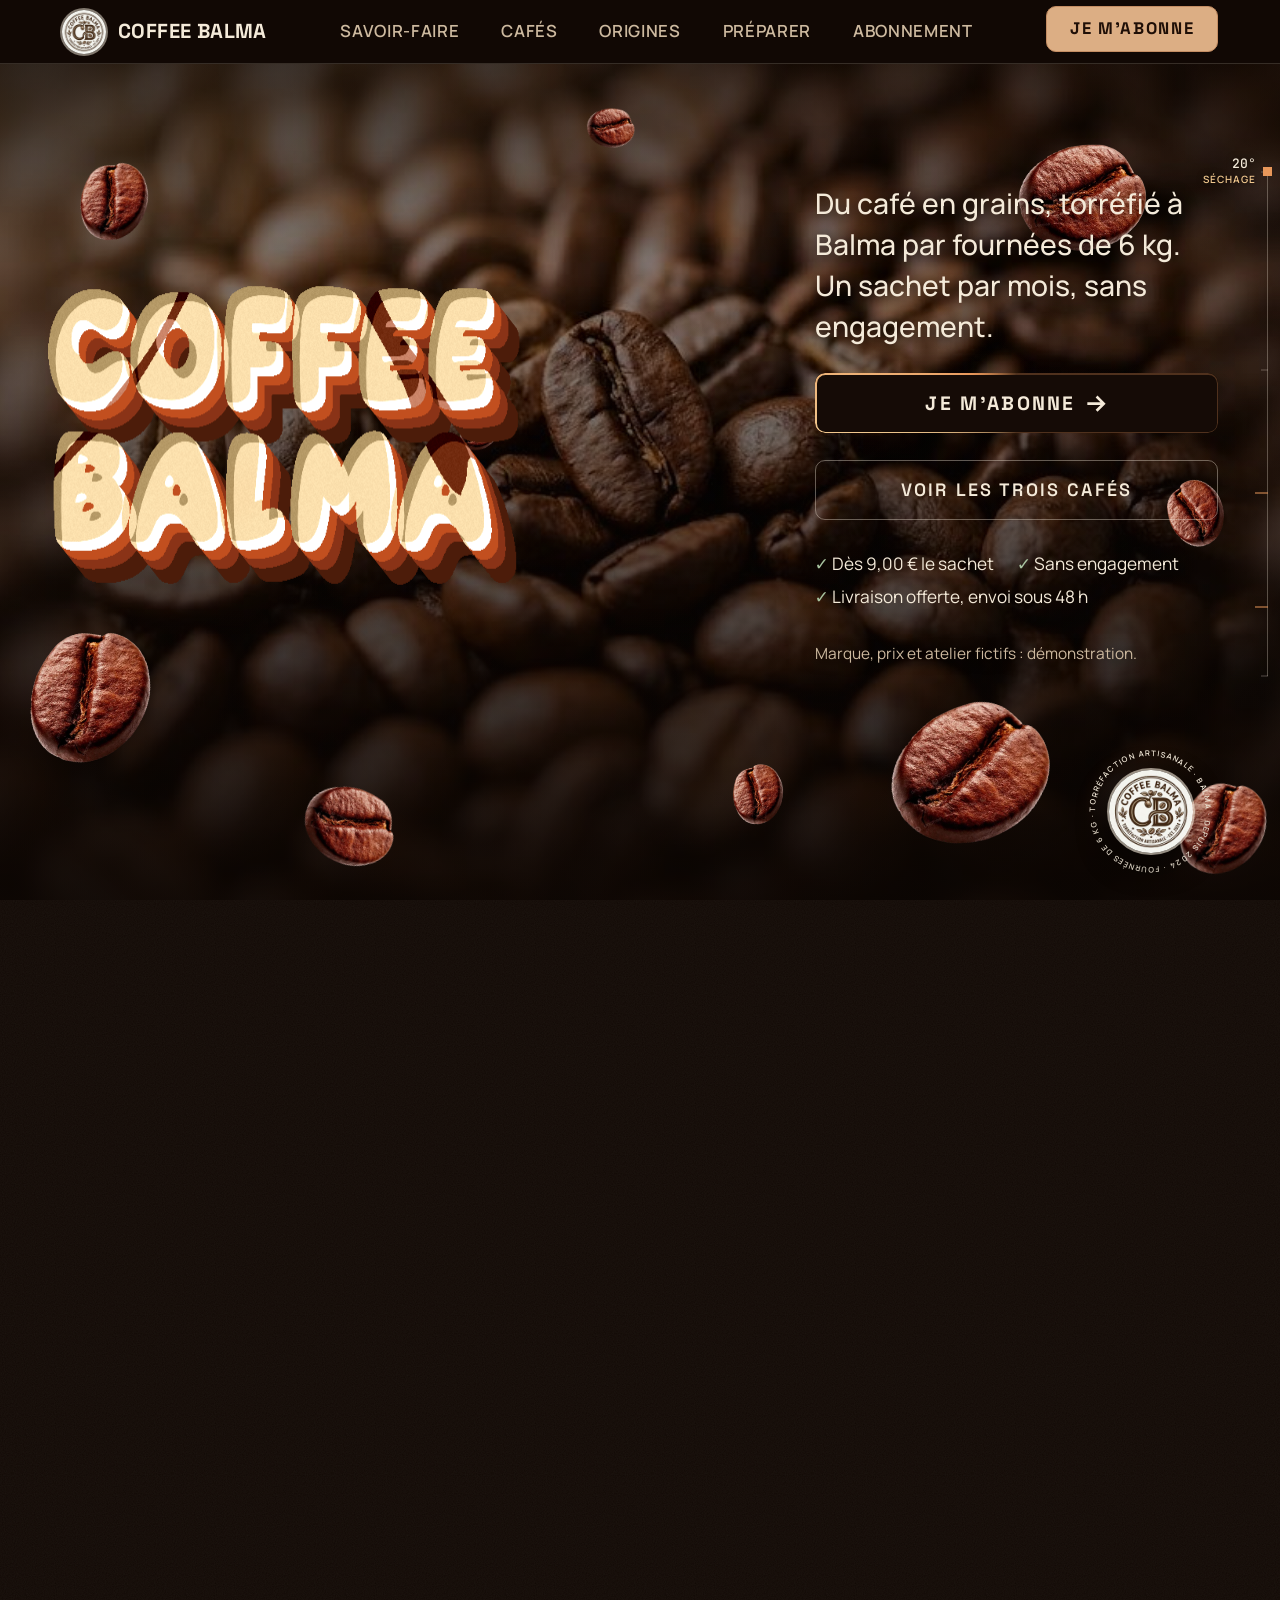
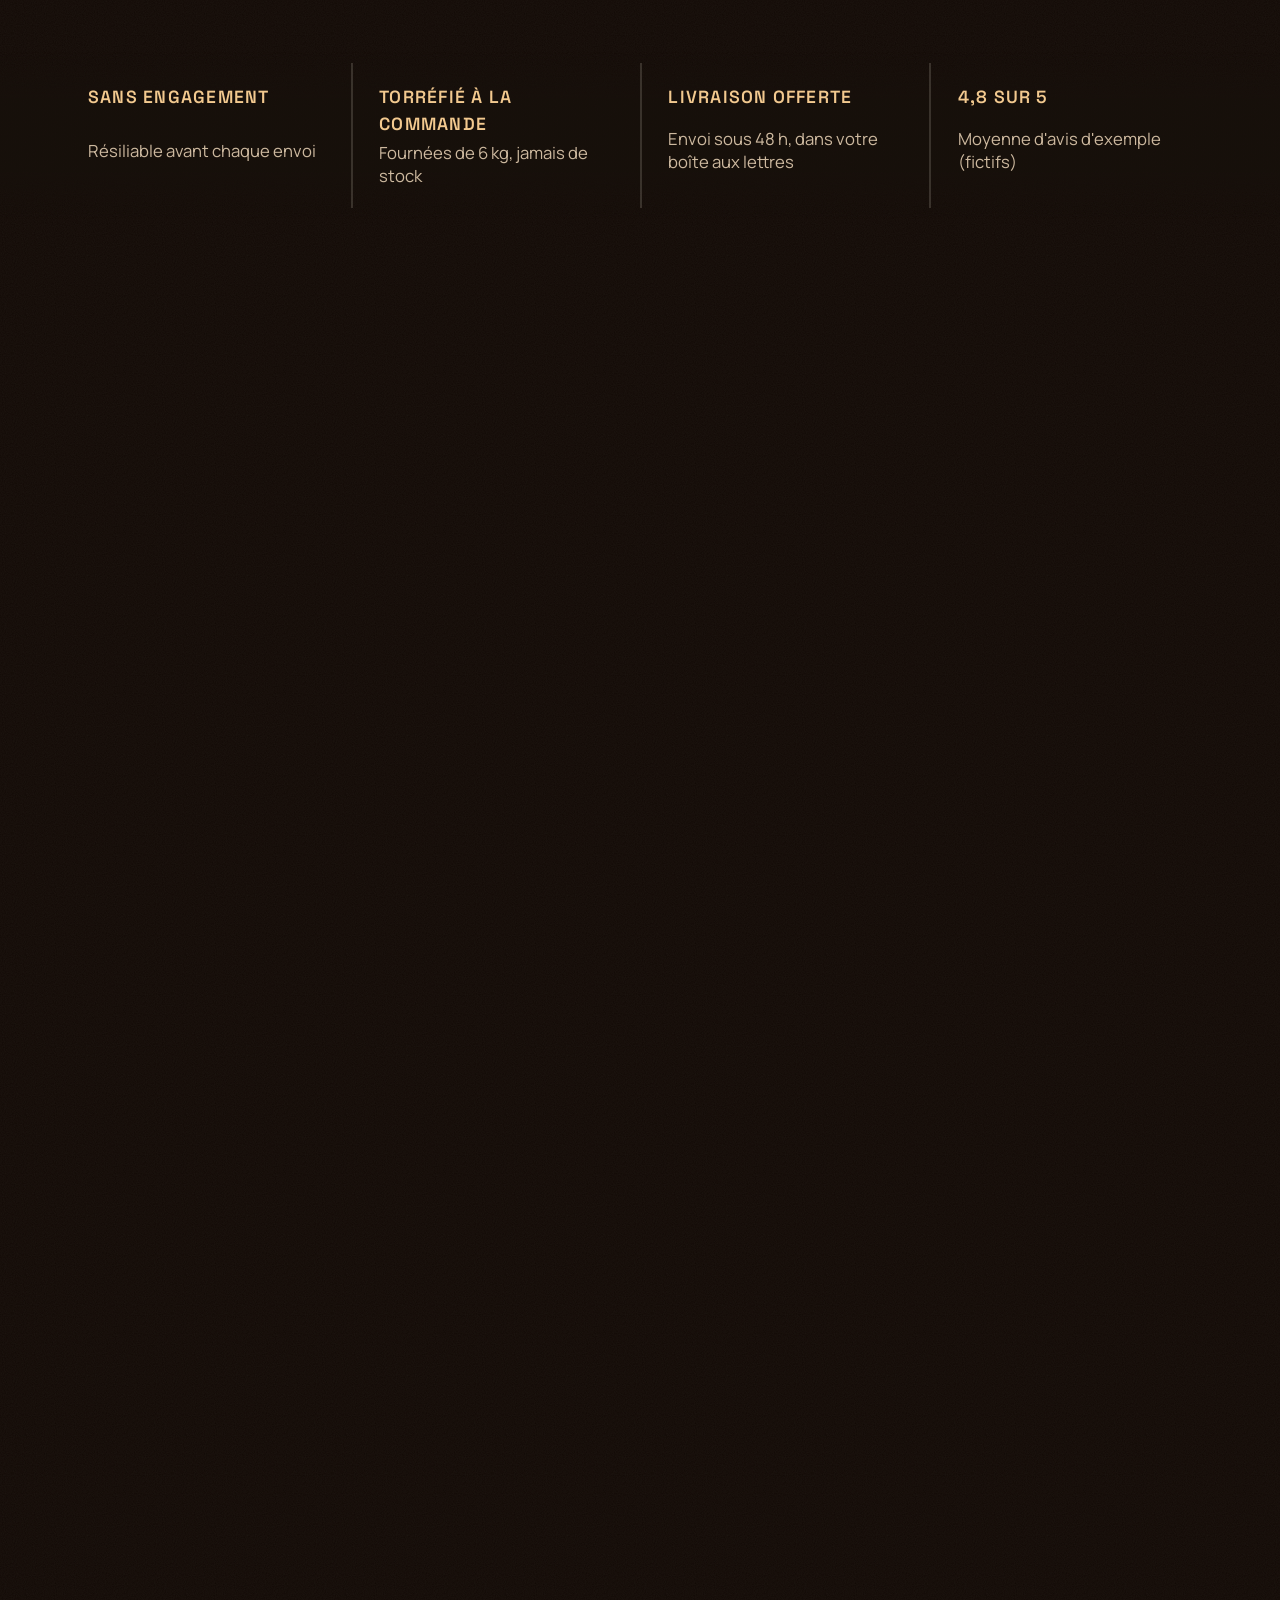
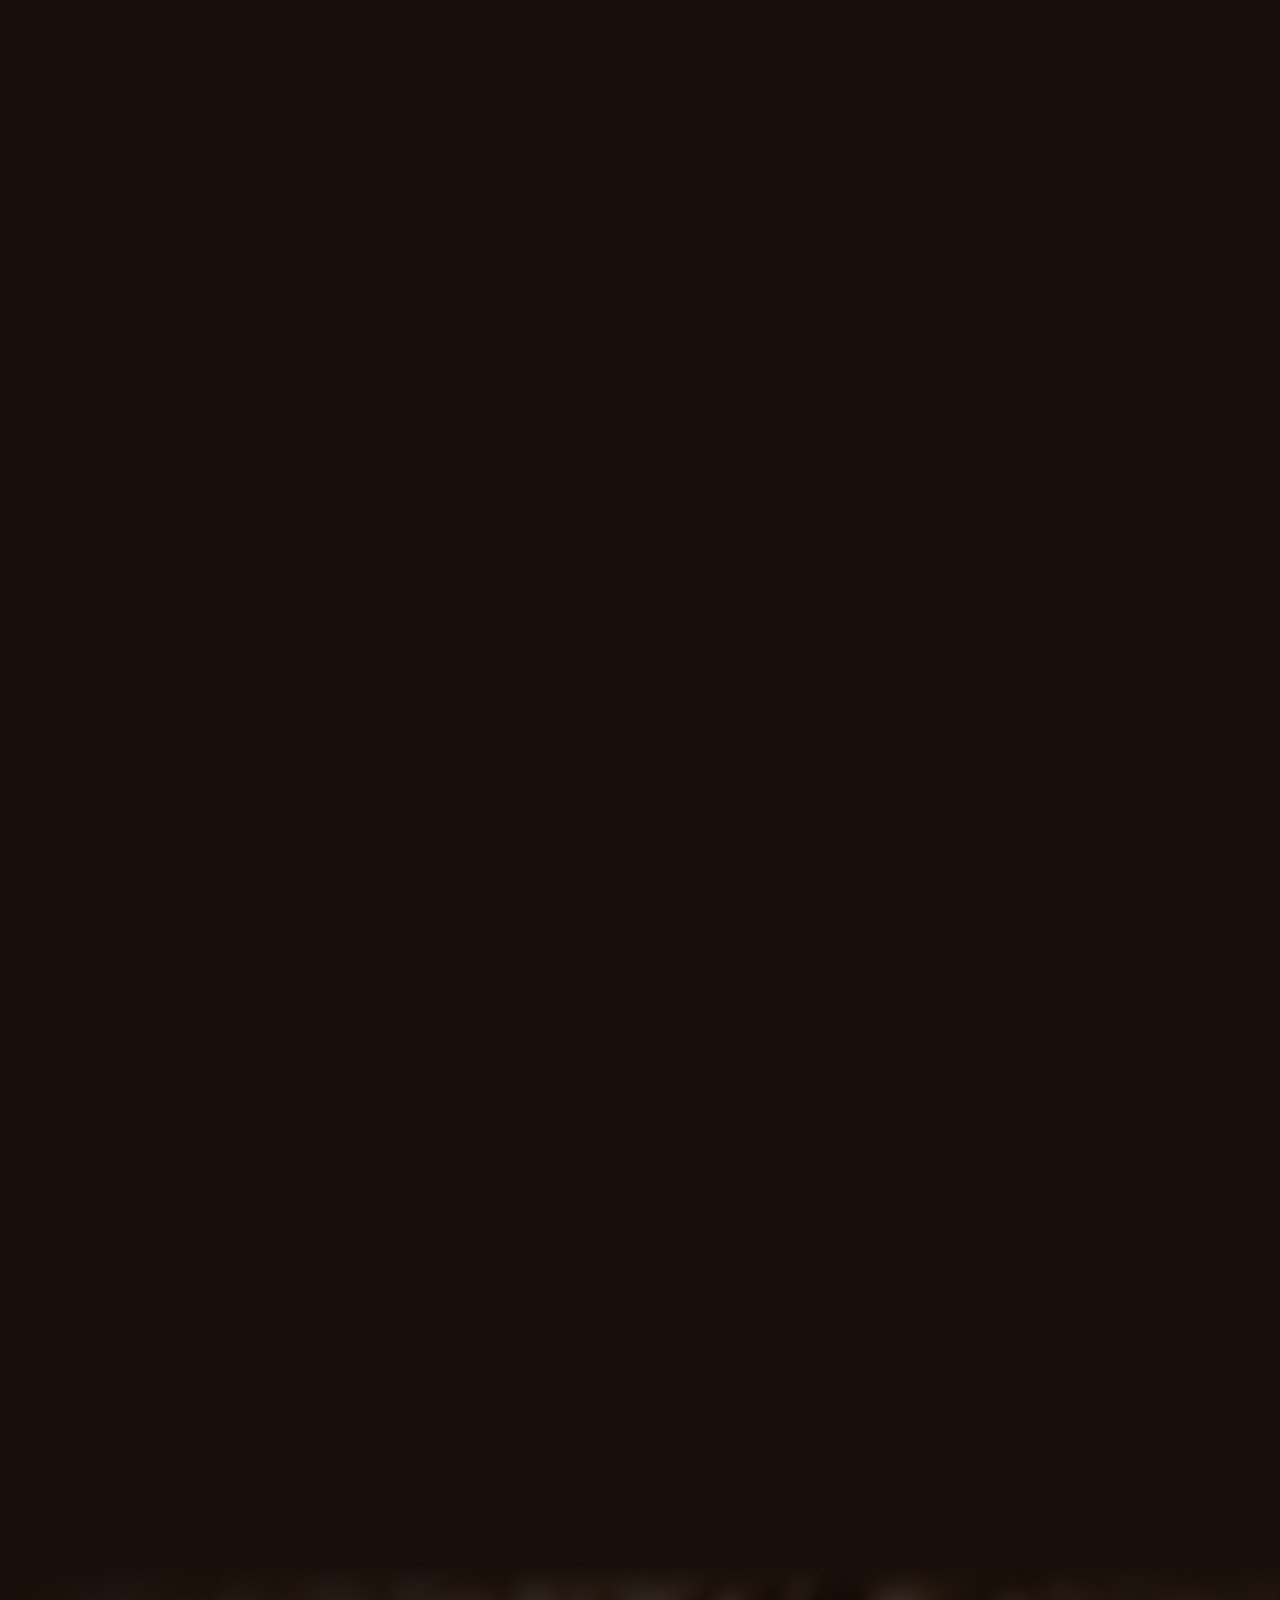
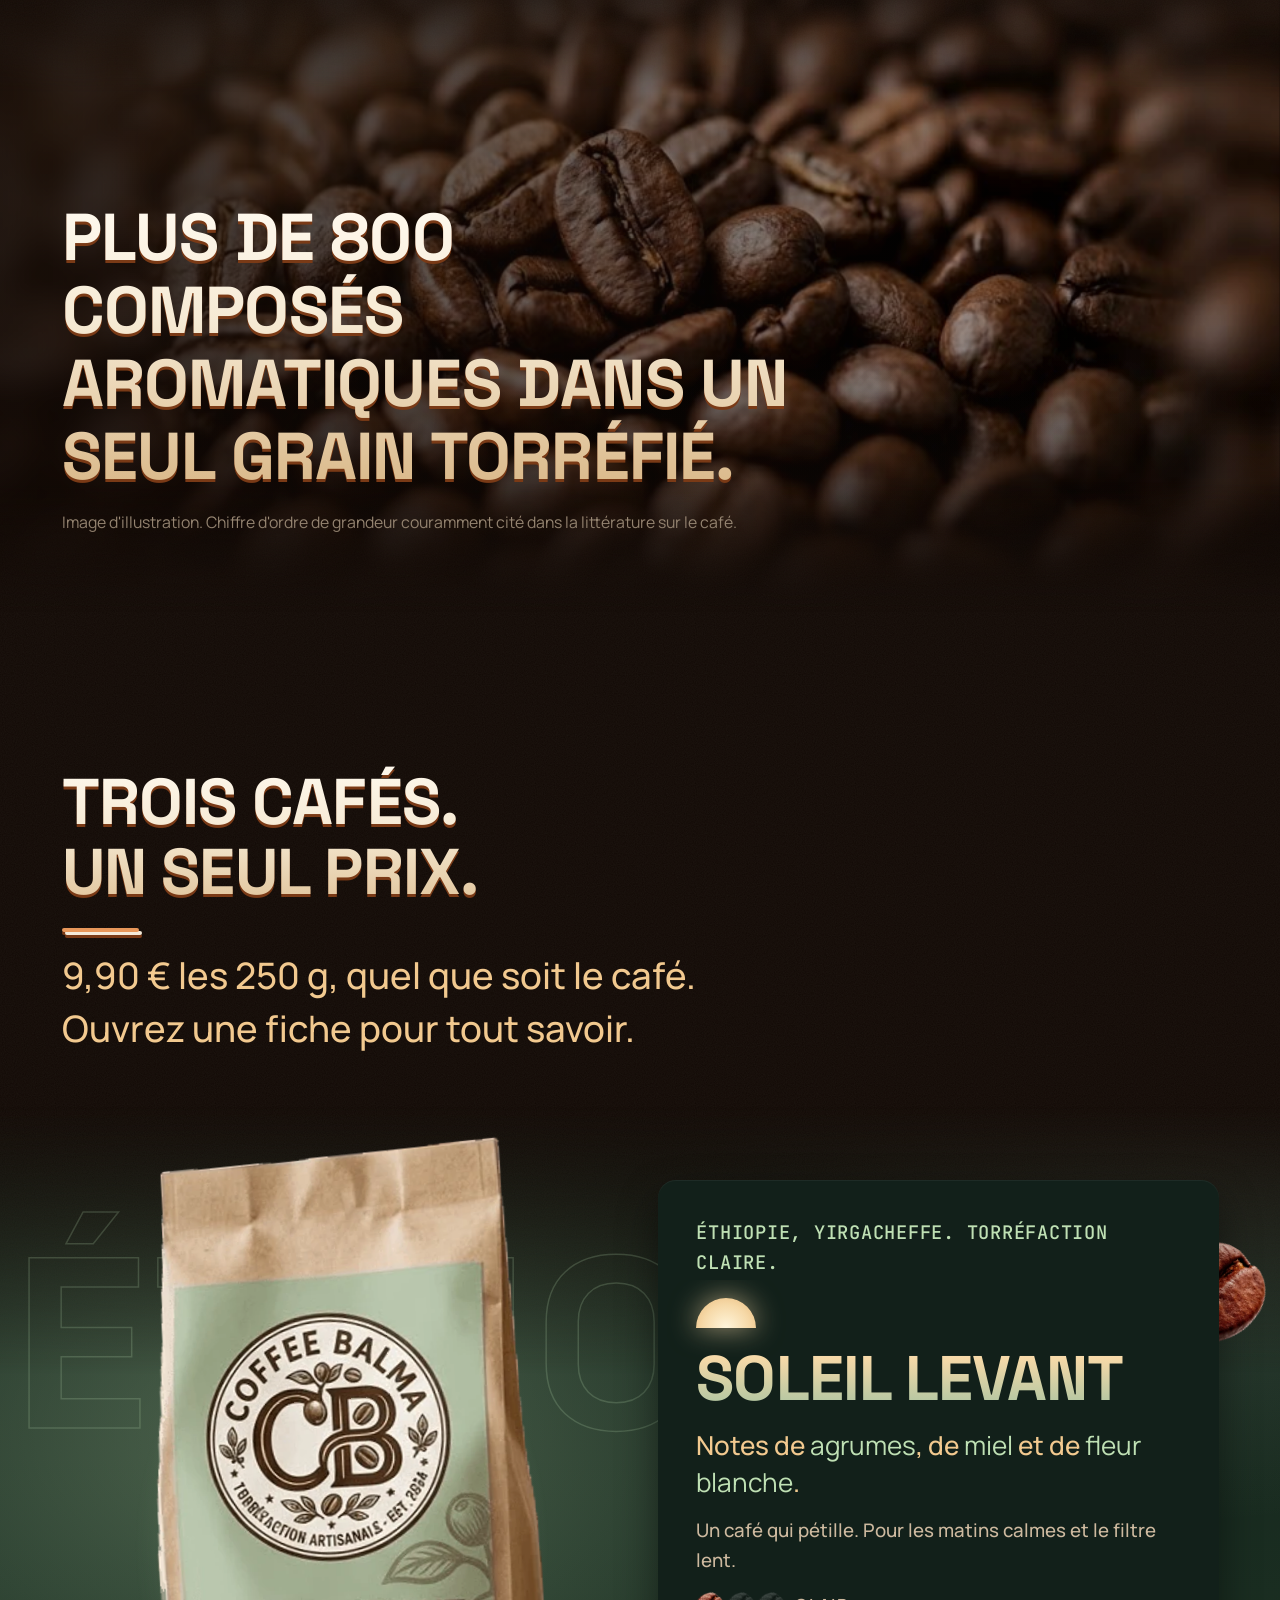
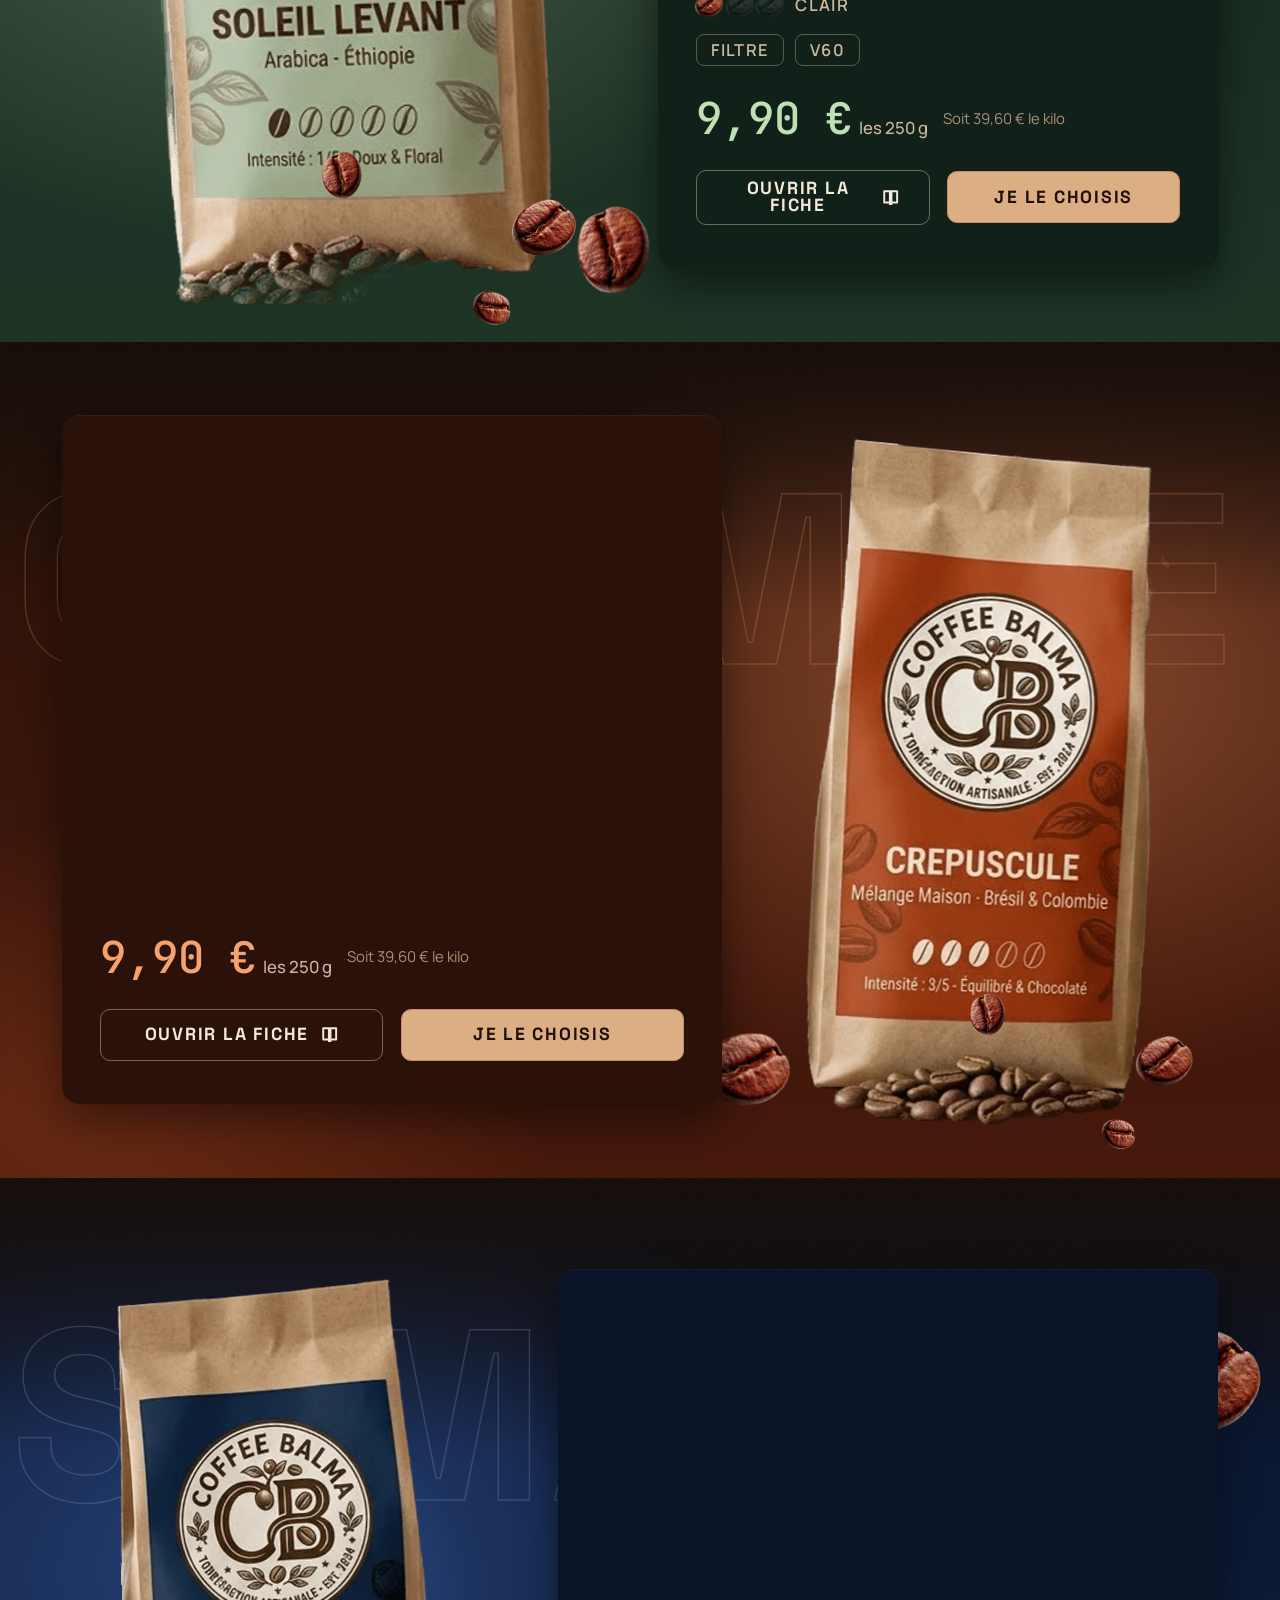
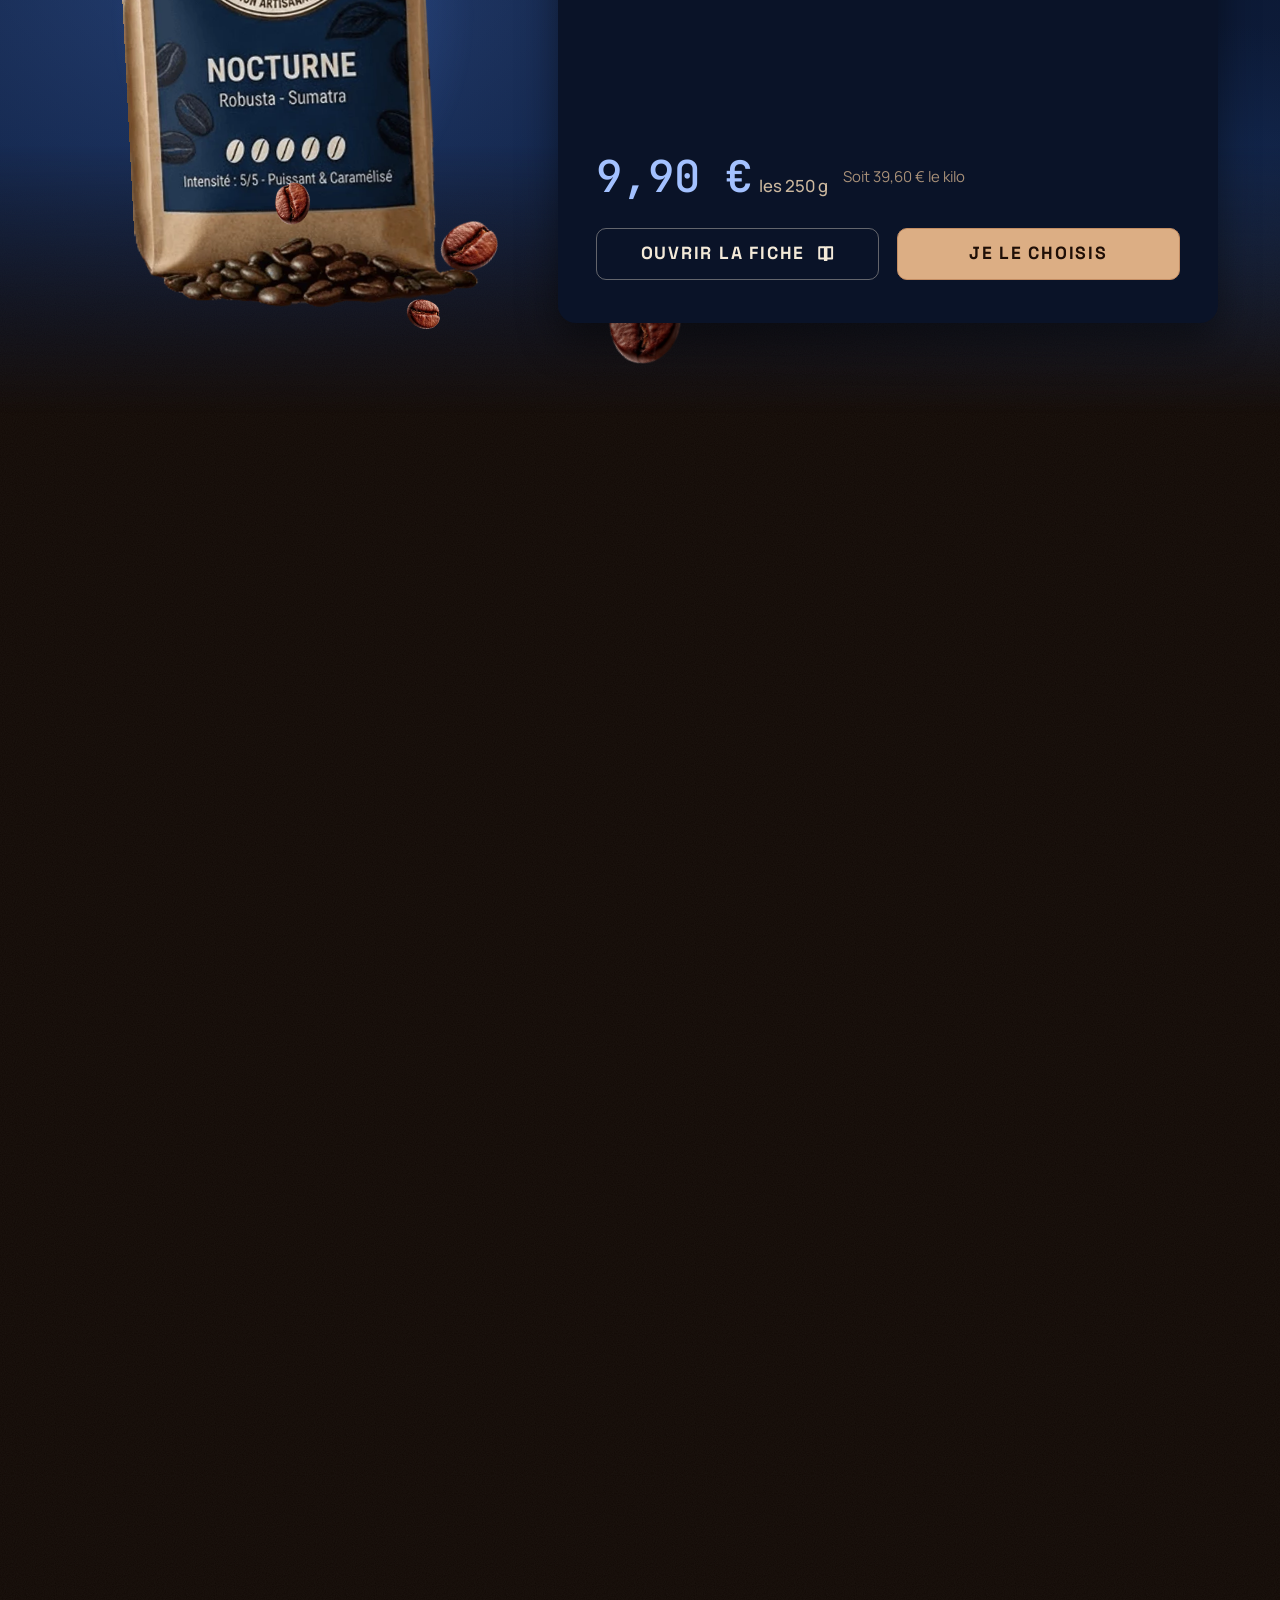
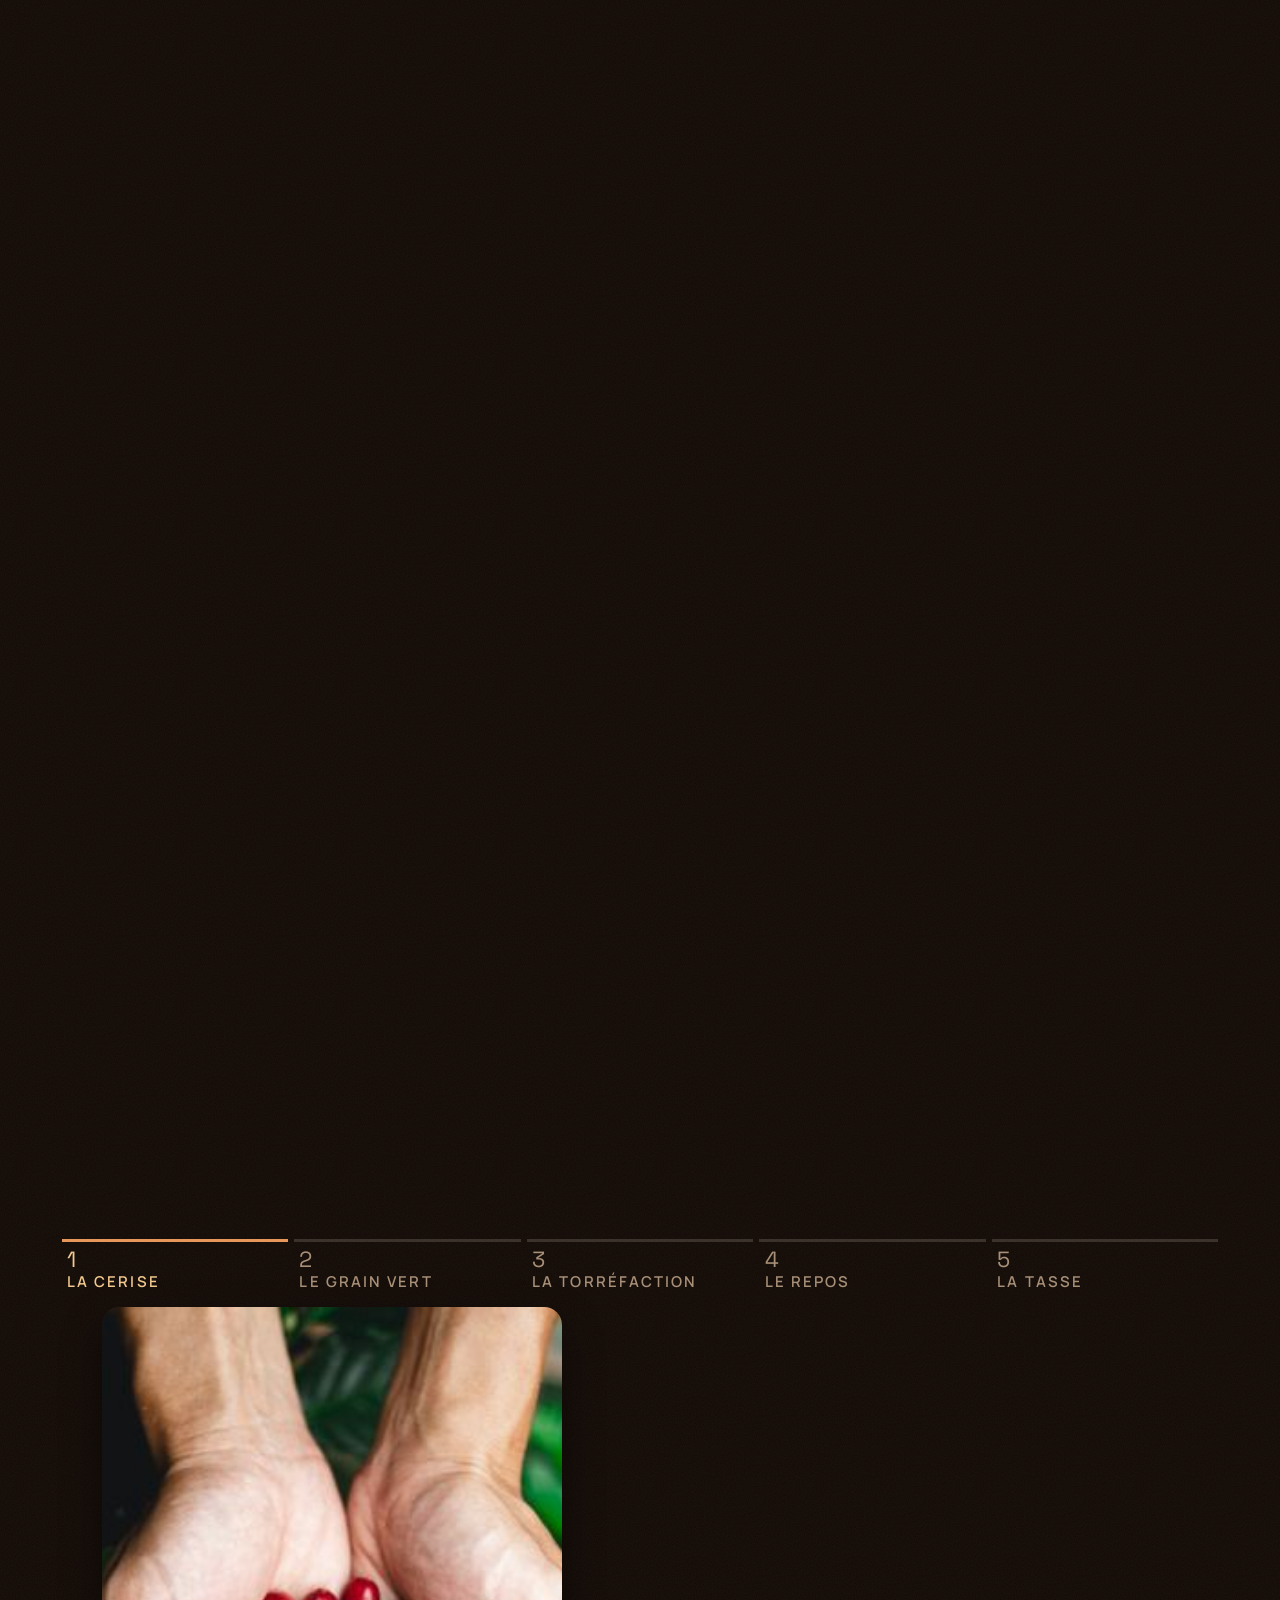
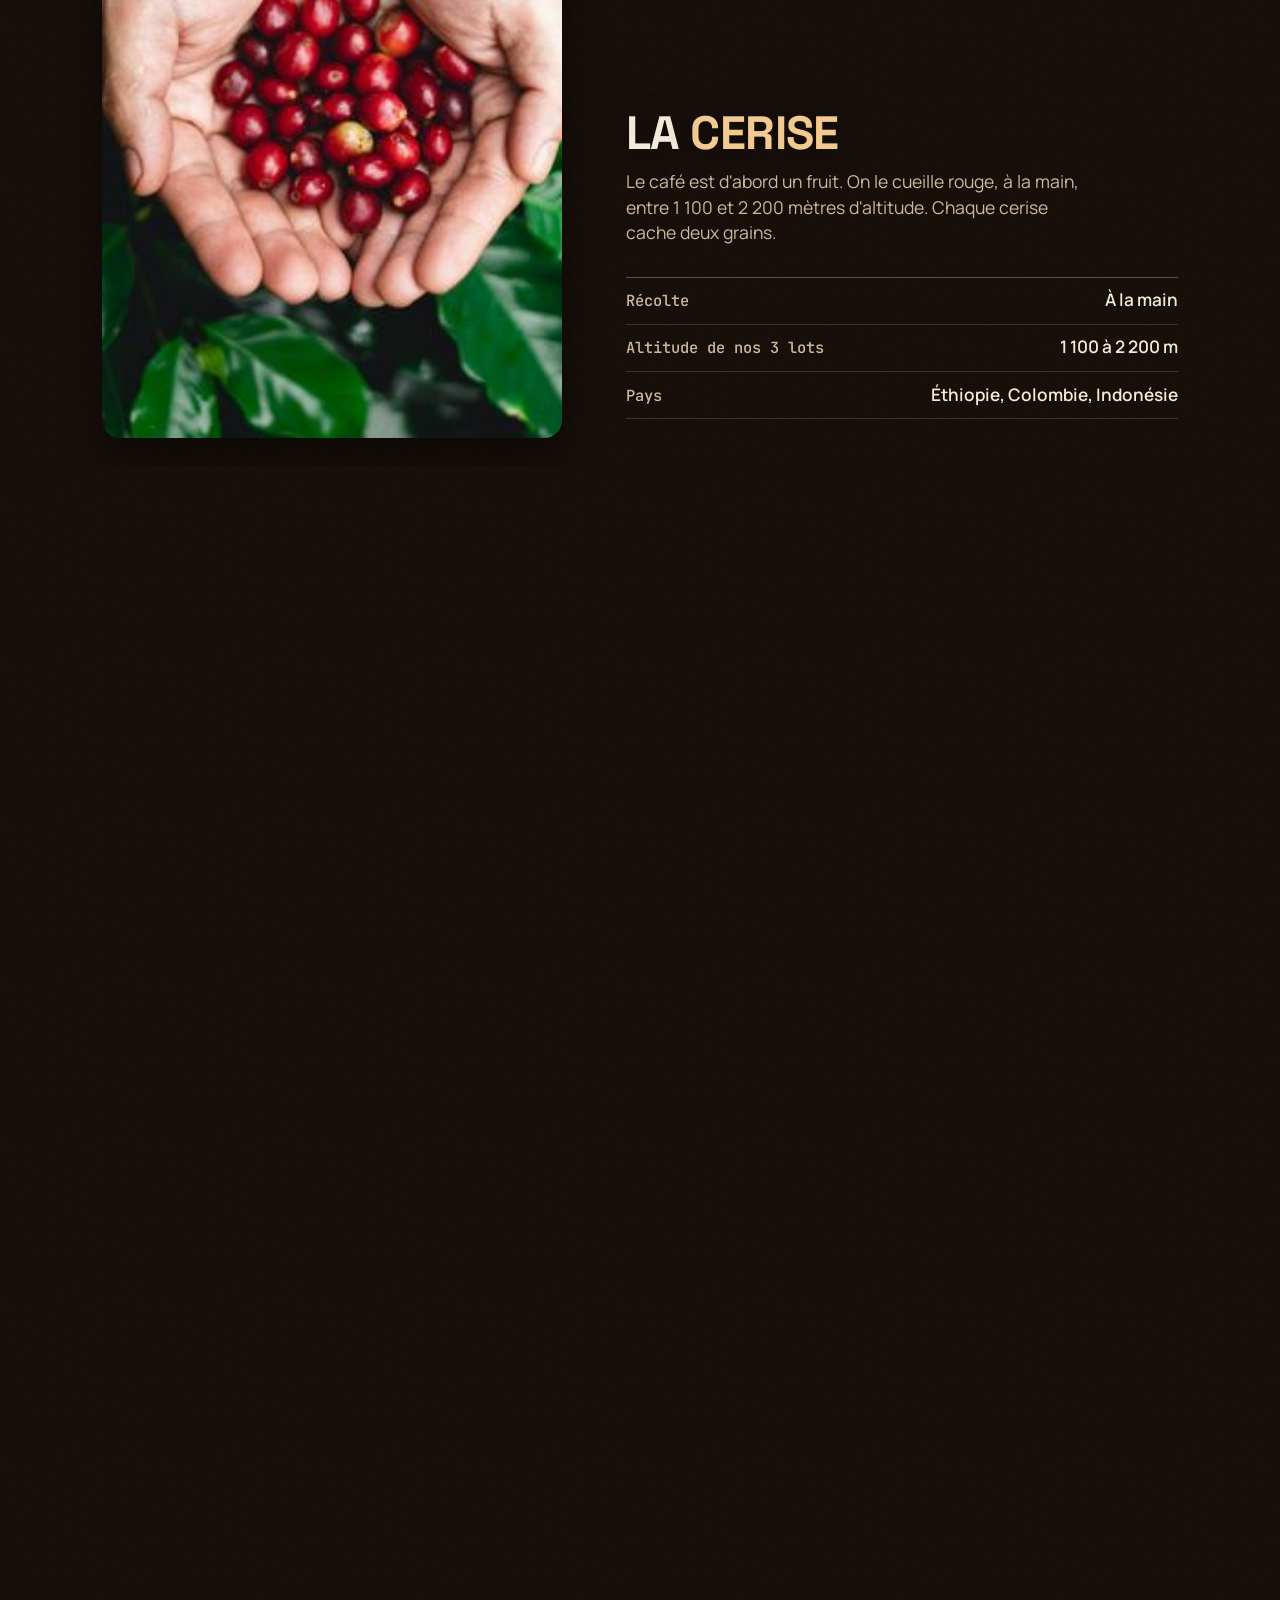
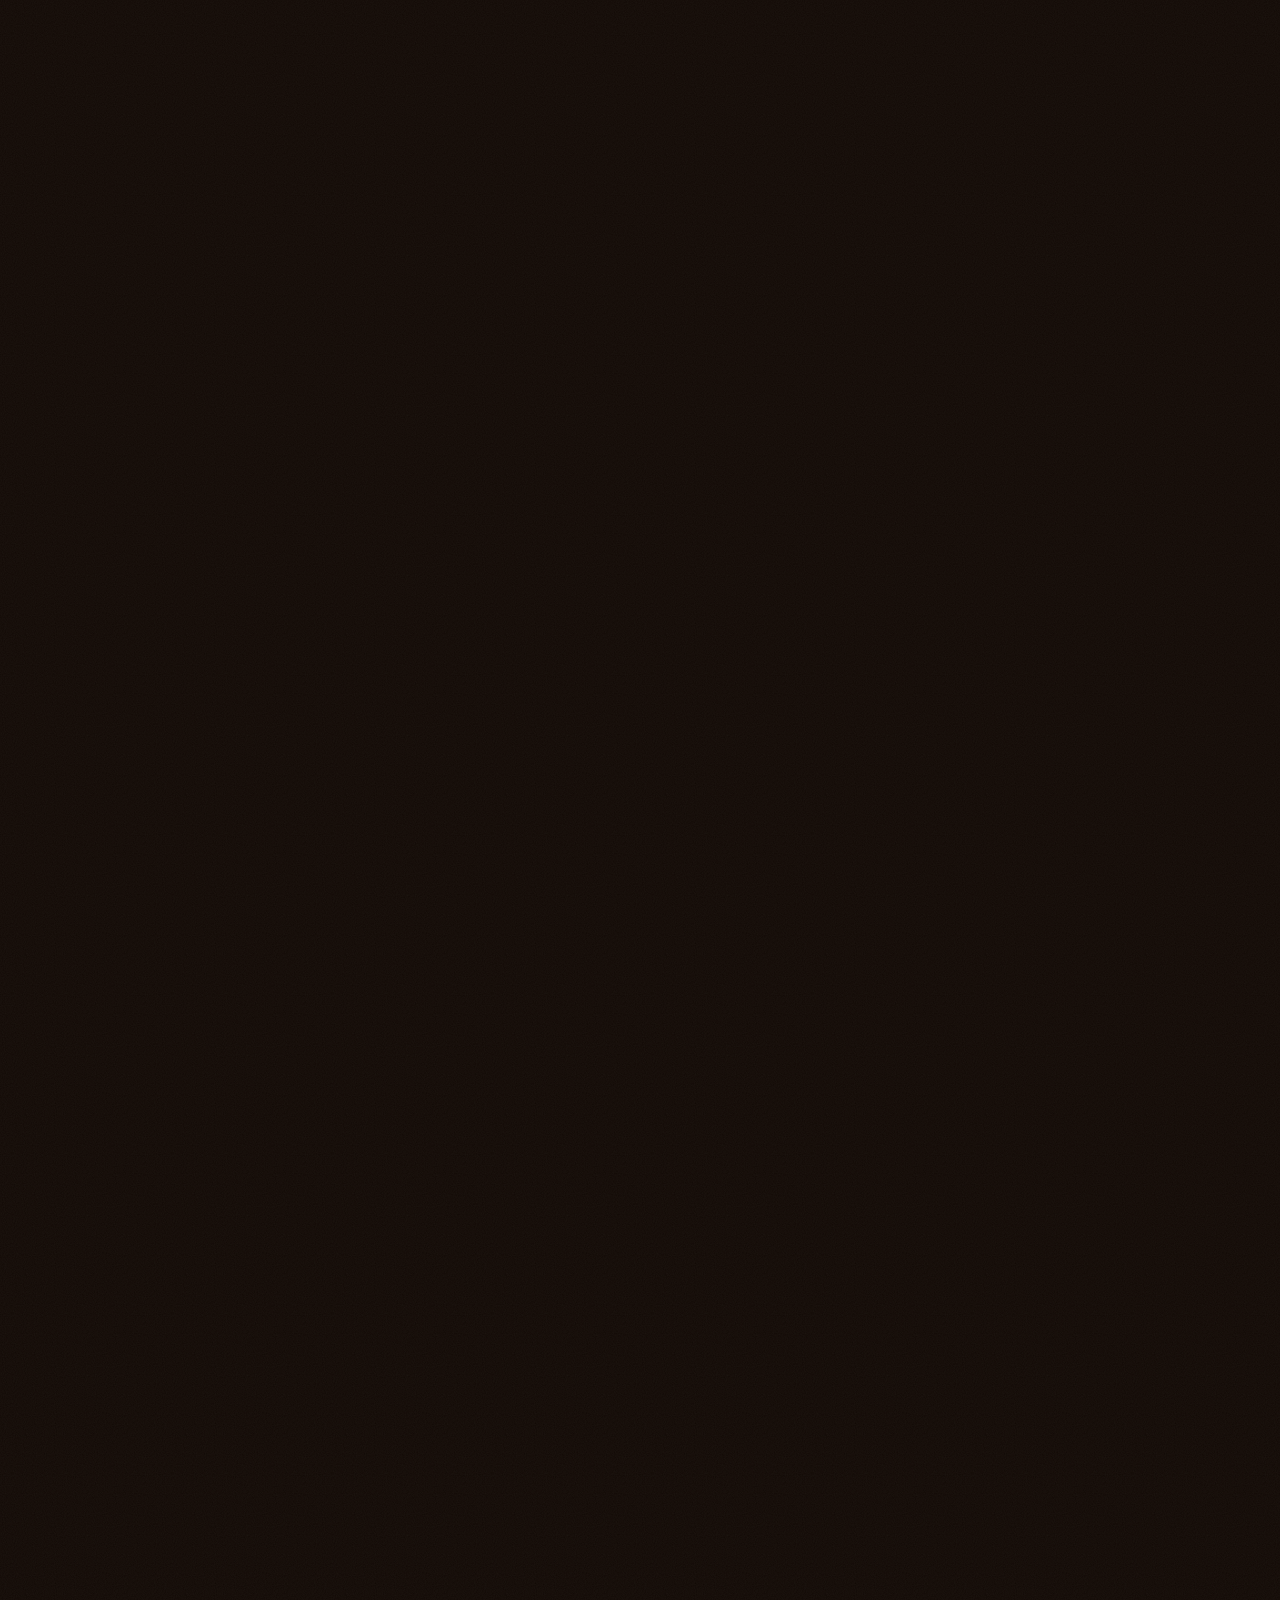
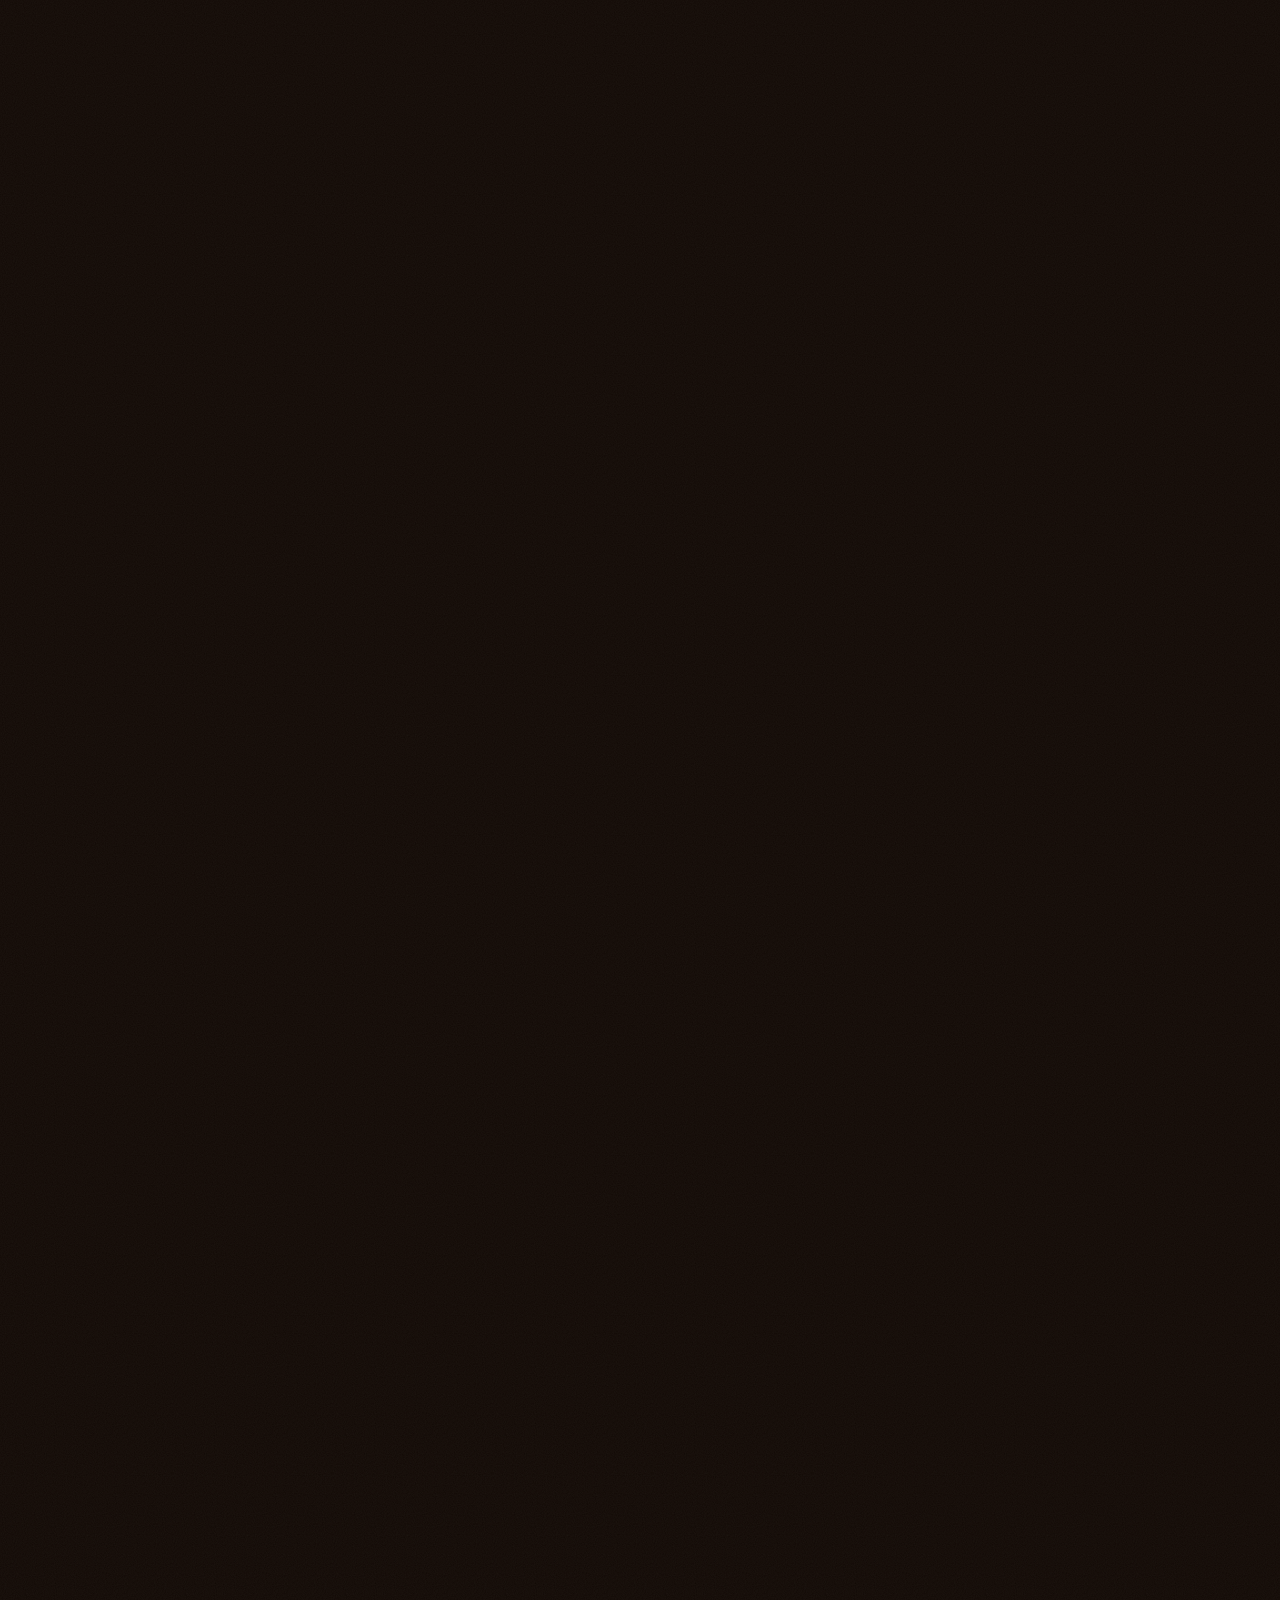
<file: index.html>
<!DOCTYPE html>
<html lang="fr">
<head>
<meta charset="utf-8">
<meta name="viewport" content="width=device-width, initial-scale=1">
<meta name="theme-color" content="#110905">
<title>Coffee Balma | Torréfaction artisanale à Balma</title>
<meta name="description" content="Coffee Balma, torréfacteur artisanal (marque fictive de démonstration). Trois cafés en grains, fournées de 6 kg, un abonnement mensuel sans engagement.">
<meta property="og:type" content="website"><meta property="og:title" content="Coffee Balma | Torréfaction artisanale à Balma"><meta property="og:description" content="Trois cafés en grains, fournées de 6 kg, un abonnement mensuel sans engagement (marque fictive de démonstration)."><meta name="twitter:card" content="summary">
<link rel="icon" href="images/opt/logo-s.jpg" type="image/jpeg">
<link rel="preload" as="image" href="images/opt/grain.jpg" fetchpriority="high">
<link rel="preload" href="fonts/manrope.woff2" as="font" type="font/woff2" crossorigin><link rel="preload" href="fonts/space-grotesk.woff2" as="font" type="font/woff2" crossorigin>
<script>
(function(){var r=document.documentElement;r.classList.add('js');
if(!matchMedia('(prefers-reduced-motion: reduce)').matches){r.classList.add('motion');}})();
</script>
<script>try{if(sessionStorage.getItem('cb-wipe'))document.documentElement.classList.add('cb-arrive')}catch(e){}</script>
<link rel="stylesheet" href="assets/site.css">

</head>
<body data-page="home">
<a class="skip" href="#main">Aller au contenu</a>
<div class="tint" aria-hidden="true"><i class="c" style="background:#3a4a2c"></i><i class="c" style="background:#5c5022"></i><i class="c" style="background:#5a3214"></i><i class="c" style="background:#2a170c"></i><i class="c" style="background:#110905"></i><i class="ph"></i></div>
<aside class="rail" id="rail" aria-hidden="true"><div class="rail-line"><i id="rail-fill"></i></div><span class="rail-tick" style="--f:0"></span><span class="rail-tick" style="--f:.392"></span><span class="rail-tick is-phase" style="--f:.637"></span><span class="rail-tick is-phase" style="--f:.863"></span><span class="rail-tick" style="--f:1"></span><div class="rail-mark" id="rail-mark"><b id="rail-t">20</b><span id="rail-ph">Séchage</span></div></aside>
<svg width="0" height="0" style="position:absolute" aria-hidden="true" focusable="false">
  <defs>
    <symbol id="tear" viewBox="0 0 1200 40" preserveAspectRatio="none"><path d="M0 40V24L40 17 95 26 150 14 220 23 280 12 350 25 410 15 470 24 540 13 600 22 660 14 730 25 790 16 850 24 920 12 990 23 1050 15 1110 25 1160 14 1200 21V40Z"/></symbol>
    <symbol id="arrow" viewBox="0 0 24 24"><path d="M3 12h16M13 5l7 7-7 7" fill="none" stroke="currentColor" stroke-width="3" stroke-linecap="square"/></symbol>
    <symbol id="book" viewBox="0 0 24 24"><path d="M4 4h7a2 2 0 0 1 2 2v14a2 2 0 0 0-2-2H4zM20 4h-7a2 2 0 0 0-2 2v14a2 2 0 0 1 2-2h7z" fill="none" stroke="currentColor" stroke-width="2.4" stroke-linejoin="round"/></symbol>
  </defs>
</svg>

<header class="topbar">
  <div class="wrap">
    <a class="brand" href="#top" aria-label="Coffee Balma, retour en haut de page"><img src="images/opt/logo-s.jpg" width="46" height="46" alt=""><span>Coffee Balma</span></a>
    <nav class="nav-d" aria-label="Navigation principale">
      <a href="#histoire">Savoir-faire</a><a href="#cafes">Cafés</a><a href="#origines">Origines</a><a href="#preparation">Préparer</a><a href="abonnement.html">Abonnement</a>
    </nav>
    <div class="bar-tools">
      <a class="hours-pill" id="hp" href="#atelier" title="Horaires fictifs"><span class="dot" aria-hidden="true"></span><span id="hp-t"></span></a>
      <button class="icon-btn menu-btn" type="button" popovertarget="menu" aria-label="Ouvrir le menu"><svg viewBox="0 0 24 24" aria-hidden="true"><path d="M3 7h18M3 12h18M3 17h18" stroke="currentColor" stroke-width="2.6" stroke-linecap="square"/></svg></button>
      <a class="btn btn-sm btn-main" href="abonnement.html" data-wipe>Je m'abonne</a>
    </div>
  </div>
  <div class="bar-prog" id="prog"></div>
</header>
<nav id="menu" popover class="menu-pop" aria-label="Menu">
  <a href="#histoire">Savoir-faire</a><a href="#cafes">Les 3 cafés</a><a href="#comment">Comment ça marche</a><a href="#avis">Avis</a><a href="#voyage">Du grain à la tasse</a><a href="#produits">Produits</a><a href="#saveurs">Roue des saveurs</a><a href="#quiz">Quel café pour moi</a><a href="#origines">Origines</a><a href="#preparation">Préparer</a><a href="#faq">Questions</a><a href="#atelier">L'atelier</a><a href="abonnement.html">Abonnement</a>
</nav>

<main id="main">


<!-- ===== Scène A : plongée dans les grains ===== -->
<section class="hero-track" id="top" aria-labelledby="h1" data-scene="hero">
  <div class="hero-stage pin">
    <div class="hero-bg"><img src="images/opt/grain.jpg" width="1200" height="672" fetchpriority="high" decoding="async" alt="Gros plan sur des grains de café torréfiés, brillants, dans une lumière chaude"><video muted loop playsinline preload="none" disablepictureinpicture aria-hidden="true" tabindex="-1" poster="images/opt/grain.jpg"><source src="video/falling-beans.mp4" type="video/mp4"></video></div>
    <div class="hero-vig"></div>
    <div class="fbeans" id="fbeans" aria-hidden="true"></div>
    <div class="hero-intro" id="hero-intro">
      <h1 class="hero-word" id="h1"><span class="w"><span>Coffee</span></span><span class="w b"><span>Balma</span></span></h1>
      <div class="hero-side">
      <p class="hero-tag">Du café en grains, torréfié à Balma par fournées de 6 kg. Un sachet par mois, sans engagement.</p>
      <div class="hero-cta">
        <a class="btn btn-main" href="abonnement.html" data-wipe>Je m'abonne <svg aria-hidden="true"><use href="#arrow"/></svg></a>
        <a class="btn" href="#cafes">Voir les trois cafés</a>
      </div>
      <ul class="hero-assure"><li>Dès 9,00 € le sachet</li><li>Sans engagement</li><li>Livraison offerte, envoi sous 48 h</li></ul>
      <p class="hero-price"><span class="fiction">Marque, prix et atelier fictifs : démonstration.</span></p>
      </div>
    </div>
    <div class="badge" id="hero-badge"><svg viewBox="0 0 200 200" aria-hidden="true"><defs><path id="circ" d="M100 100m-82 0a82 82 0 1 1 164 0a82 82 0 1 1-164 0"/></defs><text><textPath href="#circ" textLength="512" lengthAdjust="spacing">Torréfaction artisanale · Balma · depuis 2024 · Fournées de 6 kg ·</textPath></text></svg><img src="images/opt/logo-s.jpg" width="100" height="100" alt="Tampon rond Coffee Balma, torréfaction artisanale, depuis 2024"></div>
    <div class="hero-outro" id="hero-outro">
      <h2>Torréfié à Balma. Chez vous sous 48 h.</h2>
      <a class="btn btn-main btn-a" href="abonnement.html" data-wipe>Je m'abonne <svg aria-hidden="true"><use href="#arrow"/></svg></a>
    </div>
  </div>
</section>
<section class="assure" aria-label="Nos engagements"><div class="wrap"><ul>
  <li><b>Sans engagement</b><span>Résiliable avant chaque envoi</span></li>
  <li><b>Torréfié à la commande</b><span>Fournées de 6 kg, jamais de stock</span></li>
  <li><b>Livraison offerte</b><span>Envoi sous 48 h, dans votre boîte aux lettres</span></li>
  <li><b>4,8 sur 5</b><span>Moyenne d'avis d'exemple (fictifs)</span></li>
</ul></div></section>

<!-- ===== Histoire et savoir-faire ===== -->
<section class="story" id="histoire" aria-labelledby="story-h">
  <div class="wrap">
    <div class="story-top">
      <h2 class="h2" id="story-h">Un atelier, une torréfactrice, <span>6 kg à la fois.</span></h2>
      <div>
        <p class="hand lead">Inès Calmette a ouvert l'atelier de Balma en 2024. Elle torréfie seule, sur un tambour qui ne contient pas plus de six kilos.</p>
        <div class="story-sign"><span class="sample">Exemple fictif</span><span class="fiction">Inès Calmette et l'atelier sont des personnages inventés.</span></div>
      </div>
    </div>
    <ol class="points">
      <li class="point"><div class="big tabnum">6<small>kg</small></div><div><h3>Une petite fournée</h3><p>Le tambour chauffe, Inès écoute, regarde, goûte. Avec six kilos, elle corrige la chaleur à la minute. Un grain brûlé ne se cache pas dans un sac de soixante.</p></div></li>
      <li class="point"><div class="big tabnum">3</div><div><h3>Trois cafés, pas un de plus</h3><p>Un clair, un moyen, un foncé. Chacun vient d'une ferme que l'atelier a goûtée avant d'acheter. Vous ne choisissez plus parmi trente références.</p></div></li>
      <li class="point"><div class="big tabnum">48<small>h</small></div><div><h3>Chez vous sous 48 heures</h3><p>Chaque commande part de l'atelier dans les deux jours. Le café n'attend pas dans un entrepôt. Il arrive en grains, dans un sachet kraft.</p></div></li>
    </ol>
  </div>
</section>

<section class="bleed" aria-label="Gros plan sur des grains torréfiés">
  <img src="images/opt/grain.jpg" width="1200" height="672" loading="lazy" decoding="async" alt="Gros plan sur des grains de café torréfiés, la fente bien visible" data-par="0.1">
  <div class="wrap"><h2>Plus de 800 composés aromatiques dans un seul grain torréfié.</h2><p>Image d'illustration. Chiffre d'ordre de grandeur couramment cité dans la littérature sur le café.</p></div>
</section>

<!-- ===== Les 3 cafés ===== -->
<section class="cafes" id="cafes" aria-labelledby="cafes-h">
  <div class="wrap cafes-head">
    <h2 class="h2" id="cafes-h">Trois cafés.<br>Un seul prix.</h2>
    <p class="hand lead">9,90 € les 250 g, quel que soit le café. Ouvrez une fiche pour tout savoir.</p>
  </div>

  <article class="cafe cafe-aube" data-cafe="aube" aria-labelledby="c-aube">
    <div class="wrap cafe-in">
      <div class="cafe-media pack" aria-hidden="false"><img class="pk" src="images/opt/pack-aube.webp" width="401" height="760" loading="lazy" decoding="async" alt="Sachet de Soleil Levant : kraft et étiquette vert sauge, café d'Éthiopie"><img class="pb pb1" src="images/opt/bean-s.webp" alt="" width="60" height="60"><img class="pb pb2" src="images/opt/bean-s.webp" alt="" width="60" height="60"><img class="pb pb3" src="images/opt/bean-s.webp" alt="" width="60" height="60"></div>
      <div class="cafe-body">
        <p class="cafe-meta">Éthiopie, Yirgacheffe. Torréfaction claire.</p>
        <h3 id="c-aube">Soleil Levant</h3>
        <p class="notes hand">Notes de <b>agrumes</b>, de <b>miel</b> et de <b>fleur blanche</b>.</p>
        <p class="cafe-p">Un café qui pétille. Pour les matins calmes et le filtre lent.</p>
        <div class="roast-scale"><ul aria-hidden="true"><li class="on"><img class="bi" src="images/opt/bean-s.webp" alt="" width="40" height="40"></li><li><img class="bi" src="images/opt/bean-s.webp" alt="" width="40" height="40"></li><li><img class="bi" src="images/opt/bean-s.webp" alt="" width="40" height="40"></li></ul><span>Clair</span></div>
        <ul class="tags" aria-label="Préparations conseillées"><li>Filtre</li><li>V60</li></ul>
        <div class="cafe-foot"><div class="price tabnum">9,90 €<small>les 250 g</small></div><span class="kg">Soit 39,60 € le kilo</span></div>
        <div class="cafe-foot"><button class="btn btn-line" type="button" data-open="aube">Ouvrir la fiche <svg aria-hidden="true"><use href="#book"/></svg></button><button class="btn btn-main" type="button" data-choose="aube">Je le choisis</button></div>
      </div>
    </div>
  </article>
  <svg class="tear" aria-hidden="true" style="color:var(--kraft)"><use href="#tear"/></svg>

  <article class="cafe cafe-zenith" data-cafe="zenith" aria-labelledby="c-zenith">
    <div class="wrap cafe-in">
      <div class="cafe-media pack" aria-hidden="false"><img class="pk" src="images/opt/pack-zenith.webp" width="401" height="760" loading="lazy" decoding="async" alt="Sachet de Crépuscule : kraft et étiquette terracotta, café de Colombie"><img class="pb pb1" src="images/opt/bean-s.webp" alt="" width="60" height="60"><img class="pb pb2" src="images/opt/bean-s.webp" alt="" width="60" height="60"><img class="pb pb3" src="images/opt/bean-s.webp" alt="" width="60" height="60"></div>
      <div class="cafe-body">
        <p class="cafe-meta">Mélange Brésil et Colombie. Torréfaction moyenne.</p>
        <h3 id="c-zenith" >Crépuscule</h3>
        <p class="notes hand">Notes de <b>caramel</b>, de <b>noisette</b> et de <b>chocolat au lait</b>.</p>
        <p class="cafe-p">Le café rond, celui qui plaît à tout le monde, avec ou sans lait.</p>
        <div class="roast-scale"><ul aria-hidden="true"><li class="on"><img class="bi" src="images/opt/bean-s.webp" alt="" width="40" height="40"></li><li class="on"><img class="bi" src="images/opt/bean-s.webp" alt="" width="40" height="40"></li><li><img class="bi" src="images/opt/bean-s.webp" alt="" width="40" height="40"></li></ul><span>Moyen</span></div>
        <ul class="tags" aria-label="Préparations conseillées"><li>Filtre</li><li>Piston</li><li>Espresso</li></ul>
        <div class="cafe-foot"><div class="price tabnum">9,90 €<small>les 250 g</small></div><span class="kg">Soit 39,60 € le kilo</span></div>
        <div class="cafe-foot"><button class="btn btn-line" type="button" data-open="zenith">Ouvrir la fiche <svg aria-hidden="true"><use href="#book"/></svg></button><button class="btn btn-main" type="button" data-choose="zenith">Je le choisis</button></div>
      </div>
    </div>
  </article>
  <svg class="tear" aria-hidden="true" style="color:var(--ink-2)"><use href="#tear"/></svg>

  <article class="cafe cafe-nuit on-dark" data-cafe="nuit" aria-labelledby="c-nuit">
    <div class="wrap cafe-in">
      <div class="cafe-media pack" aria-hidden="false"><img class="pk" src="images/opt/pack-nuit.webp" width="401" height="760" loading="lazy" decoding="async" alt="Sachet de Nocturne : kraft et étiquette bleu nuit, café d'Indonésie"><img class="pb pb1" src="images/opt/bean-s.webp" alt="" width="60" height="60"><img class="pb pb2" src="images/opt/bean-s.webp" alt="" width="60" height="60"><img class="pb pb3" src="images/opt/bean-s.webp" alt="" width="60" height="60"></div>
      <div class="cafe-body">
        <p class="cafe-meta">Robusta, Sumatra. Torréfaction foncée.</p>
        <h3 id="c-nuit">Nocturne</h3>
        <p class="notes hand">Notes de <b>cacao noir</b>, d'<b>épices</b> et de <b>fruits secs grillés</b>.</p>
        <p class="cafe-p">Dense, long en bouche. Pour l'espresso et le café au lait.</p>
        <div class="roast-scale"><ul aria-hidden="true"><li class="on"><img class="bi" src="images/opt/bean-s.webp" alt="" width="40" height="40"></li><li class="on"><img class="bi" src="images/opt/bean-s.webp" alt="" width="40" height="40"></li><li class="on"><img class="bi" src="images/opt/bean-s.webp" alt="" width="40" height="40"></li></ul><span>Foncé</span></div>
        <ul class="tags" aria-label="Préparations conseillées"><li>Espresso</li><li>Moka</li><li>Piston</li></ul>
        <div class="cafe-foot"><div class="price tabnum">9,90 €<small>les 250 g</small></div><span class="kg">Soit 39,60 € le kilo</span></div>
        <div class="cafe-foot"><button class="btn btn-line" type="button" data-open="nuit">Ouvrir la fiche <svg aria-hidden="true"><use href="#book"/></svg></button><button class="btn btn-main" type="button" data-choose="nuit">Je le choisis</button></div>
      </div>
    </div>
  </article>
</section>
<section class="how" id="comment" aria-labelledby="how-h"><div class="wrap">
  <h2 class="h2" id="how-h">Comment ça marche</h2>
  <p class="how-lead">Trois gestes, un café frais chaque mois. Vous gardez la main : changez de café, mettez en pause, arrêtez, quand vous voulez.</p>
  <div class="how-grid">
    <div class="how-step"><span class="how-n" aria-hidden="true">1</span><h3>Vous composez</h3><p>Un, deux ou quatre sachets par mois, un seul café ou un mélange des trois. Le carton se remplit sous vos yeux.</p></div>
    <div class="how-step"><span class="how-n" aria-hidden="true">2</span><h3>On torréfie</h3><p>Votre fournée sort du tambour dans la semaine. Elle repose quelques jours, puis part sous 48 h, jamais d'un stock qui dort.</p></div>
    <div class="how-step"><span class="how-n" aria-hidden="true">3</span><h3>Vous goûtez</h3><p>La boîte arrive dans votre boîte aux lettres. L'étiquette porte votre prénom, la date de torréfaction et la recette conseillée.</p></div>
  </div>
  <div class="cta-box how-cta"><div><h2>9,90 € le sachet de 250 g.</h2><p>1, 2 ou 4 sachets par mois. Sans engagement, résiliable avant chaque envoi.</p></div><a class="btn" href="abonnement.html" data-wipe>Composer ma boîte <svg aria-hidden="true"><use href="#arrow"/></svg></a></div>
</div></section>

<!-- ===== Avis ===== -->
<svg class="tear" aria-hidden="true" style="color:var(--kraft-2)"><use href="#tear"/></svg>
<section class="avis" id="avis" aria-labelledby="avis-h">
  <div class="wrap">
    <h2 class="h2" id="avis-h">Ce qu'on dit dans les cuisines</h2>
    <p class="fiction" style="margin-top:.8rem"><b>Avis d'exemple.</b> Les trois personnes ci-dessous sont fictives.</p>
    <div class="avis-grid">
      <figure class="note big"><span class="sample">Exemple fictif</span>
        <blockquote>« Je pensais ne pas aimer le café filtre. Avec Soleil Levant, j'ai senti l'orange avant de boire. Je suis revenue pour le deuxième sachet. »</blockquote>
        <figcaption class="who">Camille, 31 ans, Toulouse<span>Filtre V60 · Soleil Levant</span></figcaption>
        <div class="score" aria-label="Notes de dégustation : acidité 5 sur 5, rondeur 3 sur 5, amertume 1 sur 5"><div><span>Acidité</span><span class="d"><i class="on"></i><i class="on"></i><i class="on"></i><i class="on"></i><i class="on"></i></span></div><div><span>Rondeur</span><span class="d"><i class="on"></i><i class="on"></i><i class="on"></i><i></i><i></i></span></div><div><span>Amertume</span><span class="d"><i class="on"></i><i></i><i></i><i></i><i></i></span></div></div>
      </figure>
      <figure class="note"><span class="sample">Exemple fictif</span>
        <blockquote>« Il tient face au lait sans devenir plat. Je règle ma machine à 18 g, comme sur la fiche, et ça sort bien du premier coup. »</blockquote>
        <figcaption class="who">Yanis, 28 ans, Balma<span>Espresso · Nocturne</span></figcaption>
        <div class="score" aria-label="Notes de dégustation : acidité 1 sur 5, rondeur 3 sur 5, amertume 4 sur 5"><div><span>Acidité</span><span class="d"><i class="on"></i><i></i><i></i><i></i><i></i></span></div><div><span>Rondeur</span><span class="d"><i class="on"></i><i class="on"></i><i class="on"></i><i></i><i></i></span></div><div><span>Amertume</span><span class="d"><i class="on"></i><i class="on"></i><i class="on"></i><i class="on"></i><i></i></span></div></div>
      </figure>
      <figure class="note"><span class="sample">Exemple fictif</span>
        <blockquote>« J'ai pris deux sachets, un Crépuscule et un Soleil Levant. Plus de rayon à regarder, plus de doute au moment d'acheter. »</blockquote>
        <figcaption class="who">Marion, 42 ans, Colomiers<span>Piston · Crépuscule et Soleil Levant</span></figcaption>
        <div class="score" aria-label="Notes de dégustation : acidité 3 sur 5, rondeur 5 sur 5, amertume 2 sur 5"><div><span>Acidité</span><span class="d"><i class="on"></i><i class="on"></i><i class="on"></i><i></i><i></i></span></div><div><span>Rondeur</span><span class="d"><i class="on"></i><i class="on"></i><i class="on"></i><i class="on"></i><i class="on"></i></span></div><div><span>Amertume</span><span class="d"><i class="on"></i><i class="on"></i><i></i><i></i><i></i></span></div></div>
      </figure>
    </div>
  </div>
</section>

<!-- ===== Scène B : du grain à la tasse ===== -->
<div class="sb-intro"><div class="sb-head wrap"><h2 class="h2" id="sb-h">Du grain à la tasse</h2></div></div>
<section class="sb-track" id="voyage" aria-labelledby="sb-h" data-scene="voyage">
  <div class="sb-stage pin" id="sb-stage">
    <div class="sb-hud" id="sb-hud" role="group" aria-label="Étapes du voyage du grain">
      <button type="button" data-go="0"><b>1</b><span>La cerise</span></button>
      <button type="button" data-go="1"><b>2</b><span>Le grain vert</span></button>
      <button type="button" data-go="2"><b>3</b><span>La torréfaction</span></button>
      <button type="button" data-go="3"><b>4</b><span>Le repos</span></button>
      <button type="button" data-go="4"><b>5</b><span>La tasse</span></button>
    </div>

    <article class="sb-s" data-i="0" aria-labelledby="sb-t0">
      <div class="sb-media"><img src="images/opt/cerises.jpg" width="600" height="400" loading="lazy" decoding="async" alt="Deux mains ouvertes tenant des cerises de café rouges, au milieu des feuilles du caféier"></div>
      <div class="sb-copy"><h3 id="sb-t0">La <i>cerise</i></h3><p>Le café est d'abord un fruit. On le cueille rouge, à la main, entre 1 100 et 2 200 mètres d'altitude. Chaque cerise cache deux grains.</p></div>
      <div class="sb-panel"><dl class="facts"><div><dt>Récolte</dt><dd>À la main</dd></div><div><dt>Altitude de nos 3 lots</dt><dd>1 100 à 2 200 m</dd></div><div><dt>Pays</dt><dd>Éthiopie, Colombie, Indonésie</dd></div></dl></div>
    </article>

    <article class="sb-s" data-i="1" aria-labelledby="sb-t1">
      <div class="sb-media"><div class="sb-art" role="img" aria-label="Trois grains de café vert, pâles et durs">
        <img class="gb" src="images/opt/bean-l.webp" alt="" width="190" height="190" style="left:10%;top:30%;width:34%;transform:rotate(-24deg)"><img class="gb" src="images/opt/bean-l.webp" alt="" width="190" height="190" style="left:34%;top:12%;width:38%;transform:rotate(14deg)"><img class="gb" src="images/opt/bean-l.webp" alt="" width="190" height="190" style="left:44%;top:46%;width:36%;transform:rotate(-8deg)">
      </div></div>
      <div class="sb-copy"><h3 id="sb-t1">Le grain <i>vert</i></h3><p>Séché, trié, mis en sac. Le grain vert arrive à Balma dur, sans odeur de café. Tout reste à faire.</p></div>
      <div class="sb-panel"><dl class="facts"><div><dt>Humidité visée</dt><dd>10 à 12 %</dd></div><div><dt>Conditionnement</dt><dd>Sacs de 60 kg (70 kg en Colombie)</dd></div><div><dt>Température du grain</dt><dd>20 °C</dd></div></dl></div>
    </article>

    <article class="sb-s" data-i="2" aria-labelledby="sb-t2">
      <div class="sb-media">
        <img src="images/opt/torrefaction.jpg" width="1264" height="848" loading="lazy" decoding="async" alt="Un torréfacteur verse une pelletée de grains bruns dans le bac de refroidissement, la machine à tambour derrière lui">
        <div class="sb-bean" aria-hidden="true"><img id="bean-img" src="images/opt/bean-s.webp" alt="" width="64" height="64"></div>
      </div>
      <div class="sb-copy"><h3 id="sb-t2">La <i>torréfaction</i></h3><p>Six kilos dans le tambour. Le grain sèche, brunit, puis craque. Inès sort la fournée au bon moment, pas une seconde après.</p></div>
      <div class="sb-panel roast" id="roast-panel">
        <div class="roast-read">
          <div class="roast-temp tabnum" id="r-temp" aria-live="off">20<small>°C</small></div>
          <div class="roast-meta"><span><b class="tabnum" id="r-time">0:00</b> min</span><span id="r-phase">Séchage</span></div>
        </div>
        <div class="chart" id="chart" role="img" aria-label="Courbe de torréfaction : température du grain en fonction du temps, jusqu'à la sortie de la fournée"></div>
        <div class="roast-pick" role="group" aria-label="Choisir le café torréfié">
          <button type="button" data-rc="aube" aria-pressed="false">Soleil Levant</button>
          <button type="button" data-rc="zenith" aria-pressed="true">Crépuscule</button>
          <button type="button" data-rc="nuit" aria-pressed="false">Nocturne</button>
        </div>
      </div>
    </article>

    <article class="sb-s" data-i="3" aria-labelledby="sb-t3">
      <div class="sb-media"><div class="sb-art" role="img" aria-label="Un sachet kraft fermé avec une valve de dégazage">
        <svg viewBox="0 0 200 260" width="200" height="260" aria-hidden="true" style="width:46%;height:auto"><path d="M30 52 48 14H152L170 52V240a8 8 0 0 1-8 8H38a8 8 0 0 1-8-8Z" fill="#e8d4ae" stroke="#43271a" stroke-width="6" stroke-linejoin="round"/><path d="M30 52H170" stroke="#43271a" stroke-width="6"/><circle cx="100" cy="92" r="14" fill="#f3efe6" stroke="#43271a" stroke-width="5"/><circle cx="100" cy="92" r="5" fill="#43271a"/><rect x="52" y="130" width="96" height="84" fill="#f3efe6" stroke="#43271a" stroke-width="4"/><text x="100" y="168" text-anchor="middle" font-family="Barlow Condensed,Arial Narrow,sans-serif" font-weight="700" font-size="26" fill="#43271a">BALMA</text><text x="100" y="196" text-anchor="middle" font-family="Barlow Condensed,Arial Narrow,sans-serif" font-weight="700" font-size="17" fill="#8a3217">250 G</text></svg>
      </div></div>
      <div class="sb-copy"><h3 id="sb-t3">Le <i>repos</i></h3><p>À la sortie du tambour, le grain dégaze. On le laisse reposer avant de l'ensacher : trop frais, il mousse et l'infusion devient irrégulière.</p></div>
      <div class="sb-panel"><dl class="facts"><div><dt>Repos avant ensachage</dt><dd>24 à 48 h</dd></div><div><dt>Sachet</dt><dd>Kraft avec valve</dd></div></dl>
        <div class="degas" aria-hidden="true"><i style="--x:8;--s:12px;--d:0s"></i><i style="--x:22;--s:8px;--d:1.2s"></i><i style="--x:36;--s:14px;--d:2.1s"></i><i style="--x:52;--s:9px;--d:.6s"></i><i style="--x:66;--s:12px;--d:1.8s"></i><i style="--x:80;--s:8px;--d:2.9s"></i><i style="--x:92;--s:11px;--d:.3s"></i></div>
      </div>
    </article>

    <article class="sb-s" data-i="4" aria-labelledby="sb-t4">
      <div class="sb-media"><img src="images/opt/hero.jpg" width="1376" height="768" loading="lazy" decoding="async" style="object-position:68% 60%" alt="Une tasse en grès fumante sur une table en bois"></div>
      <div class="sb-copy"><h3 id="sb-t4">La <i>tasse</i></h3><p>Moulu à la dernière minute, infusé à 93 °C. Ce que vous buvez était un fruit il y a quelques semaines.</p></div>
      <div class="sb-panel"><dl class="facts"><div><dt>Eau</dt><dd>93 °C</dd></div><div><dt>Ratio filtre</dt><dd>1 g pour 16 g d'eau</dd></div><div><dt>Durée</dt><dd>3 minutes</dd></div></dl>
        <p style="margin-top:.8rem"><a class="btn btn-sm" href="#preparation" data-prep="filtre">Régler ma préparation <svg aria-hidden="true"><use href="#arrow"/></svg></a></p>
      </div>
    </article>
  </div>
</section>

<!-- ===== Carrousel des produits ===== -->
<section class="gallery" id="produits" aria-labelledby="gal-h">
  <div class="wrap">
    <h2 class="h2" id="gal-h">Sur le fil</h2>
    <p class="hand lead">Les sachets, la boîte et l'atelier, tirés comme des polaroïds. Faites glisser, ou utilisez les flèches.</p>
  </div>
  <div class="pl-root" id="pl" role="region" aria-roledescription="carousel" aria-label="Nos produits" tabindex="0"></div>
</section>

<!-- ===== Roue des saveurs ===== -->
<svg class="tear" aria-hidden="true" style="color:var(--paper)"><use href="#tear"/></svg>
<section class="saveurs" id="saveurs" aria-labelledby="sv-h">
  <div class="wrap">
    <h2 class="h2" id="sv-h">Touchez une saveur.<br>On vous dit quel café.</h2>
    <p class="hand lead" style="margin-top:1rem;max-width:34ch">Choisissez ce que vous aimez sentir. La roue compte les notes de chaque café.</p>
    <div class="sv-grid">
      <div class="wheel" id="wheel" aria-hidden="true"></div>
      <div>
        <div class="chips" id="chips"></div>
        <div class="reco" id="reco" aria-live="polite"></div>
      </div>
    </div>
  </div>
</section>

<!-- ===== Quiz ===== -->
<svg class="tear" aria-hidden="true" style="color:var(--kraft)"><use href="#tear"/></svg>
<section class="quiz" id="quiz" aria-labelledby="quiz-h">
  <div class="wrap quiz-grid">
    <div class="q-side">
      <h2 class="h2" id="quiz-h">Quel café pour votre cuisine ?</h2>
      <p class="hand lead">Quatre questions. Un ticket avec votre café, votre mouture et votre recette.</p>
      <div class="beans" aria-hidden="true">
        <div><img class="bi bi-l" src="images/opt/bean-s.webp" alt="" width="54" height="54"><span>Clair</span><small>Soleil Levant</small></div>
        <div><img class="bi bi-m" src="images/opt/bean-s.webp" alt="" width="54" height="54"><span>Moyen</span><small>Crépuscule</small></div>
        <div><img class="bi bi-d" src="images/opt/bean-s.webp" alt="" width="54" height="54"><span>Foncé</span><small>Nocturne</small></div>
      </div>
    </div>
    <div class="ticket-wrap"><div class="ticket" id="ticket" aria-live="polite"></div></div>
  </div>
</section>

<!-- ===== Origines ===== -->
<svg class="tear" aria-hidden="true" style="color:var(--ink-2)"><use href="#tear"/></svg>
<section class="origins on-dark" id="origines" aria-labelledby="or-h">
  <div class="wrap">
    <h2 class="h2" id="or-h">D'où viennent les grains</h2>
    <p class="lead hand">Trois fermes, trois continents. Touchez une origine pour suivre le sac jusqu'à Balma.</p>
    <div class="map-grid">
      <div>
        <div class="map" id="map" role="img" aria-label="Carte du monde centrée sur la zone du café, avec les trois origines, l'Éthiopie, la Colombie et l'Indonésie, et l'atelier de Balma en France"></div>
        <p class="fiction" style="margin-top:.6rem">Fond de carte : Natural Earth, domaine public (frontières simplifiées). Distances à vol d'oiseau, délais indicatifs. Fermes et lots fictifs.</p>
      </div>
      <div class="map-ui">
        <div class="origin-tabs" id="otabs" role="group" aria-label="Choisir une origine"></div>
        <div class="o-card" id="ocard" aria-live="polite"></div>
      </div>
    </div>
  </div>
</section>

<!-- ===== Préparation ===== -->
<svg class="tear" aria-hidden="true" style="color:var(--paper-2)"><use href="#tear"/></svg>
<section class="prep" id="preparation" aria-labelledby="prep-h">
  <div class="wrap">
    <h2 class="h2" id="prep-h">Votre recette,<br>au gramme près</h2>
    <p class="hand lead" style="margin-top:1rem;max-width:34ch">Choisissez un café, une méthode, une dose. Le comptoir calcule et lance l'extraction.</p>
    <div class="prep-grid">
      <div class="ctl">
        <fieldset><legend>Café</legend>
          <div class="seg c3" id="p-cafe">
            <label><input type="radio" name="pcafe" value="aube">Soleil Levant<small>Clair</small></label>
            <label><input type="radio" name="pcafe" value="zenith" checked>Crépuscule<small>Moyen</small></label>
            <label><input type="radio" name="pcafe" value="nuit">Nocturne<small>Foncé</small></label>
          </div></fieldset>
        <fieldset><legend>Méthode</legend>
          <div class="seg c2" id="p-method">
            <label><input type="radio" name="pmethod" value="filtre" checked>Filtre V60<small>1 g pour 16 g d'eau</small></label>
            <label><input type="radio" name="pmethod" value="piston">Piston<small>1 g pour 15 g d'eau</small></label>
            <label><input type="radio" name="pmethod" value="espresso">Espresso<small>Sortie ×2</small></label>
            <label><input type="radio" name="pmethod" value="moka">Cafetière italienne<small>1 g pour 10 g d'eau</small></label>
          </div></fieldset>
        <div class="range-row">
          <label for="p-dose" class="step-h">Dose de café</label>
          <div class="val tabnum"><span id="p-dose-out">18</span><small>g de grains</small></div>
          <input type="range" id="p-dose" min="10" max="40" step="1" value="18">
        </div>
        <div class="ticket-r">
          <h3 id="recipe-h">Recette pour <span id="r-cups">1 grande tasse</span></h3>
          <dl class="recipe-l" id="recipe-l"></dl>
          <div class="grind"><span class="gdots" id="gdots" aria-hidden="true"></span><span id="grind-txt"></span></div>
        </div>
      </div>
      <div class="stage-ph">
        <div class="vessel" id="vessel">
          <div id="vessel-svg"></div>
          <div class="timer"><div class="t tabnum" id="t-clock" aria-live="off">0:00</div><div class="w tabnum" id="t-scale">0 g</div></div>
          <ol class="steps-l" id="steps-l"></ol>
          <div class="timer-opts">
            <button class="btn btn-sm" type="button" id="t-go">Lancer l'extraction</button>
            <label class="check"><input type="checkbox" id="t-real"> Temps réel</label>
          </div>
          <p class="hint" id="t-hint">Démo accélérée ×8.</p>
          <p class="hint" id="t-links"><button class="link-btn" type="button" data-open-current>Lire la fiche de ce café</button></p>
          <p class="prep-cta"><button class="btn btn-main" type="button" data-choose-current>Je m'abonne avec ce café <svg aria-hidden="true"><use href="#arrow"/></svg></button></p>
        </div>
      </div>
    </div>
  </div>
</section>

<!-- ===== FAQ ===== -->
<svg class="tear" aria-hidden="true" style="color:var(--paper)"><use href="#tear"/></svg>
<section class="faq-sec" id="faq" aria-labelledby="faq-h">
  <div class="wrap">
    <h2 class="h2" id="faq-h">Questions fréquentes</h2>
    <div class="faq">
      <details><summary>Puis-je arrêter quand je veux ?</summary><p>Oui. L'abonnement est sans engagement. Vous pouvez le suspendre ou l'arrêter avant le prochain envoi, sans frais.</p></details>
      <details><summary>Sous quel délai mon café part-il ?</summary><p>Chaque commande part de l'atelier de Balma sous 48 h. Les fournées sont de 6 kg : le café ne dort pas en stock.</p></details>
      <details><summary>Vendez-vous du café moulu ?</summary><p>Non, seulement des grains. Un café moulu perd ses arômes en quelques minutes. Le comptoir de préparation, plus haut, vous donne la mouture adaptée à votre matériel.</p></details>
      <details><summary>La livraison est-elle payante ?</summary><p>Non. Elle est offerte (condition fictive de démonstration), quelle que soit la formule. Votre boîte arrive dans la boîte aux lettres.</p></details>
      <details><summary>Combien de temps se garde un sachet ?</summary><p>Fermé, le café est à son meilleur dans les six semaines qui suivent la torréfaction. Gardez-le au sec, à l'abri de la lumière, dans son sachet bien refermé.</p></details>
      <details><summary>Puis-je changer de café d'un mois à l'autre ?</summary><p>Oui. Vous recomposez votre boîte avant chaque envoi : un seul café, ou un mélange des trois. Rappel : ce site est une démonstration, aucune commande n'est réelle.</p></details>
    </div>
  </div>
</section>
<section class="atelier-sec" id="atelier" aria-labelledby="atelier-h">
  <div class="wrap">
    <h2 class="h2" id="atelier-h">Passez à l'atelier</h2>
    <p class="atelier-lead">Atelier-boutique fictif, à Balma. Venez sentir la fournée du jour et repartir avec un sachet.</p>
    <div class="atelier-grid">
      <figure class="atelier-map">
        <svg viewBox="0 0 640 420" role="img" aria-labelledby="mp-t mp-d">
          <title id="mp-t">Plan stylisé de l'atelier Coffee Balma</title>
          <desc id="mp-d">Plan inventé : l'atelier se trouve sur la rue des Torréfacteurs, près du canal.</desc>
          <rect width="640" height="420" fill="#1b100a"/>
          <g fill="#2a1710"><rect x="20" y="20" width="140" height="90" rx="6"/><rect x="250" y="20" width="150" height="100" rx="6"/><rect x="450" y="20" width="170" height="90" rx="6"/><rect x="20" y="170" width="140" height="110" rx="6"/><rect x="250" y="170" width="130" height="100" rx="6"/><rect x="440" y="180" width="180" height="90" rx="6"/></g>
          <path d="M-10 350 C 140 318 270 380 420 338 S 600 280 660 300" fill="none" stroke="#6f8f78" stroke-width="16" stroke-linecap="round" opacity=".75"/>
          <g fill="none" stroke="#f4ead9" stroke-linecap="round">
            <path d="M0 140 L640 150" stroke-width="14" opacity=".34"/><path d="M200 -10 L215 430" stroke-width="12" opacity=".3"/><path d="M420 -10 L405 430" stroke-width="12" opacity=".3"/>
            <path d="M0 285 L640 295" stroke-width="5" opacity=".18"/><path d="M60 0 L70 420" stroke-width="5" opacity=".16"/><path d="M320 0 L310 420" stroke-width="5" opacity=".16"/><path d="M540 0 L550 420" stroke-width="5" opacity=".16"/>
          </g>
          <text x="236" y="136" fill="#f4ead9" opacity=".65" font-size="13" transform="rotate(1.4 236 136)">rue des Torréfacteurs</text>
          <text x="470" y="318" fill="#a9c4a1" opacity=".9" font-size="12" transform="rotate(-8 470 318)">canal</text>
          <g transform="translate(404 150)"><rect x="-70" y="-62" width="150" height="30" rx="6" fill="#120a06" transform="translate(5 5)"/><rect x="-70" y="-62" width="150" height="30" rx="6" fill="#e8975a" stroke="#120a06" stroke-width="2.5"/><text x="5" y="-41" text-anchor="middle" class="mp-label">COFFEE BALMA</text>
            <path d="M0 0 L-13 -20 A16 16 0 1 1 13 -20 Z" fill="#120a06" transform="translate(4 4)"/><path d="M0 0 L-13 -20 A16 16 0 1 1 13 -20 Z" fill="#c2501f" stroke="#120a06" stroke-width="2.5"/><circle cy="-26" r="5.5" fill="#f4ead9"/></g>
          <g transform="translate(588 56)" fill="#f4ead9"><circle r="22" fill="none" stroke="#f4ead9" stroke-width="2" opacity=".5"/><path d="M0 -17 L6 4 L0 0 L-6 4 Z"/><text y="38" text-anchor="middle" font-size="12">N</text></g>
          <g transform="translate(24 396)" stroke="#f4ead9" stroke-width="3" fill="none" stroke-linecap="square"><path d="M0 0 H80 M0 -6 V6 M80 -6 V6"/><text x="92" y="5" stroke="none" fill="#f4ead9" font-size="12">200 m</text></g>
        </svg>
        <figcaption>Plan stylisé, adresse inventée.</figcaption>
      </figure>
      <div class="atelier-info">
        <h3>Horaires (fictifs)</h3>
        <dl class="hours"><div><dt>Mardi au vendredi</dt><dd>9 h – 13 h · 15 h – 19 h</dd></div><div><dt>Samedi</dt><dd>9 h – 18 h</dd></div><div><dt>Dimanche et lundi</dt><dd>Fermé</dd></div></dl>
        <p class="open-now" id="open-now"></p>
        <address>12 rue des Torréfacteurs<br>31130 Balma<br><span class="fiction">(adresse inventée)</span></address>
        <p class="atelier-note">Pas de réservation : poussez la porte.</p>
      </div>
    </div>
  </div>
</section>
</main>

<!-- ===== Pied de page ===== -->
<svg class="tear" aria-hidden="true" style="color:var(--ink-2)"><use href="#tear"/></svg>
<footer class="foot on-dark">
  <div class="wrap">
    <div class="foot-cta">
      <h2>Le prochain sachet est dans le tambour.</h2>
      <a class="btn btn-main btn-a" href="abonnement.html" data-wipe>Je m'abonne <svg aria-hidden="true"><use href="#arrow"/></svg></a>
    </div>
    <div class="foot-word" aria-hidden="true">BALMA</div>
    <div class="foot-cols">
      <div class="foot-brand"><img src="images/opt/logo-s.jpg" width="84" height="84" loading="lazy" alt="Tampon Coffee Balma"><div><strong>Coffee Balma</strong><br><span class="fiction">Atelier fictif, Balma (31)</span></div></div>
      <div><h3>Aller à</h3><ul><li><a href="#histoire">Savoir-faire</a></li><li><a href="#cafes">Les trois cafés</a></li><li><a href="#preparation">Préparer</a></li><li><a href="abonnement.html">Abonnement</a></li><li><a href="#atelier">L'atelier et les horaires</a></li></ul></div>
      <div><h3>Contact fictif</h3><ul><li>contact@coffee-balma.example</li><li>12 rue des Torréfacteurs, 31130 Balma (adresse inventée)</li></ul></div>
    </div>
    <details class="legal"><summary>Mentions légales (fictives)</summary>
      <div>
        <p><strong>Projet de démonstration.</strong> Coffee Balma est une marque fictive, créée pour un exercice de design web. Les cafés, prix, origines, fiches, avis, personnes (dont Inès Calmette) et l'adresse sont inventés. Aucune commande n'est possible.</p>
        <p><strong>Éditeur fictif :</strong> Coffee Balma SAS (société inventée), 12 rue des Torréfacteurs, 31130 Balma. Directrice de publication fictive : Inès Calmette.</p>
        <p><strong>Hébergement :</strong> Netlify, Inc. <strong>Données personnelles :</strong> aucune donnée n'est collectée, aucun cookie n'est déposé. La composition de la boîte est mémorisée dans votre navigateur seulement et les options de préparation (stockage local), jamais envoyées. Le formulaire affiche une confirmation sans rien envoyer.</p>
        <p><strong>Polices :</strong> Matcha World (titres), fournie pour le projet : <strong>usage personnel uniquement</strong>, à remplacer par une version licenciée avant toute publication commerciale. Butler (textes), de Fabian De Smet, version gratuite à usage personnel et commercial, <a href="https://www.fabiandesmet.com" rel="noopener" target="_blank">fabiandesmet.com</a>, licence dans <a href="fonts/Butler-EULA.pdf">fonts/Butler-EULA.pdf</a>. Titres des trois cafés : Bodoni XT et Optimus Princeps (Manfred Klein, gratuites via DaFont), Bebas Neue (Dharma Type, licence SIL OFL). Barlow Condensed (Jeremy Tribby, licence SIL OFL) pour les lettres accentuées de Matcha World.</p>
        <p><strong>Images :</strong> logo et photographies fournis pour le projet, images d'illustration. <strong>Fond de carte :</strong> Natural Earth, domaine public (naturalearthdata.com).</p>
      </div>
    </details>
  </div>
</footer>

<dialog id="fiche" class="fiche" aria-labelledby="fiche-title"></dialog>
<script src="assets/core.js"></script>
<script src="assets/nav.js"></script>
<script src="assets/home.js"></script>
</body>
</html>
</file>
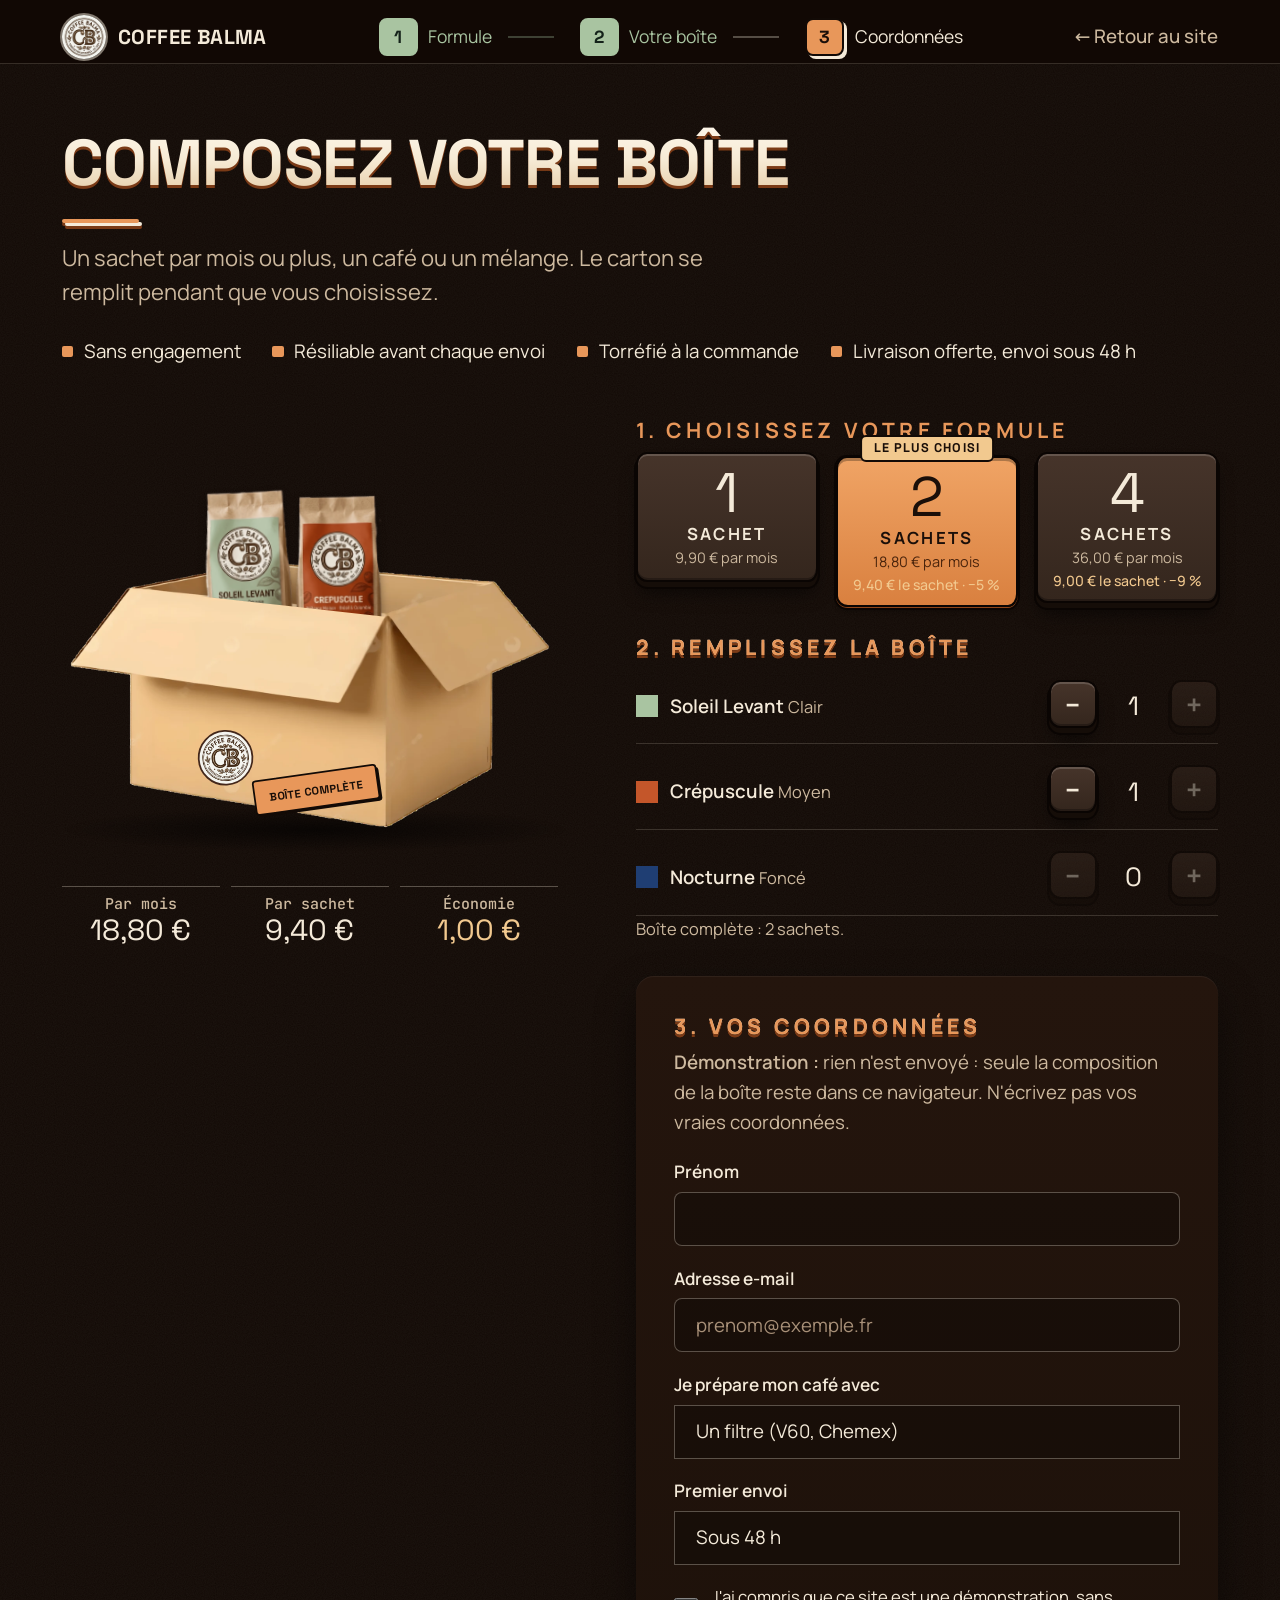
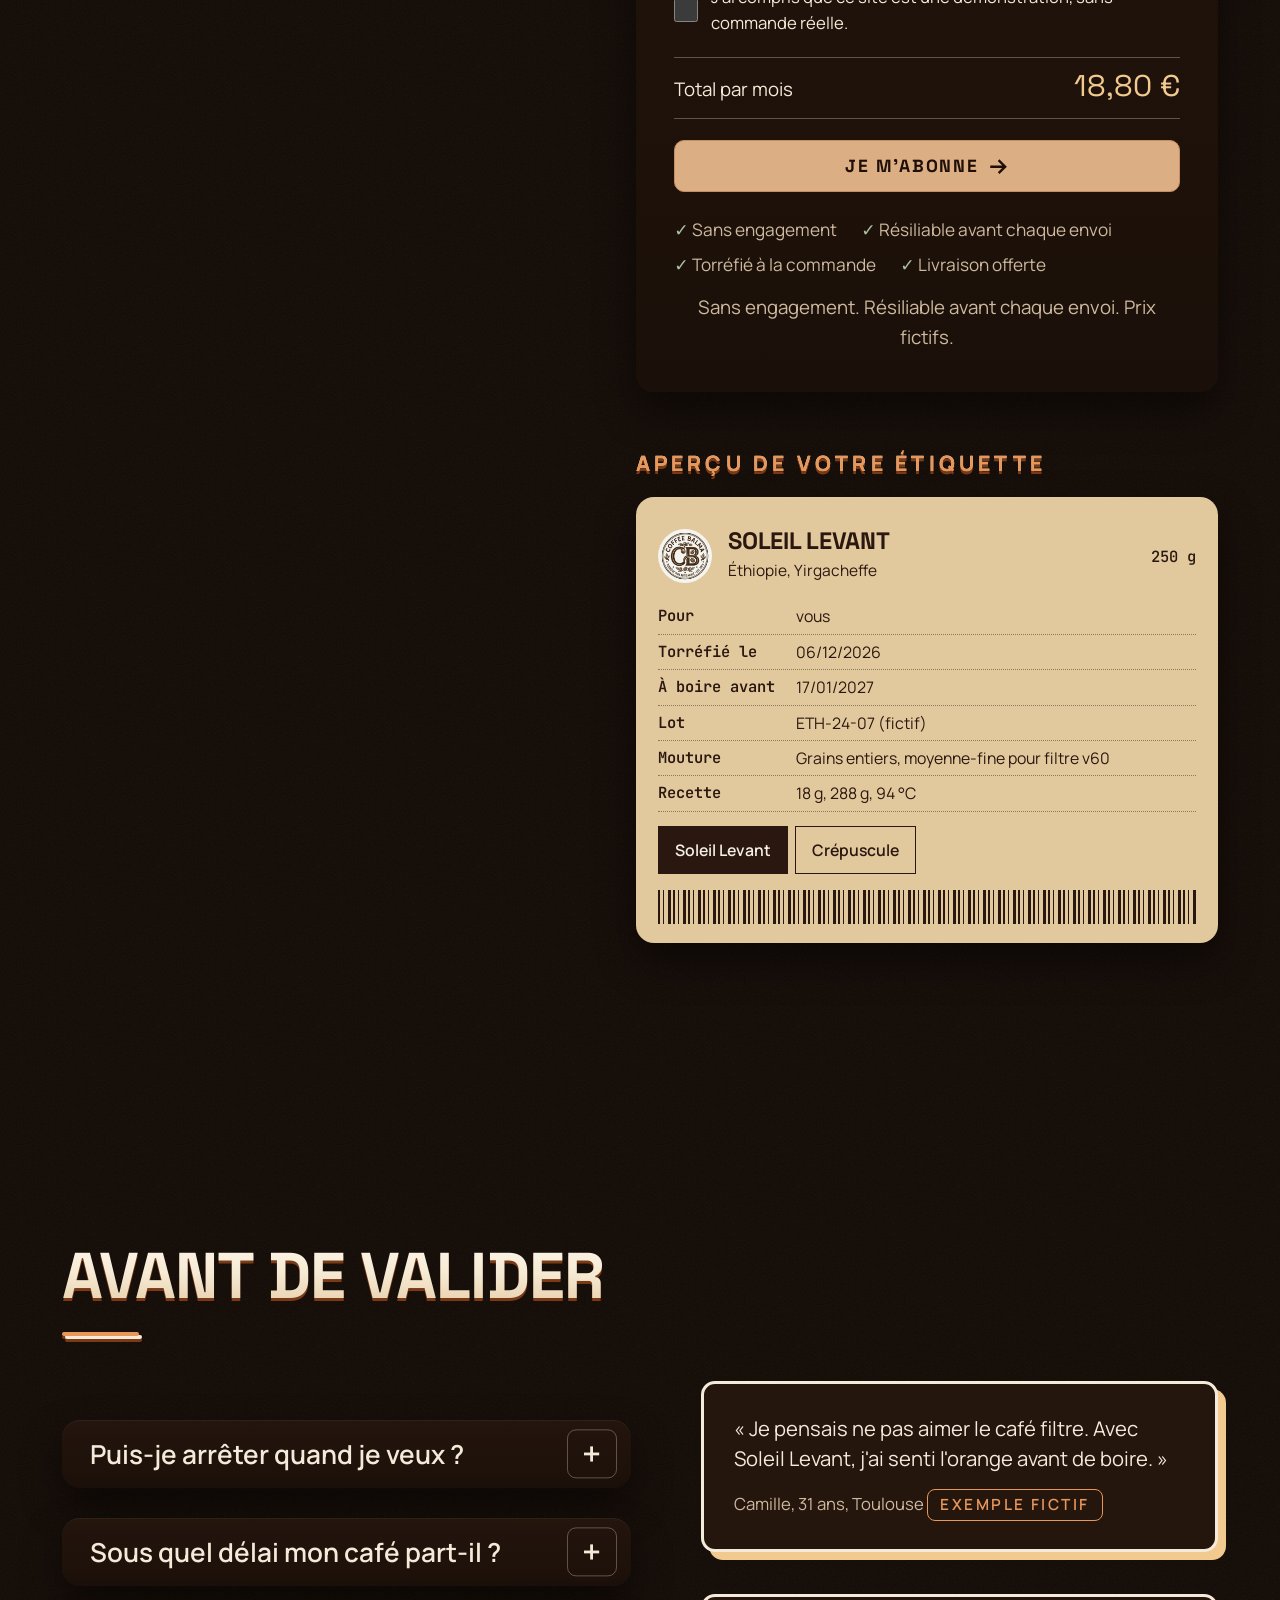
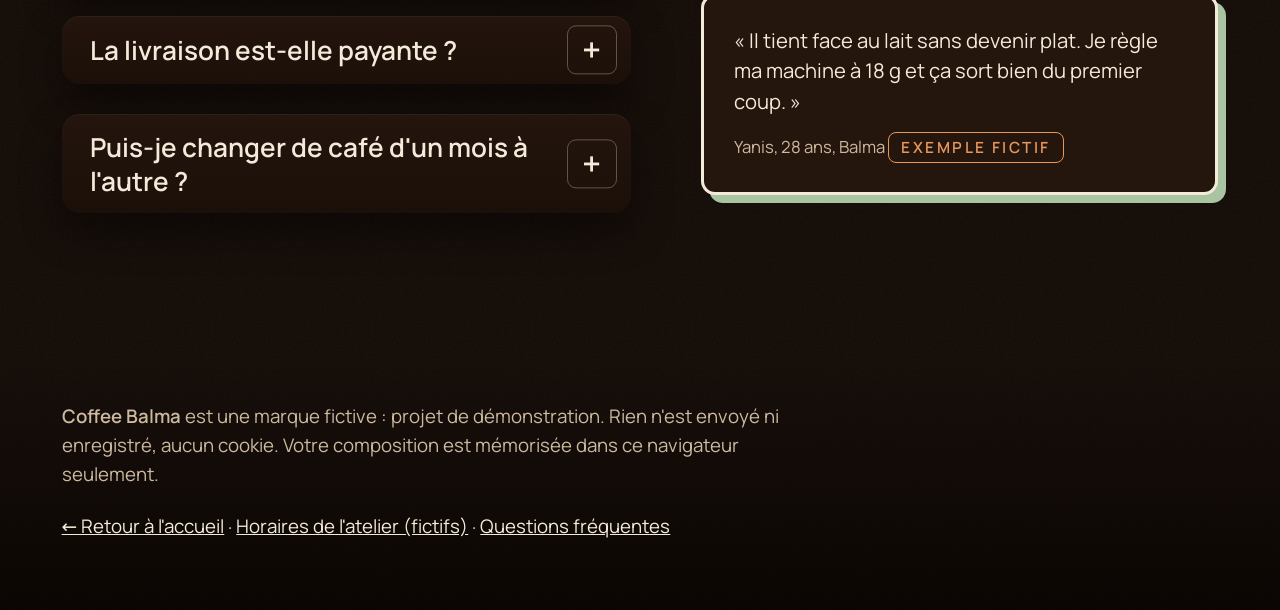
<file: abonnement.html>
<!DOCTYPE html>
<html lang="fr">
<head>
<meta charset="utf-8">
<meta name="viewport" content="width=device-width, initial-scale=1">
<meta name="theme-color" content="#110905">
<title>Abonnement | Coffee Balma</title>
<meta name="description" content="Composez votre boîte Coffee Balma : un, deux ou quatre sachets par mois, sans engagement (démonstration, rien n'est envoyé).">
<link rel="icon" href="images/opt/logo-s.jpg" type="image/jpeg">
<link rel="preload" href="fonts/manrope.woff2" as="font" type="font/woff2" crossorigin><link rel="preload" href="fonts/space-grotesk.woff2" as="font" type="font/woff2" crossorigin>
<script>
(function(){var r=document.documentElement;r.classList.add('js');
if(!matchMedia('(prefers-reduced-motion: reduce)').matches){r.classList.add('motion');}})();
</script>
<script>try{if(sessionStorage.getItem('cb-wipe'))document.documentElement.classList.add('cb-arrive')}catch(e){}</script>
<link rel="stylesheet" href="assets/site.css">

</head>
<body data-page="sub">
<a class="skip" href="#main">Aller au contenu</a>
<svg width="0" height="0" style="position:absolute" aria-hidden="true" focusable="false">
  <defs>
    <symbol id="tear" viewBox="0 0 1200 40" preserveAspectRatio="none"><path d="M0 40V24L40 17 95 26 150 14 220 23 280 12 350 25 410 15 470 24 540 13 600 22 660 14 730 25 790 16 850 24 920 12 990 23 1050 15 1110 25 1160 14 1200 21V40Z"/></symbol>
    <symbol id="arrow" viewBox="0 0 24 24"><path d="M3 12h16M13 5l7 7-7 7" fill="none" stroke="currentColor" stroke-width="3" stroke-linecap="square"/></symbol>
    <symbol id="book" viewBox="0 0 24 24"><path d="M4 4h7a2 2 0 0 1 2 2v14a2 2 0 0 0-2-2H4zM20 4h-7a2 2 0 0 0-2 2v14a2 2 0 0 1 2-2h7z" fill="none" stroke="currentColor" stroke-width="2.4" stroke-linejoin="round"/></symbol>
  </defs>
</svg>
<header class="topbar sub-bar">
  <div class="wrap">
    <a class="brand" href="index.html" data-wipe aria-label="Coffee Balma, retour à l'accueil"><img src="images/opt/logo-s.jpg" width="46" height="46" alt=""><span>Coffee Balma</span></a>
    <ol class="steps" id="steps" aria-label="Étapes de l'abonnement">
      <li class="on" aria-current="step"><b>1</b>Formule</li><li><b>2</b>Votre boîte</li><li><b>3</b>Coordonnées</li>
    </ol>
    <a class="sub-back" href="index.html" data-wipe>← Retour au site</a>
  </div>
  <div class="bar-prog" id="prog"></div>
</header>
<main id="main">
<section class="sub sub-page" id="abonnement" aria-labelledby="sub-h">
  <div class="wrap">
    <div class="sub-top">
      <h1 class="h2" id="sub-h">Composez votre boîte</h1>
      <p class="sub-lead">Un sachet par mois ou plus, un café ou un mélange. Le carton se remplit pendant que vous choisissez.</p>
      <ul class="assure-row"><li>Sans engagement</li><li>Résiliable avant chaque envoi</li><li>Torréfié à la commande</li><li>Livraison offerte, envoi sous 48 h</li></ul>
    </div>
    <div class="resume" id="resume" hidden>
      <p><b>Vous aviez commencé une boîte.</b> <span id="resume-text"></span></p>
      <div class="resume-act"><button class="btn btn-sm btn-main" type="button" id="resume-yes">Reprendre</button><button class="btn btn-sm btn-line" type="button" id="resume-no">Recommencer</button></div>
    </div>
    <div class="sub-grid">
      <aside class="sub-aside" aria-label="Votre boîte">
        <div class="box" id="box" role="img" aria-label="Boîte en carton qui se remplit des sachets choisis">
              <svg id="box-svg" viewBox="140 430 1700 1430" aria-hidden="true" focusable="false">
                <defs>
                  <radialGradient id="bx-sh"><stop offset="0" stop-color="#000" stop-opacity=".6"/><stop offset="1" stop-color="#000" stop-opacity="0"/></radialGradient>
                  <clipPath id="bx-front"><path d="M0 1011H373L1247 1107L1613 987H2000V2000H0Z"/></clipPath>
                  <clipPath id="bx-logo"><circle r="92"/></clipPath>
                </defs>
                <ellipse cx="1010" cy="1836" rx="860" ry="74" fill="url(#bx-sh)"/>
                <image href="images/opt/carton.webp" width="2000" height="2000"/>
                <g id="bx-ghosts"></g><g id="bx-bags"></g>
                <image href="images/opt/carton.webp" width="2000" height="2000" clip-path="url(#bx-front)"/>
                <g transform="translate(700 1590) rotate(-3)"><image href="images/opt/logo-s.jpg" x="-92" y="-92" width="184" height="184" clip-path="url(#bx-logo)"/><circle r="92" fill="none" stroke="#43271a" stroke-width="6"/></g>
                <g class="bx-seal" transform="translate(1010 1700) rotate(-8)"><rect x="-212" y="-58" width="424" height="116" rx="10" fill="#120a06" transform="translate(9 9)"/><rect x="-212" y="-58" width="424" height="116" rx="10" fill="#e8975a" stroke="#120a06" stroke-width="6"/><text y="16" text-anchor="middle" class="bx-seal-t">BOÎTE COMPLÈTE</text></g>
              </svg>
            </div>

        <dl class="board" id="board"></dl>
      </aside>
      <div class="sub-main">
        <form id="sub-form" novalidate aria-labelledby="sub-h">
          <div class="form-body">
            <fieldset style="border:0;margin:0;padding:0;min-width:0"><legend class="step-h">1. Choisissez votre formule</legend>
              <div class="plans" id="plans">
                <div class="plan"><input type="radio" name="plan" id="plan1" value="1"><label for="plan1"><b>1</b><span>sachet</span><em>9,90 € par mois</em></label></div>
                <div class="plan"><span class="plan-flag">Le plus choisi</span><input type="radio" name="plan" id="plan2" value="2" checked><label for="plan2"><b>2</b><span>sachets</span><em>18,80 € par mois</em><small>9,40 € le sachet · −5 %</small></label></div>
                <div class="plan"><input type="radio" name="plan" id="plan4" value="4"><label for="plan4"><b>4</b><span>sachets</span><em>36,00 € par mois</em><small>9,00 € le sachet · −9 %</small></label></div>
              </div></fieldset>
            <h2 class="step-h" style="margin-top:1.6rem">2. Remplissez la boîte</h2>
            <div class="mix" id="mix"></div>
            <p class="mix-note" id="mix-note" aria-live="polite"></p>
                                    

            <div class="form-card">
              <h2 class="step-h">3. Vos coordonnées</h2>
              <p class="hint"><b>Démonstration :</b> rien n'est envoyé : seule la composition de la boîte reste dans ce navigateur. N'écrivez pas vos vraies coordonnées.</p>
              <div class="form-grid">
                <div class="field"><label for="f-name">Prénom</label><input type="text" id="f-name" name="prenom" autocomplete="off" aria-describedby="e-name"><p class="err" id="e-name">Indiquez un prénom, par exemple Camille.</p></div>
                <div class="field"><label for="f-mail">Adresse e-mail</label><input type="email" id="f-mail" name="mail" autocomplete="off" placeholder="prenom@exemple.fr" aria-describedby="e-mail"><p class="err" id="e-mail">Saisissez une adresse du type prenom@exemple.fr.</p></div>
                <div class="field"><label for="f-gear">Je prépare mon café avec</label><select id="f-gear" name="materiel"><option>Un filtre (V60, Chemex)</option><option>Un piston</option><option>Une machine espresso</option><option>Une cafetière italienne</option></select></div>
                <div class="field"><label for="f-start">Premier envoi</label><select id="f-start" name="envoi"><option>Sous 48 h</option><option>Au début du mois prochain</option></select></div>
                <div class="field"><div class="check"><input type="checkbox" id="f-ok" aria-describedby="e-ok"><label for="f-ok" style="margin:0;font-weight:400;font-size:.95rem">J'ai compris que ce site est une démonstration, sans commande réelle.</label></div><p class="err" id="e-ok">Cochez la case pour continuer.</p></div>
              </div>
              <div class="recap" aria-live="polite"><span>Total par mois</span><strong class="tabnum" id="recap-total">18,80 €</strong></div>
              <div class="form-actions"><button class="btn btn-main btn-block" type="submit">Je m'abonne <svg aria-hidden="true"><use href="#arrow"/></svg></button><ul class="trust"><li>Sans engagement</li><li>Résiliable avant chaque envoi</li><li>Torréfié à la commande</li><li>Livraison offerte</li></ul><p class="small-print">Sans engagement. Résiliable avant chaque envoi. Prix fictifs.</p></div>
            </div>
          </div>
          <div class="done" id="done" role="status" tabindex="-1">
            <div class="rain" id="rain" aria-hidden="true"></div>
            <h2>Bienvenue, <span id="done-name"></span></h2>
            <p id="done-text"></p>
            <ol class="next" id="next-steps"></ol>
            <p class="fiction">Rien n'a été envoyé : ce site est une démonstration.</p>
            <div class="manage"><h3>Et ensuite ?</h3><ul><li><b>Un e-mail de confirmation</b> récapitule votre boîte (démonstration : rien n'est envoyé).</li><li><b>Gérer ou mettre en pause</b> : avant chaque envoi, vous changez de café ou de formule, ou vous suspendez, sans frais.</li><li><b>Parrainer un ami</b> : son premier sachet est offert, le suivant l'est pour vous (idée de démonstration).</li></ul></div>
            <div class="done-actions"><a class="btn btn-main" href="index.html" data-wipe>Retour à l'accueil</a><button class="btn btn-line" type="button" id="done-reset">Composer une autre boîte</button></div>
          </div>
        </form>
        <div class="label-wrap"><h2 class="step-h">Aperçu de votre étiquette</h2>
        <div class="label" id="bag-label">
          <div class="lb-top"><img src="images/opt/logo-s.jpg" width="54" height="54" alt=""><div><b id="lb-cafe">Crépuscule</b><span id="lb-origin">Colombie, Huila</span></div><span class="lb-w">250 g</span></div>
          <dl class="lb-rows" id="lb-rows"></dl>
          <div class="lb-tabs" id="lb-tabs" role="group" aria-label="Étiquette d'un autre café de la boîte"></div>
          <div class="lb-bars" aria-hidden="true"></div>
        </div>
        </div>
      </div>
    </div>
  </div>
</section>
<section class="sub-proof" aria-labelledby="proof-h"><div class="wrap">
  <h2 class="h2" id="proof-h">Avant de valider</h2>
  <div class="proof-grid">
    <div class="faq">
      <details><summary>Puis-je arrêter quand je veux ?</summary><p>Oui. L'abonnement est sans engagement. Vous pouvez le suspendre ou l'arrêter avant le prochain envoi, sans frais.</p></details>
      <details><summary>Sous quel délai mon café part-il ?</summary><p>Sous 48 h après votre commande. Les fournées sont de 6 kg : le café ne dort pas en stock.</p></details>
      <details><summary>La livraison est-elle payante ?</summary><p>Non. Elle est offerte (condition fictive de démonstration), quelle que soit la formule.</p></details>
      <details><summary>Puis-je changer de café d'un mois à l'autre ?</summary><p>Oui. Vous recomposez votre boîte avant chaque envoi : un seul café, ou un mélange des trois.</p></details>
    </div>
    <div class="proof-notes">
      <figure class="proof-note"><blockquote>« Je pensais ne pas aimer le café filtre. Avec Soleil Levant, j'ai senti l'orange avant de boire. »</blockquote><figcaption>Camille, 31 ans, Toulouse <span class="sample">Exemple fictif</span></figcaption></figure>
      <figure class="proof-note"><blockquote>« Il tient face au lait sans devenir plat. Je règle ma machine à 18 g et ça sort bien du premier coup. »</blockquote><figcaption>Yanis, 28 ans, Balma <span class="sample">Exemple fictif</span></figcaption></figure>
    </div>
  </div>
</div></section>
</main>
<footer class="foot sub-foot on-dark"><div class="wrap">
  <p><strong>Coffee Balma</strong> est une marque fictive : projet de démonstration. Rien n'est envoyé ni enregistré, aucun cookie. Votre composition est mémorisée dans ce navigateur seulement.</p>
  <p><a href="index.html" data-wipe>← Retour à l'accueil</a> · <a href="index.html#atelier">Horaires de l'atelier (fictifs)</a> · <a href="index.html#faq">Questions fréquentes</a></p>
</div></footer>
<script src="assets/core.js"></script>
<script src="assets/nav.js"></script>
<script src="assets/subscribe.js"></script>
</body>
</html>
</file>
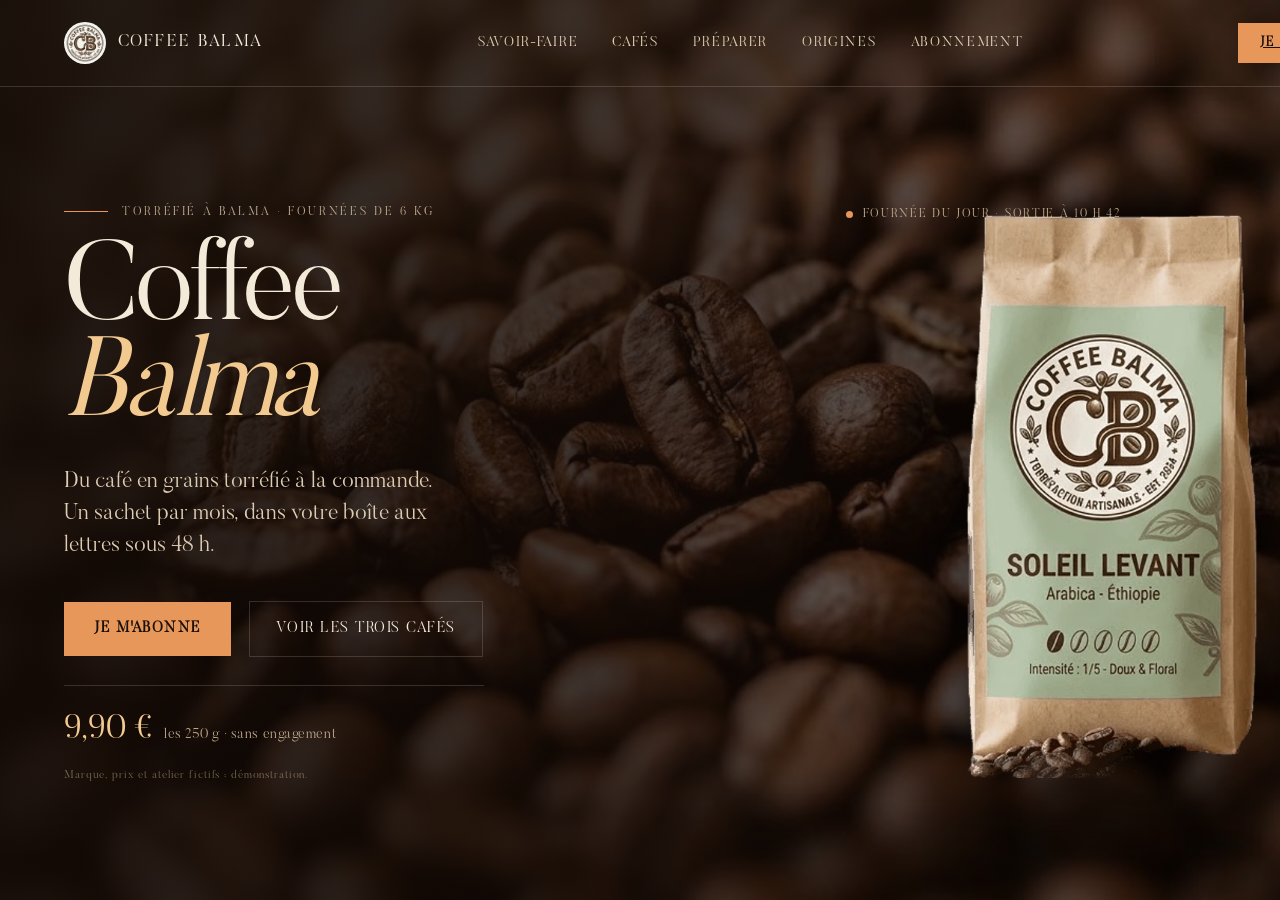
<file: proposition-hero.html>
<!DOCTYPE html>
<html lang="fr">
<head>
<meta charset="utf-8">
<title>Coffee Balma — proposition de hero</title>
<style>
  @font-face{font-family:Butler;src:url("fonts/butler-Rmn.woff2") format("woff2");font-weight:400;font-display:swap}
  :root{
    --bg:#110905; --ink:#f4ead9; --ink-soft:#ddcbb2; --mute:#bda78c;
    --crema:#f2c98f; --copper:#e8975a; --line:rgba(244,234,217,.16);
    --serif:Butler,"Iowan Old Style",Palatino,Georgia,serif;
    --gutter:clamp(32px,5vw,72px);
  }
  *{box-sizing:border-box;margin:0;padding:0}
  body{width:1440px;height:900px;overflow:hidden;background:var(--bg);color:var(--ink);
       font-family:var(--serif);position:relative}

  /* fond : le grain, avec un voile pour la lisibilité */
  .bg{position:absolute;inset:0;background:url("images/opt/grain.jpg") center/cover no-repeat}
  .bg::after{content:"";position:absolute;inset:0;
    background:linear-gradient(100deg,rgba(17,9,5,.94) 0%,rgba(17,9,5,.78) 46%,rgba(17,9,5,.35) 100%)}

  header{position:relative;z-index:3;display:flex;align-items:center;justify-content:space-between;
         padding:22px var(--gutter);border-bottom:1px solid var(--line)}
  .brand{display:flex;align-items:center;gap:12px;font-size:17px;letter-spacing:.14em;text-transform:uppercase}
  .brand img{width:42px;height:42px;border-radius:50%}
  nav{display:flex;gap:34px;font-size:14px;letter-spacing:.12em;text-transform:uppercase;color:var(--ink-soft)}
  .cta-top{background:var(--copper);color:#1a0f09;padding:12px 22px;font-size:13px;
           letter-spacing:.12em;text-transform:uppercase;font-weight:700}

  main{position:relative;z-index:3;display:grid;grid-template-columns:1.15fr .85fr;
       gap:64px;align-items:center;padding:0 var(--gutter);height:calc(900px - 87px)}

  .kicker{display:flex;align-items:center;gap:14px;font-size:12px;letter-spacing:.22em;
          text-transform:uppercase;color:var(--mute);margin-bottom:26px}
  .kicker::before{content:"";width:44px;height:1px;background:var(--copper);display:block}

  h1{font-size:112px;line-height:.86;letter-spacing:-.035em;font-weight:400}
  h1 em{font-style:italic;color:var(--crema);display:block}

  .tag{font-size:22px;line-height:1.45;color:var(--ink-soft);max-width:30ch;margin-top:30px}

  .actions{display:flex;align-items:center;gap:18px;margin-top:38px}
  .btn-main{background:var(--copper);color:#1a0f09;padding:18px 30px;font-size:15px;
            letter-spacing:.1em;text-transform:uppercase;font-weight:700;text-decoration:none}
  .btn-ghost{border:1px solid var(--line);color:var(--ink);padding:18px 26px;font-size:15px;
             letter-spacing:.1em;text-transform:uppercase;text-decoration:none}
  .price{display:flex;align-items:baseline;gap:12px;margin-top:28px;
         padding-top:24px;border-top:1px solid var(--line);max-width:420px}
  .price b{font-size:34px;color:var(--crema);font-weight:400}
  .price span{font-size:14px;color:var(--mute);letter-spacing:.04em}
  .fiction{font-size:11px;color:rgba(189,167,140,.6);margin-top:18px;letter-spacing:.08em}

  /* colonne droite : le sachet + le tampon */
  .right{position:relative;display:flex;align-items:center;justify-content:center;height:100%}
  .pack{width:300px;filter:drop-shadow(0 40px 70px rgba(0,0,0,.65))}
  .stamp{display:none}
  .lot{position:absolute;left:0;top:120px;font-size:12px;letter-spacing:.14em;
       text-transform:uppercase;color:var(--mute);display:flex;align-items:center;gap:10px}
  .dot{width:7px;height:7px;border-radius:50%;background:var(--copper);display:block}
</style>
</head>
<body>
  <div class="bg"></div>

  <header>
    <div class="brand"><img src="images/opt/logo-s.jpg" alt="">Coffee Balma</div>
    <nav><span>Savoir-faire</span><span>Cafés</span><span>Préparer</span><span>Origines</span><span>Abonnement</span></nav>
    <a class="cta-top" href="#">Je m'abonne</a>
  </header>

  <main>
    <div>
      <p class="kicker">Torréfié à Balma · fournées de 6 kg</p>
      <h1>Coffee<em>Balma</em></h1>
      <p class="tag">Du café en grains torréfié à la commande. Un sachet par mois, dans votre boîte aux lettres sous 48 h.</p>
      <div class="actions">
        <a class="btn-main" href="#">Je m'abonne</a>
        <a class="btn-ghost" href="#">Voir les trois cafés</a>
      </div>
      <div class="price"><b>9,90 €</b><span>les 250 g · sans engagement</span></div>
      <p class="fiction">Marque, prix et atelier fictifs : démonstration.</p>
    </div>

    <div class="right">
      <img class="pack" src="images/opt/pack-aube.webp" alt="">
      
      <p class="lot"><span class="dot"></span>Fournée du jour · sortie à 10 h 42</p>
    </div>
  </main>
</body>
</html>
</file>
<file: assets/site.css>
@font-face{font-family:"SpaceGrotesk";src:url("../fonts/space-grotesk.woff2") format("woff2");font-weight:300 700;font-style:normal;font-display:swap}
@font-face{font-family:"Manrope";src:url("../fonts/manrope.woff2") format("woff2");font-weight:200 800;font-style:normal;font-display:swap}
@font-face{font-family:"JetBrainsMono";src:url("../fonts/jetbrains-mono.woff2") format("woff2");font-weight:100 800;font-style:normal;font-display:swap}

/* Matcha World : titres uniquement, en majuscules (ses lettres accentuées manquent : elles retombent sur Barlow Condensed).
   Coolvetica : tous les textes. */
@font-face{font-family:"MatchaWorld";src:url("../fonts/matcha-world.otf") format("opentype"),url("../fonts/matcha-world.ttf") format("truetype");font-display:block;unicode-range:U+0020-007E,U+00B0,U+20AC}
@font-face{font-family:"BodoniXT";src:url("../fonts/bodoni-xt.ttf") format("truetype");font-display:swap}
@font-face{font-family:"BebasNeue";src:url("../fonts/bebas-neue.ttf") format("truetype");font-display:swap}
@font-face{font-family:"OptimusPrinceps";src:url("../fonts/optimus-princeps.ttf") format("truetype");font-display:swap}
@font-face{font-family:"Butler";src:url("../fonts/butler-Lgt.woff2") format("woff2");font-weight:300;font-style:normal;font-display:swap}
@font-face{font-family:"Butler";src:url("../fonts/butler-Rmn.woff2") format("woff2");font-weight:400;font-style:normal;font-display:swap}
@font-face{font-family:"Butler";src:url("../fonts/butler-Med.woff2") format("woff2");font-weight:500;font-style:normal;font-display:swap}
@font-face{font-family:"Butler";src:url("../fonts/butler-Bd.woff2") format("woff2");font-weight:700;font-style:normal;font-display:swap}
@font-face{font-family:"Barlow Condensed";font-weight:700;font-style:normal;font-display:swap;src:url("../fonts/barlowc-700.woff2") format("woff2");unicode-range:U+0000-00FF,U+0131,U+0152-0153,U+02BB-02BC,U+02C6,U+02DA,U+02DC,U+2000-206F,U+20AC,U+2122,U+2191,U+2193,U+2212,U+2215}

/* Parti pris : « crema ». Torréfaction de nuit, sur fond espresso. Les boutons et contrôles sont des bulles de verre liquide, comme les bulles de crema.
   Typographie : Billion Dreams (script pinceau) pour les titres, Barlow Condensed en capitales pour boutons, étiquettes et chiffres, Barlow pour les textes. */
:root{
  --bg:#110905; --bg-2:#1a0f09; --bg-3:#26150c; --ink:#f4ead9; --ink-soft:#cdb99f; --mute:#a89078;
  --crema:#f2c98f; --copper:#e8975a; --rust:#b3441b; --kraft:#d8bd91; --paper:#f3efe6; --ink-d:#2a1710;
  --line:rgba(244,234,217,.16); --line-s:rgba(244,234,217,.3);
  --f-display:"MatchaWorld","Barlow Condensed","Arial Narrow",sans-serif;
  --f-script:var(--f-display);
  --f-cond:var(--f-sans);
  --f-sans:"Butler","Iowan Old Style","Palatino Linotype",Georgia,serif,-apple-system,"Segoe UI",Roboto,Arial,sans-serif;
  --sh1:#c2501f;--sh2:#8a3217;--sh3:#4d1d0b;
  --gutter:clamp(1.25rem,5vw,3.5rem);
  --section:clamp(4.5rem,3rem + 7vw,9rem);
  --bar:64px; --d:clamp(28px,5.5vw,84px);
  --stage-h:calc(100vh - var(--bar));
  --ease:cubic-bezier(.16,1,.3,1); --pop:cubic-bezier(.34,1.56,.64,1);
  --grain:url("data:image/svg+xml,%3Csvg xmlns='http://www.w3.org/2000/svg' width='160' height='160'%3E%3Cfilter id='n'%3E%3CfeTurbulence type='fractalNoise' baseFrequency='.9' numOctaves='2' stitchTiles='stitch'/%3E%3CfeColorMatrix values='0 0 0 0 1 0 0 0 0 .85 0 0 0 0 .7 0 0 0 .05 0'/%3E%3C/filter%3E%3Crect width='160' height='160' filter='url(%23n)'/%3E%3C/svg%3E");
  --glass:radial-gradient(120% 150% at 28% 8%,rgba(255,255,255,.30),rgba(255,255,255,.06) 42%,rgba(255,255,255,.02) 62%,rgba(240,160,90,.16) 100%);
  --glass-on:radial-gradient(120% 150% at 28% 8%,rgba(255,235,200,.75),rgba(240,150,80,.78) 46%,rgba(190,80,30,.88) 100%);
  --rim:conic-gradient(from 200deg,rgba(255,255,255,.85),rgba(240,170,100,.6),rgba(120,190,210,.5),rgba(255,255,255,.85),rgba(240,120,150,.5),rgba(255,255,255,.85));
}
@supports (height:100svh){:root{--stage-h:calc(100svh - var(--bar))}}
*,*::before,*::after{box-sizing:border-box}
html{scroll-behavior:smooth;scroll-padding-top:calc(var(--bar) + 8px);-webkit-text-size-adjust:100%;background:var(--bg);color-scheme:dark}
body{margin:0;font-family:var(--f-sans);font-size:1.0625rem;line-height:1.55;color:var(--ink);background:var(--bg) var(--grain);overflow-x:clip;font-synthesis:none;-webkit-font-smoothing:antialiased}
body:has(dialog[open]){overflow:hidden}
img,svg,canvas{display:block;max-width:100%}
img{height:auto}
h1,h2,h3,h4{font-family:var(--f-script);font-weight:400;letter-spacing:.005em;line-height:1.12;margin:0;text-wrap:balance}
p{margin:0}
a{color:inherit}
button{font:inherit;color:inherit}
ul,ol{margin:0;padding:0;list-style:none}
b,strong{font-weight:600}
:focus-visible{outline:3px solid var(--crema);outline-offset:3px;border-radius:12px}
.wrap{width:min(100% - 2*var(--gutter),1200px);margin-inline:auto}
.sr{position:absolute;width:1px;height:1px;overflow:hidden;clip-path:inset(50%);white-space:nowrap}
.skip{position:absolute;left:-999px;top:0;z-index:300;background:var(--crema);color:var(--ink-d);padding:.9rem 1.2rem;font-weight:600}
.skip:focus{left:0}
.hand{font-family:var(--f-sans);font-weight:500;font-size:clamp(1.15rem,1rem + .5vw,1.4rem);line-height:1.45;color:var(--crema)}
.fiction{font-size:.875rem;color:var(--ink-soft)}
.fiction b{color:var(--copper);font-weight:600}
.eyebrow{font:600 .95rem/1 var(--f-cond);letter-spacing:.2em;text-transform:uppercase;color:var(--copper)}
.tabnum{font-variant-numeric:tabular-nums}
.num{font-family:var(--f-cond);font-weight:700}

/* ===== Boutons : bulles de verre liquide ===== */
.btn,.chip,.ans,.otab,.roast-pick button,.hud-b,.icon-btn,.stepper button{position:relative;isolation:isolate;border:0;color:var(--ink);cursor:pointer;background:var(--glass);
  box-shadow:inset 0 1.5px 1px rgba(255,255,255,.55),inset 0 -12px 20px rgba(240,150,80,.16),inset 0 0 0 1px rgba(255,255,255,.12),0 16px 32px rgba(0,0,0,.5);
  transition:transform .5s var(--pop),box-shadow .35s,background .3s,color .2s}
.btn::before,.chip::before,.ans::before,.otab::before,.roast-pick button::before,.icon-btn::before,.stepper button::before,.seg label::before,.plan label::before{content:"";position:absolute;inset:0;border-radius:inherit;padding:1.5px;background:var(--rim);opacity:.8;-webkit-mask:linear-gradient(#000 0 0) content-box,linear-gradient(#000 0 0);-webkit-mask-composite:xor;mask:linear-gradient(#000 0 0) content-box exclude,linear-gradient(#000 0 0);pointer-events:none;z-index:-1}
.btn::after,.chip::after,.ans::after,.otab::after,.seg label::after,.plan label::after,.icon-btn::after{content:"";position:absolute;left:9%;top:7%;width:40%;height:34%;border-radius:50%;background:radial-gradient(ellipse at 50% 45%,rgba(255,255,255,.7),rgba(255,255,255,0) 72%);transform:rotate(-10deg);pointer-events:none;z-index:-1}
.btn{display:inline-flex;align-items:center;justify-content:center;gap:.7rem;min-height:58px;padding:.5rem 2.1rem;border-radius:999px;font:400 1.6rem/1 var(--f-script);letter-spacing:.02em;text-decoration:none}
.btn:hover{transform:scale(1.07,.93)}
.btn:active{transform:scale(.94,1.06);transition-duration:.12s}
.btn svg{width:1.15em;height:1.15em;flex:none;transition:transform .35s var(--pop)}
.btn:hover svg{transform:translateX(5px)}
.btn-main{background:var(--glass-on);color:#fff;text-shadow:0 1px 0 rgba(80,25,5,.5);box-shadow:inset 0 1.5px 1px rgba(255,255,255,.8),inset 0 -14px 22px rgba(120,40,10,.45),inset 0 0 0 1px rgba(255,220,170,.4),0 18px 44px rgba(224,137,74,.38),0 0 0 6px rgba(224,137,74,.08)}
.btn-line,.btn-cream{}
.btn-sm{min-height:48px;padding:.3rem 1.4rem;font-size:1.3rem}
.btn-block{width:100%}
.link-btn{background:none;border:0;padding:0;min-height:48px;font-weight:600;text-decoration:underline;text-underline-offset:4px;text-decoration-thickness:2px;cursor:pointer;color:var(--crema)}
.link-btn:hover{color:#fff}
.pop-b{position:absolute;border-radius:50%;pointer-events:none;border:1.5px solid rgba(255,235,200,.85);background:radial-gradient(circle at 30% 30%,rgba(255,255,255,.6),rgba(255,255,255,0) 60%);animation:pop-b .8s ease-out forwards;z-index:3}
@keyframes pop-b{from{transform:translate(0,0) scale(.3);opacity:1}to{transform:translate(var(--tx),var(--ty)) scale(1);opacity:0}}
.icon-btn{display:inline-flex;align-items:center;justify-content:center;gap:.5rem;min-width:48px;min-height:48px;padding:0 .8rem;border-radius:999px;font:600 .9rem/1 var(--f-cond);letter-spacing:.14em;text-transform:uppercase}
.icon-btn:hover{transform:scale(1.08,.92)}
.icon-btn[aria-pressed="true"]{background:var(--glass-on);color:#fff}
.icon-btn svg{width:22px;height:22px;flex:none}
.icon-btn .lbl{display:none}

/* ===== Barre ===== */
.topbar{position:sticky;top:0;z-index:70;height:var(--bar);background:rgba(17,9,5,.55);border-bottom:1px solid var(--line)}
.topbar .wrap{display:flex;align-items:center;justify-content:space-between;gap:.6rem;height:100%}
.bar-prog{position:absolute;left:0;bottom:-1px;height:3px;width:100%;background:linear-gradient(90deg,var(--copper),var(--crema));transform-origin:0 50%;transform:scaleX(0)}
.brand{display:flex;align-items:center;gap:.7rem;text-decoration:none;min-height:48px;min-width:48px;font:400 1.7rem/1 var(--f-script)}
.brand img{width:44px;height:44px;border-radius:50%;box-shadow:0 0 0 2px rgba(244,234,217,.5)}
.brand span{display:none}
.nav-d{display:none}
.bar-tools{display:flex;align-items:center;gap:.5rem}
.menu-pop{position:fixed;inset:var(--bar) 0 auto 0;margin:0;width:100%;max-width:none;border:0;border-bottom:1px solid var(--line);background:rgba(17,9,5,.92);padding:1rem var(--gutter) 1.4rem;color:var(--ink)}
.menu-pop::backdrop{background:rgba(0,0,0,.5)}
.menu-pop a{display:flex;align-items:center;min-height:56px;font:400 2rem/1 var(--f-script);text-decoration:none;border-bottom:1px solid var(--line)}
.menu-pop a:hover{color:var(--crema)}

.motion .pin{position:sticky;top:var(--bar);height:var(--stage-h)}

/* ===== Animation d'arrivée : la fiche de fournée ===== */
.intro{display:none}
.motion .intro{display:block;position:fixed;inset:0;z-index:500;overflow:hidden}

.intro::before{top:0}

.intro.go::before{transform:translateY(-101%)}

.intro.out{visibility:hidden;pointer-events:none}

.intro.go .ti-wrap{opacity:0}

.ticket-i .ti-head{font:600 1rem var(--f-cond);letter-spacing:.2em;text-transform:uppercase;color:var(--copper);border-bottom:1px dashed var(--line-s);padding-bottom:.5rem;margin-bottom:.5rem}

.ti-rows div{display:grid;grid-template-columns:6.5rem 1fr;padding:.12rem 0}

.ti-rows dd{margin:0;font-weight:600;font-variant-numeric:tabular-nums}

.ti-flash{position:absolute;inset:0;background:var(--copper);opacity:0;pointer-events:none;z-index:2}

@keyframes flash{0%{opacity:.2}100%{opacity:0}}

.ti-chart::after{content:"";position:absolute;left:0;right:0;bottom:0;height:1px;background:var(--line-s)}

.ti-curve path{fill:none;stroke:var(--copper);stroke-width:3;vector-effect:non-scaling-stroke;stroke-linecap:round;stroke-linejoin:round}

.ti-big{display:flex;align-items:baseline;gap:1.2rem;font:700 clamp(5rem,13vw,12rem)/.85 var(--f-cond);color:var(--ink)}

.ti-big em{font:500 clamp(1rem,1.4vw,1.4rem)/1.3 var(--f-sans);font-style:normal;color:var(--ink-soft);letter-spacing:0}

/* ===== Scène A : plongée dans les grains ===== */
.hero-track{position:relative}
.motion .hero-track{height:calc(var(--stage-h)*1.9)}
.hero-stage{position:relative;overflow:clip;isolation:isolate;min-height:var(--stage-h);background:#0c0603;display:flex;flex-direction:column;justify-content:center}
.motion .hero-stage{min-height:0}
.hero-bg{position:absolute;inset:-3%;z-index:0}
.hero-bg img{width:100%;height:100%;object-fit:cover;filter:brightness(.6) saturate(1.15)}
.hero-vig{position:absolute;inset:0;z-index:1;background:radial-gradient(85% 75% at 50% 48%,rgba(12,6,3,0) 0%,rgba(12,6,3,.55) 72%,rgba(12,6,3,.95) 100%),linear-gradient(180deg,rgba(12,6,3,.55),rgba(12,6,3,0) 28%,rgba(12,6,3,.9))}
.fbeans{position:absolute;inset:0;z-index:2;pointer-events:none}
.fb{position:absolute;left:var(--x);top:var(--y);width:var(--s);aspect-ratio:100/140;filter:blur(var(--b,0px))}
.fb svg{width:100%;height:100%;transform:rotate(var(--r));filter:drop-shadow(0 18px 18px rgba(0,0,0,.5))}
.hero-intro{position:relative;z-index:4;display:grid;gap:clamp(.7rem,2svh,1.3rem);justify-items:start;padding:clamp(1.2rem,4svh,3rem) var(--gutter) clamp(2rem,6svh,4rem);width:min(100%,1320px);margin-inline:auto}
.hero-word{display:grid;font-size:min(25vw,17svh);line-height:.92;padding-top:.04em;text-shadow:0 8px 40px rgba(0,0,0,.6)}
.hero-word .w{display:block;padding:.08em .15em .12em 0;margin-right:-.15em}
.hero-word .b{padding-left:.7em;color:var(--crema)}
.motion .hero-word .w>span{display:block;transform:translateY(105%);opacity:0;transition:transform 1.2s var(--ease),opacity .8s}
.motion .hero-word .w{overflow:clip}
.motion .ready .hero-word .w>span{transform:none;opacity:1}
.motion .ready .hero-word .b>span{transition-delay:.18s}
.hero-tag{max-width:26ch;font-size:clamp(1.25rem,1.05rem + .8vw,1.6rem);color:var(--ink);font-family:var(--f-sans);font-weight:500;line-height:1.45}
.hero-cta{display:flex;flex-wrap:wrap;gap:.9rem 1rem;align-items:center}
.motion .hero-tag,.motion .hero-cta .btn,.motion .hero-price{opacity:0;transform:translateY(24px) scale(.9);transition:transform .9s var(--pop),opacity .6s}
.motion .ready .hero-tag{opacity:1;transform:none;transition-delay:.45s}
.motion .ready .hero-cta .btn{opacity:1;transform:none}
.motion .ready .hero-cta .btn:nth-child(1){transition-delay:.7s}
.motion .ready .hero-cta .btn:nth-child(2){transition-delay:.85s}
.motion .ready .hero-price{opacity:1;transform:none;transition-delay:1s}
.motion .ready .hero-cta .btn:hover{transition-delay:0s}
.hero-price{font-size:.95rem;color:var(--ink-soft);max-width:44ch;line-height:1.4}
.hero-price b{color:var(--crema)}
.badge{position:absolute;z-index:4;right:var(--gutter);top:.9rem;width:clamp(92px,24vw,168px);aspect-ratio:1}
@media (min-width:900px){.badge{top:auto;bottom:clamp(1.5rem,5svh,3.5rem)}}
.badge svg{position:absolute;inset:0;width:100%;height:100%;animation:spin 30s linear infinite}
.badge text{font:600 11.4px var(--f-cond);letter-spacing:.2em;fill:var(--ink);text-transform:uppercase}
.badge img{position:absolute;inset:19%;width:62%;height:62%;border-radius:50%;box-shadow:0 0 0 2px rgba(244,234,217,.6),0 10px 30px rgba(0,0,0,.5)}
@keyframes spin{to{transform:rotate(360deg)}}

.scroll-b::after{content:"";position:absolute;left:50%;top:12px;width:12px;height:12px;margin-left:-6px;border-radius:50%;background:var(--crema);animation:bob 1.8s ease-in-out infinite}
@keyframes bob{50%{transform:translateY(26px);opacity:.3}}
.hero-outro{position:relative;z-index:5;padding:2rem var(--gutter) 3rem;width:min(100%,1320px);margin-inline:auto}
.hero-outro h2{font-size:clamp(2.8rem,1.4rem + 6vw,6.4rem);line-height:1.08;max-width:14ch;text-shadow:0 8px 40px rgba(0,0,0,.7)}
.hero-outro .btn{margin-top:1.4rem}
.motion .hero-outro{position:absolute;left:0;right:0;bottom:clamp(1.2rem,6svh,4rem);padding:0 var(--gutter);opacity:0;visibility:hidden}

.hero-static-note{display:none}
@media (min-width:900px){.hero-word{font-size:min(13vw,22svh)}.hero-word .b{padding-left:1.4em}}

/* Bandeau */
.marquee-wrap{position:relative;z-index:2;padding-block:clamp(1.6rem,3vw,2.6rem);overflow:clip}
.marquee{width:106%;margin-left:-3%;transform:rotate(-1.6deg);overflow:hidden;white-space:nowrap;background:linear-gradient(90deg,#8d3a15,#c56a2c,#8d3a15);box-shadow:0 14px 40px rgba(0,0,0,.5),inset 0 1px 0 rgba(255,255,255,.3)}
.marquee-in{display:inline-flex;align-items:center;animation:run 50s linear infinite;padding-block:.65rem}
.marquee:hover .marquee-in{animation-play-state:paused}
.marquee span{display:inline-flex;align-items:center;gap:1.4rem;padding-right:1.4rem;font:700 clamp(1.4rem,1rem + 1.6vw,2.2rem)/1.15 var(--f-cond);letter-spacing:.14em;text-transform:uppercase;color:#fff3e0}
.marquee svg{width:.7em;height:1em;fill:#2a1208;flex:none;transform:rotate(30deg)}
@keyframes run{to{transform:translateX(-50%)}}

.sec{padding-block:var(--section)}
.h2{font-size:clamp(3rem,1.6rem + 6.6vw,7rem);line-height:1.08;padding-top:.05em}
.lead{font-size:clamp(1.5rem,1.2rem + 1.2vw,2.1rem)}
.diag{position:relative;clip-path:polygon(0 var(--d),100% 0,100% calc(100% - var(--d)),0 100%);margin-block:calc(-1*var(--d)/2);padding-block:calc(var(--section) + var(--d)/2)}

.tear{display:none}

/* ===== Histoire ===== */
.story{position:relative;padding-top:calc(var(--section)*.7);padding-bottom:var(--section)}
.story-top{display:grid;gap:1.6rem;align-items:end}
.story-top .h2 span{color:var(--crema)}
.points{margin-top:clamp(2.4rem,6vw,5rem);display:grid;gap:clamp(1rem,2vw,1.6rem)}
.point{position:relative;display:grid;gap:.4rem 2rem;padding:clamp(1.4rem,3vw,2.2rem);border-radius:36px 120px 36px 120px;background:var(--glass);box-shadow:inset 0 1.5px 1px rgba(255,255,255,.35),inset 0 0 0 1px rgba(255,255,255,.1),0 24px 50px rgba(0,0,0,.4);align-items:center;overflow:hidden}
.point::after{content:"";position:absolute;left:5%;top:4%;width:30%;height:30%;border-radius:50%;background:radial-gradient(ellipse,rgba(255,255,255,.3),rgba(255,255,255,0) 70%);pointer-events:none}
.point .big{font:700 clamp(4.8rem,3rem + 9vw,10rem)/.9 var(--f-cond);color:var(--crema);letter-spacing:-.01em}
.point .big small{font-size:.38em;margin-left:.08em;color:var(--copper);letter-spacing:.06em;text-transform:uppercase}
.point h3{font-size:clamp(2rem,1.5rem + 2vw,3.2rem)}
.point p{max-width:46ch;margin-top:.5rem;color:var(--ink-soft)}
@media (min-width:900px){
  .story-top{grid-template-columns:1.25fr 1fr;gap:4rem}
  .point{grid-template-columns:minmax(0,.8fr) minmax(0,1.2fr)}
  .point:nth-child(2){margin-left:clamp(0rem,9vw,8rem);border-radius:120px 36px 120px 36px}
  .point:nth-child(3){margin-left:clamp(0rem,18vw,16rem)}
}
.story-sign{margin-top:1.8rem;display:flex;flex-wrap:wrap;align-items:center;gap:.8rem 1.4rem}
.sample{display:inline-block;font:600 .9rem/1 var(--f-cond);letter-spacing:.16em;text-transform:uppercase;color:var(--copper);border:1.5px solid var(--copper);padding:.4rem .7rem;border-radius:999px}

.bleed{position:relative;height:clamp(340px,72svh,700px);overflow:clip;background:var(--bg);color:var(--ink)}
.bleed img{position:absolute;left:0;top:-10%;width:100%;height:120%;object-fit:cover;will-change:transform;filter:brightness(.7)}
.bleed::after{content:"";position:absolute;inset:0;background:linear-gradient(90deg,rgba(17,9,5,.85),rgba(17,9,5,.1) 75%),linear-gradient(0deg,rgba(17,9,5,.9),rgba(17,9,5,0) 40%)}
.bleed .wrap{position:relative;z-index:2;height:100%;display:flex;flex-direction:column;justify-content:flex-end;padding-bottom:clamp(2rem,6vw,4.4rem)}
.bleed h2{font-size:clamp(2.8rem,1.2rem + 7vw,7.6rem);max-width:13ch;line-height:1.08;padding-top:.06em}
.bleed p{margin-top:1rem;font-size:.9rem;color:var(--ink-soft)}

/* ===== Scène B ===== */
.sb-track{position:relative}
.motion .sb-track{height:calc(var(--stage-h)*6.4)}
.sb-stage{position:relative;background:radial-gradient(70% 60% at 25% 40%,rgba(224,137,74,.16),rgba(17,9,5,0) 70%),var(--bg);overflow:clip}
.sb-head{padding:calc(var(--section)*.6) 0 1.5rem}
.sb-hud{display:none}
.motion .sb-hud{display:flex;position:absolute;z-index:8;left:var(--gutter);right:var(--gutter);top:.5rem;gap:.35rem}
.sb-hud button{flex:1;min-height:48px;padding:.2rem .3rem;background:none;border:0;border-top:3px solid var(--line);cursor:pointer;text-align:left;font:600 .85rem/1.1 var(--f-cond);letter-spacing:.14em;text-transform:uppercase;color:var(--mute);transition:color .2s,border-color .2s}
.sb-hud button b{display:block;font:700 1.25rem var(--f-cond);color:inherit}
.sb-hud button span{display:none}
.sb-hud button[aria-current="step"]{color:var(--crema);border-top-color:var(--copper)}
.sb-s{position:relative;display:grid;gap:1.4rem;padding:2.4rem var(--gutter) 3rem;width:min(100%,1200px);margin-inline:auto;border-top:1px solid var(--line)}
.motion .sb-s{position:absolute;inset:0;border:0;grid-template-rows:minmax(0,38%) auto minmax(0,1fr);gap:.7rem;padding:3.6rem var(--gutter) 1rem}
.sb-media{position:relative;overflow:hidden;aspect-ratio:4/3;border-radius:9999px;background:var(--bg-3);box-shadow:0 0 0 1.5px rgba(255,255,255,.5),0 0 0 8px rgba(255,255,255,.06),0 30px 80px rgba(0,0,0,.6),0 0 90px rgba(224,137,74,.2)}
.sb-media::after{content:"";position:absolute;inset:0;border-radius:inherit;box-shadow:inset 0 3px 3px rgba(255,255,255,.5),inset 0 -30px 50px rgba(240,150,80,.22);pointer-events:none;background:radial-gradient(ellipse at 28% 12%,rgba(255,255,255,.32),rgba(255,255,255,0) 38%)}
.motion .sb-media{aspect-ratio:auto;min-height:0;width:min(100%,520px);justify-self:center}
.sb-media>img,.sb-media>.sb-art{position:absolute;inset:0;width:100%;height:100%;object-fit:cover}
.sb-art{display:grid;place-items:center;background:radial-gradient(circle at 50% 40%,#3a2214,#1a0f09)}
.sb-copy h3{font-size:clamp(2.6rem,1.6rem + 4vw,5rem);line-height:1.08;padding-top:.05em}
.sb-copy h3 i{font-style:normal;color:var(--crema)}
.sb-copy p{margin-top:.6rem;max-width:42ch;color:var(--ink-soft)}
.sb-panel{min-height:0;align-self:start}
.facts{display:grid;border-top:1px solid var(--line-s)}
.facts div{display:flex;justify-content:space-between;align-items:baseline;gap:1rem;padding:.55rem 0;border-bottom:1px solid var(--line);font-size:.98rem}
.facts dt{color:var(--ink-soft)}
.facts dd{margin:0;font-weight:600;text-align:right;color:var(--ink)}
.motion .sb-copy p{font-size:1rem;line-height:1.45}
.motion .sb-copy h3{font-size:clamp(2.4rem,1.3rem + 3.4vw,4rem)}
@media (max-width:899px){
  .motion .sb-copy p{max-width:none}
  .motion .sb-s[data-i="2"]{grid-template-rows:minmax(0,26%) auto minmax(0,1fr)}
  .motion .sb-s[data-i="2"] .sb-copy p{position:absolute;width:1px;height:1px;overflow:hidden;clip-path:inset(50%)}
  .motion .sb-s[data-i="2"] .sb-copy h3{font-size:clamp(2.2rem,9vw,2.8rem)}
}
@media (min-width:900px){
  .motion .sb-s{grid-template-columns:minmax(0,5fr) minmax(0,6fr);grid-template-rows:minmax(0,1fr) minmax(0,auto);column-gap:clamp(2rem,5vw,5rem);padding-top:4.4rem;padding-bottom:1.6rem}
  .motion .sb-media{grid-row:1/3;width:min(100%,520px);height:100%;align-self:stretch}
  .motion .sb-copy{align-self:end}
  .sb-hud button span{display:inline}
}
.sb-bean{position:absolute;z-index:2;right:10%;bottom:7%;width:clamp(64px,18vw,112px);aspect-ratio:1;border-radius:50%;display:grid;place-items:center;background:radial-gradient(circle at 30% 24%,rgba(255,255,255,.5),rgba(255,255,255,.08) 48%,rgba(17,9,5,.45));box-shadow:inset 0 2px 2px rgba(255,255,255,.6),0 0 0 1.5px rgba(255,235,200,.5),0 14px 30px rgba(0,0,0,.5)}
.sb-bean svg{width:50%;height:auto;transform:rotate(24deg)}

.roast-read{display:flex;flex-wrap:wrap;gap:.2rem 1.4rem;align-items:center}
.roast-temp{font:700 clamp(3rem,2rem + 3vw,4.8rem)/.95 var(--f-cond);min-width:3.4ch;color:var(--crema)}
.roast-temp small{font-size:.45em;color:var(--copper);margin-left:.1em}
.roast-meta{font-size:.95rem;color:var(--ink-soft);display:grid}
.roast-meta b{color:var(--ink);font-family:var(--f-cond);font-size:1.3rem}
.chart{position:relative;margin-top:.3rem;aspect-ratio:360/178;width:100%}
.chart svg{position:absolute;inset:0;width:100%;height:100%;overflow:visible}
.axis text{font:500 10px var(--f-sans);fill:var(--mute)}
.axis line,.axis path{stroke:var(--line);stroke-width:1;fill:none}
.phase-lbl{font:600 11px var(--f-cond);fill:var(--ink-soft);letter-spacing:.12em;text-transform:uppercase}
.curve-glow{filter:drop-shadow(0 0 6px rgba(240,150,80,.9))}
.roast-pick{display:flex;gap:.5rem;margin-top:.6rem}
.roast-pick button{flex:1;min-height:48px;border-radius:999px;font:400 1.35rem/1 var(--f-script);letter-spacing:.02em}
.roast-pick button:hover{transform:scale(1.05,.95)}
.roast-pick button[aria-pressed="true"],.chip[aria-pressed="true"],.otab[aria-pressed="true"]{background:var(--glass-on);color:#fff;text-shadow:0 1px 0 rgba(80,25,5,.5)}
.degas{position:relative;height:84px;margin-top:.4rem}
.degas i{position:absolute;bottom:0;left:calc(var(--x)*1%);width:var(--s);height:var(--s);border:1.5px solid var(--crema);border-radius:50%;opacity:0;animation:bub 4.2s linear infinite;animation-delay:var(--d)}
@keyframes bub{0%{transform:translateY(0);opacity:0}15%{opacity:.9}100%{transform:translateY(-80px);opacity:0}}

/* ===== Cafés ===== */
.cafes{position:relative}
.cafes-head{padding:var(--section) 0 clamp(2rem,4vw,3.5rem)}
.cafes-head p{margin-top:1rem;max-width:30ch}
.cafe{position:relative;overflow:clip;padding-block:clamp(3.6rem,8vw,7rem);background:var(--cbg);color:var(--ink)}
.cafe-aube{--cbg:radial-gradient(60% 80% at 20% 30%,rgba(242,201,143,.22),rgba(26,15,9,0) 70%),var(--bg-2);--cac:#f6d9a8}
.cafe-zenith{--cbg:radial-gradient(60% 80% at 80% 30%,rgba(232,151,90,.28),rgba(26,15,9,0) 70%),#1f110a;--cac:var(--copper)}
.cafe-nuit{--cbg:radial-gradient(60% 80% at 20% 40%,rgba(179,68,27,.3),rgba(26,15,9,0) 70%),#150a06;--cac:#ef9a64}
.cafe-in{display:grid;gap:2rem;align-items:center}
.cafe-media{position:relative;justify-self:center;width:min(86%,460px);aspect-ratio:1;border-radius:50%;overflow:hidden;box-shadow:0 0 0 1.5px rgba(255,255,255,.55),0 0 0 10px rgba(255,255,255,.05),0 40px 90px rgba(0,0,0,.65),0 0 110px color-mix(in srgb,var(--cac) 30%,transparent)}
.cafe-media img{position:absolute;left:0;top:-8%;width:100%;height:116%;object-fit:cover;will-change:transform}
.cafe-media::after{content:"";position:absolute;inset:0;border-radius:50%;pointer-events:none;box-shadow:inset 0 4px 4px rgba(255,255,255,.5),inset 0 -40px 60px rgba(240,150,80,.22);background:radial-gradient(ellipse at 27% 12%,rgba(255,255,255,.4),rgba(255,255,255,0) 36%)}
.cafe-body{display:grid;gap:.9rem;align-content:start}
.cafe-meta{font:600 1.05rem/1.2 var(--f-cond);letter-spacing:.2em;text-transform:uppercase;color:var(--cac)}
.cafe h3{font-size:clamp(4.6rem,2.8rem + 10vw,11rem);line-height:1.02;padding-top:.06em}
.cafe .notes{font-size:clamp(1.2rem,1.05rem + .6vw,1.5rem);font-family:var(--f-sans);font-weight:500;line-height:1.4}
.cafe .notes b{color:var(--cac);font-weight:400}
.cafe-p{max-width:44ch;color:var(--ink-soft)}
.roast-scale{display:flex;align-items:center;gap:.7rem;font:600 .95rem/1 var(--f-cond);letter-spacing:.16em;text-transform:uppercase;color:var(--ink-soft)}
.roast-scale ul{display:flex;gap:.25rem}
.roast-scale li{width:20px;height:28px;color:var(--ink);opacity:.25}
.roast-scale li.on{opacity:1;color:var(--cac)}
.roast-scale svg{width:100%;height:100%;fill:currentColor;transform:rotate(22deg)}
.tags{display:flex;flex-wrap:wrap;gap:.45rem}
.tags li{font:600 .9rem/1 var(--f-cond);letter-spacing:.14em;text-transform:uppercase;border:1.5px solid var(--line-s);padding:.4rem .8rem;border-radius:999px;color:var(--ink-soft)}
.cafe-foot{display:flex;flex-wrap:wrap;align-items:center;gap:.8rem 1.4rem;margin-top:.4rem}
.price{font:700 clamp(2.8rem,2.2rem + 2vw,4rem)/1 var(--f-cond);color:var(--cac)}
.price small{font:500 .95rem var(--f-sans);margin-left:.4rem;color:var(--ink-soft)}
.cafe .kg{font-size:.85rem;color:var(--mute)}
@media (min-width:900px){
  .cafe-in{grid-template-columns:repeat(12,minmax(0,1fr));column-gap:2rem}
  .cafe-aube .cafe-media{grid-column:1/7;width:min(100%,520px)}
  .cafe-aube .cafe-body{grid-column:7/13}
  .cafe-zenith .cafe-media{grid-column:8/13;grid-row:1;width:min(100%,420px);margin-top:3rem}
  .cafe-zenith .cafe-body{grid-column:1/8;grid-row:1}
  .cafe-nuit .cafe-media{grid-column:1/6;width:min(100%,440px)}
  .cafe-nuit .cafe-body{grid-column:6/13}
}

/* ===== Fiche ===== */
dialog{padding:0;border:0;color:var(--ink);background:#1a0f09;max-width:none;max-height:none}
dialog::backdrop{background:rgba(5,2,1,.8);}
.fiche{width:min(100%,1040px);height:min(100%,100dvh);margin:auto;border:1px solid var(--line-s);overflow:auto;overscroll-behavior:contain;border-radius:0}
@media (min-width:700px){.fiche{height:min(92dvh,900px);border-radius:40px}}
.fiche-bar{position:sticky;top:0;z-index:4;display:flex;justify-content:space-between;align-items:center;gap:1rem;padding:.5rem .6rem .5rem 1.4rem;background:rgba(26,15,9,.85);border-bottom:1px solid var(--line)}
.fiche-bar p{font:600 .95rem/1.1 var(--f-cond);letter-spacing:.18em;text-transform:uppercase;color:var(--copper)}
.fiche-body{padding:clamp(1.2rem,4vw,2.6rem);display:grid;gap:2rem;align-content:start}
.fiche-title h2{font-size:clamp(3.4rem,2rem + 7vw,7rem);line-height:1.08;padding-top:.06em;border-bottom:1px solid var(--line-s);padding-bottom:.2em}
.fiche-title .sub{margin-top:.6rem;font-style:italic;color:var(--ink-soft)}
.fiche-grid{display:grid;gap:2rem;align-items:start}
.fiche-text{max-width:62ch}
.fiche-text .toc{border:1px solid var(--line-s);border-radius:28px;padding:1rem 1.3rem;margin-bottom:1.4rem;background:rgba(255,255,255,.04);font-size:.95rem}
.fiche-text .toc b{font:700 1.05rem var(--f-cond);letter-spacing:.18em;text-transform:uppercase;color:var(--copper)}
.fiche-text .toc ol{margin-top:.4rem;display:grid;counter-reset:t}
.fiche-text .toc li{counter-increment:t}
.fiche-text .toc a{display:inline-flex;align-items:center;min-height:48px;color:var(--crema);font-weight:600}
.fiche-text .toc a::before{content:counter(t) ". ";margin-right:.3rem;color:var(--ink)}
.fiche-text h3{font-size:clamp(2.2rem,1.6rem + 1.6vw,3rem);margin:1.6rem 0 .4rem;border-bottom:1px solid var(--line);padding-bottom:.1rem;padding-top:.06em;color:var(--crema)}
.fiche-text p{margin-bottom:.7rem;color:var(--ink-soft)}
.fiche-text sup{font-size:.7em;color:var(--copper);font-weight:600}
.fiche-text .refs{margin-top:1.6rem;font-size:.85rem;color:var(--mute);border-top:1px solid var(--line);padding-top:.7rem}
.infobox{border:1px solid var(--line-s);border-radius:32px;overflow:hidden;background:rgba(255,255,255,.04);font-size:.95rem}
.infobox h3{background:rgba(224,137,74,.2);padding:.6rem 1rem;font-size:1.9rem;border-bottom:1px solid var(--line-s);color:var(--crema)}
.infobox .ib-media img{width:100%;aspect-ratio:4/3;object-fit:cover}
.infobox dl{margin:0;padding:.3rem 1rem .6rem}
.infobox dl div{display:grid;grid-template-columns:minmax(0,7.5rem) minmax(0,1fr);gap:.8rem;padding:.45rem 0;border-bottom:1px dotted var(--line-s)}
.infobox dt{font-weight:600;color:var(--mute)}
.infobox dd{margin:0}
.profile{padding:.5rem 1rem 1rem;border-top:1px solid var(--line-s)}
.profile h4{font-size:1.7rem;margin-bottom:.4rem;color:var(--crema)}
.profile svg{width:100%;max-width:280px;margin-inline:auto;overflow:visible}
.profile .ax{stroke:var(--line-s);fill:none}
.profile .pl{fill:rgba(232,151,90,.35);stroke:var(--copper);stroke-width:2}
.profile text{font:600 11px var(--f-sans);fill:var(--ink)}
.fiche-actions{display:flex;flex-wrap:wrap;gap:.8rem;border-top:1px solid var(--line-s);padding-top:1.4rem}
@media (min-width:860px){.fiche-grid{grid-template-columns:minmax(0,1fr) 20rem}}

/* ===== Saveurs ===== */
.saveurs{position:relative;padding-block:var(--section);background:radial-gradient(60% 50% at 70% 50%,rgba(224,137,74,.14),rgba(17,9,5,0) 70%),var(--bg)}
.sv-grid{display:grid;gap:2.2rem;margin-top:2.4rem;align-items:center}
.wheel{position:relative;width:min(100%,520px);margin-inline:auto;aspect-ratio:1;filter:drop-shadow(0 30px 60px rgba(0,0,0,.6))}
.wheel svg{width:100%;height:100%;overflow:visible}
.wheel .seg{cursor:pointer;stroke:var(--bg);stroke-width:2.5;transition:filter .2s}
.wheel .seg:hover{filter:brightness(1.12)}
.wheel .seg.sel{fill:var(--rust)}
.wheel .fam{fill:rgba(255,255,255,.07);stroke:var(--bg);stroke-width:2.5;cursor:pointer}
.wheel .fam:hover{fill:rgba(255,255,255,.14)}
.wheel .fam.sel{fill:var(--copper)}
.wheel text{pointer-events:none;font:600 14.5px var(--f-sans);text-anchor:middle;dominant-baseline:middle}
.wheel .ftxt{font:700 13px var(--f-cond);letter-spacing:.12em;fill:var(--ink);text-transform:uppercase}
.wheel .fam.sel + .ftxt{fill:var(--ink-d)}
.wheel .hub{fill:var(--bg-2);stroke:var(--line-s);stroke-width:2}
.wheel .hubtxt{font:700 34px var(--f-cond);fill:var(--crema)}
.wheel .hubsub{font:600 11px var(--f-cond);letter-spacing:.2em;fill:var(--ink-soft);text-transform:uppercase}
.chips{display:grid;gap:1rem}
.chip-grp h3{font-size:1.8rem;margin-bottom:.4rem;display:flex;align-items:center;gap:.6rem}
.chip-grp h3 i{display:inline-block;width:16px;height:16px;border-radius:50%;background:var(--sw);box-shadow:0 0 0 2px rgba(255,255,255,.4)}
.chip-row{display:flex;flex-wrap:wrap;gap:.5rem}
.chip{min-height:48px;padding:.3rem 1.2rem;border-radius:999px;font-weight:600}
.chip:hover{transform:scale(1.07,.93)}
.reco{margin-top:1.6rem;border-top:1px solid var(--line-s);padding-top:1rem;display:grid;gap:.9rem}
.reco h3{font-size:clamp(2.2rem,1.6rem + 2vw,3.4rem);padding-top:.06em;color:var(--crema)}
.reco .bars,.result .bars{display:grid;gap:.5rem}
.bar-row{display:grid;grid-template-columns:5.6rem minmax(0,1fr) 2.8rem;gap:.7rem;align-items:center;font-weight:600;font-size:.95rem}
.bar-row .trk{height:14px;border-radius:999px;background:rgba(255,255,255,.08);box-shadow:inset 0 1px 2px rgba(0,0,0,.5);overflow:hidden}
.bar-row .trk i{display:block;height:100%;border-radius:999px;background:linear-gradient(90deg,var(--rust),var(--copper));transform-origin:0 50%;transform:scaleX(0);transition:transform .6s var(--pop)}
.bar-row.top .trk i{background:linear-gradient(90deg,var(--copper),var(--crema))}
.reco-actions{display:flex;flex-wrap:wrap;gap:.7rem;align-items:center}
@media (min-width:960px){.sv-grid{grid-template-columns:minmax(0,1.05fr) minmax(0,1fr);gap:clamp(2rem,5vw,5rem)}}

/* ===== Quiz : ticket papier sur fond kraft en diagonale ===== */
.quiz{position:relative;background:linear-gradient(160deg,#e2c79b,#c99f66);color:var(--ink-d);padding-block:var(--section)}
.quiz .h2{color:#2a1710}
.quiz .lead,.quiz .hand{color:#5a3216}
.quiz :focus-visible{outline-color:var(--rust)}
.quiz-grid{display:grid;gap:2.4rem;align-items:center}
.ticket-wrap{position:relative;justify-self:center;width:100%;max-width:640px}
.ticket{position:relative;color:var(--ink-d);background:var(--paper);padding:clamp(1.3rem,4vw,2.4rem);width:100%;border-radius:28px;box-shadow:0 30px 60px rgba(60,30,10,.4);-webkit-mask:radial-gradient(circle 16px at 0 82px,#0000 98%,#000) left/51% 100% no-repeat,radial-gradient(circle 16px at 100% 82px,#0000 98%,#000) right/51% 100% no-repeat;mask:radial-gradient(circle 16px at 0 82px,#0000 98%,#000) left/51% 100% no-repeat,radial-gradient(circle 16px at 100% 82px,#0000 98%,#000) right/51% 100% no-repeat}
.q-top{display:flex;justify-content:space-between;align-items:baseline;gap:1rem;border-bottom:2px dashed rgba(42,23,16,.4);padding-bottom:.7rem;margin-bottom:1.1rem}
.q-top b{font:700 1.1rem/1 var(--f-cond);letter-spacing:.18em;text-transform:uppercase}
.q-prog{display:flex;gap:.35rem;flex:1;max-width:11rem}
.q-prog i{flex:1;height:8px;border-radius:999px;background:rgba(42,23,16,.18)}
.q-prog i.on{background:var(--rust)}
.q-title{font-size:clamp(2.2rem,1.6rem + 2.4vw,3.2rem);margin-bottom:1rem;outline:none;padding-top:.05em;line-height:1.12}
.answers{display:grid;gap:.6rem}
.ticket .ans{display:flex;align-items:center;gap:.9rem;min-height:60px;padding:.55rem 1rem;text-align:left;font-size:1.05rem;font-weight:500;border-radius:999px;color:var(--ink-d);background:linear-gradient(180deg,#fff,#f0e4cf);box-shadow:inset 0 1.5px 1px #fff,inset 0 -8px 14px rgba(200,150,90,.25),0 0 0 1.5px rgba(42,23,16,.5),0 8px 16px rgba(60,30,10,.2);}
.ticket .ans::before,.ticket .ans::after{display:none}
.ticket .ans:hover{background:var(--glass-on);color:#fff;transform:translateX(6px) scale(1.02,.98)}
.ans .k{flex:none;width:2.1rem;height:2.1rem;border-radius:50%;display:grid;place-items:center;border:2px solid currentColor;font:700 1.1rem var(--f-cond)}
.q-back{margin-top:.6rem;color:var(--rust-2,#7a2d10)}
.ticket .link-btn{color:#7a2d10}
.result .sample{margin-bottom:.8rem;color:var(--rust);border-color:var(--rust)}
.result h3{font-size:clamp(3.6rem,2.2rem + 5vw,6rem);line-height:1.08;padding-top:.06em}
.result p{margin:.5rem 0 1rem}
.result .recipe{margin:1rem 0;border-top:2px dashed rgba(42,23,16,.4);border-bottom:2px dashed rgba(42,23,16,.4);padding:.7rem 0;display:grid;grid-template-columns:repeat(3,minmax(0,1fr));gap:.4rem;text-align:center}
.result .recipe b{display:block;font:700 2rem/1 var(--f-cond)}
.result .recipe span{font-size:.85rem;color:#5a3216}
.result .fiction{color:#5a3216}
.ticket .bar-row .trk{background:rgba(42,23,16,.12);box-shadow:none}
.result .row{display:flex;flex-wrap:wrap;gap:.7rem}
.ticket .btn{color:var(--ink-d);box-shadow:inset 0 1.5px 1px #fff,inset 0 -10px 18px rgba(200,150,90,.3),0 0 0 1.5px rgba(42,23,16,.55),0 10px 22px rgba(60,30,10,.25);background:linear-gradient(180deg,#fff,#f0e4cf);}
.ticket .btn::before,.ticket .btn::after{display:none}
.ticket .btn.is-main,.ticket .btn:first-child{}
.q-side p{max-width:28ch;margin-top:1rem}
.q-side .beans{margin-top:2rem;display:flex;gap:1.4rem;align-items:flex-end}
.q-side .beans div{text-align:center}
.q-side .beans svg{width:46px;height:64px;margin:0 auto .3rem;filter:drop-shadow(0 8px 8px rgba(60,30,10,.35))}
.q-side .beans span{font:700 1.2rem/1 var(--f-cond);letter-spacing:.14em;text-transform:uppercase;display:block}
.q-side .beans small{font-size:.85rem}
@media (min-width:960px){.quiz-grid{grid-template-columns:minmax(0,1fr) minmax(0,1.1fr);gap:4rem}}

/* ===== Origines : carte en grains ===== */
.origins{position:relative;padding-block:var(--section);background:var(--bg-2) var(--grain)}
.origins .lead{color:var(--ink-soft);max-width:34ch;margin-top:1rem}
.map-grid{display:grid;gap:1.6rem;margin-top:2.2rem}
.map{position:relative;overflow:hidden;aspect-ratio:4/3;border-radius:36px;background:radial-gradient(90% 90% at 50% 50%,#c99f66,#9c7140 70%,#6e4a28);box-shadow:inset 0 3px 3px rgba(255,255,255,.35),inset 0 -30px 60px rgba(60,25,5,.5),0 30px 70px rgba(0,0,0,.55)}
.map-view{position:absolute;left:0;top:0;transform-origin:0 0;will-change:transform}
.map-view svg{position:absolute;left:0;top:0;overflow:visible}
.map canvas{position:absolute;left:0;top:0}
.map .hl{fill:rgba(255,226,170,.0);stroke:rgba(255,226,170,.0)}
.map .hl.on{fill:rgba(255,226,170,.22);stroke:#ffe2aa;stroke-width:1.5;vector-effect:non-scaling-stroke}
.map .route{fill:none;stroke:#fff3d6;stroke-width:3;stroke-dasharray:2 8;stroke-linecap:round;vector-effect:non-scaling-stroke;opacity:0;transition:opacity .4s;filter:drop-shadow(0 0 5px rgba(255,200,120,.9))}
.map .route.on{opacity:1}
.map .pin{cursor:pointer}
.map .pin .bub{fill:rgba(255,255,255,.16);stroke:rgba(255,245,225,.95);stroke-width:2}
.map .pin .core{fill:#1a0f09}
.map .pin .plus{stroke:#fff3d6;stroke-width:2.4;stroke-linecap:round}
.map .pin.home .core{fill:var(--crema)}
.map .pin text{font:700 14px var(--f-cond);letter-spacing:.14em;text-transform:uppercase;fill:#fff;paint-order:stroke;stroke:rgba(30,12,3,.9);stroke-width:4px;stroke-linejoin:round}
.map .ship{fill:#fff3d6;stroke:#1a0f09;stroke-width:2}
.map-ui{display:grid;gap:1rem;align-content:start}
.origin-tabs{display:grid;grid-template-columns:repeat(2,minmax(0,1fr));gap:.6rem}
.otab{min-height:60px;padding:.4rem 1rem;text-align:left;border-radius:28px;font:400 1.5rem/1.1 var(--f-script);letter-spacing:.02em}
.otab small{display:block;font:500 .82rem var(--f-sans);letter-spacing:.02em;text-transform:none;opacity:.85}
.otab:hover{transform:scale(1.04,.96)}
.o-card h3{font-size:clamp(3rem,2.2rem + 3vw,4.8rem);line-height:1.08;padding-top:.06em;color:var(--crema)}
.cal{display:grid;grid-template-columns:repeat(12,minmax(0,1fr));gap:4px;margin-top:.5rem}
.cal span{display:grid;place-items:center;height:36px;font:600 .85rem var(--f-cond);border-radius:999px;border:1px solid var(--line);color:var(--ink-soft)}
.cal span.m1{background:var(--glass-on);color:#fff;border-color:rgba(255,220,170,.5)}
.cal span.m2{background:repeating-linear-gradient(45deg,rgba(232,151,90,.55) 0 3px,transparent 3px 6px);color:var(--ink)}
.cal-key{font-size:.85rem;margin-top:.4rem;color:var(--ink-soft)}
@media (min-width:960px){.map-grid{grid-template-columns:minmax(0,1.5fr) minmax(0,1fr);gap:2.4rem;align-items:start}.map{aspect-ratio:16/11}}

/* ===== Préparation ===== */
.prep{position:relative;padding-block:var(--section);background:radial-gradient(50% 40% at 20% 20%,rgba(224,137,74,.13),rgba(17,9,5,0) 70%),var(--bg)}
.prep-grid{display:grid;gap:2rem;margin-top:2.2rem;align-items:start}
.ctl{display:grid;gap:1.3rem}
.ctl fieldset{border:0;margin:0;padding:0;min-width:0}
.ctl legend,.step-h{font:700 1.2rem/1 var(--f-cond);letter-spacing:.2em;text-transform:uppercase;color:var(--copper);margin-bottom:.7rem;padding:0}
.seg{display:grid;gap:.6rem}
.seg.c3{grid-template-columns:repeat(3,minmax(0,1fr))}
.seg.c2{grid-template-columns:repeat(2,minmax(0,1fr))}
.seg label{position:relative;isolation:isolate;display:grid;place-items:center;text-align:center;min-height:60px;padding:.4rem .5rem;border-radius:26px;font-weight:600;line-height:1.15;cursor:pointer;background:var(--glass);box-shadow:inset 0 1.5px 1px rgba(255,255,255,.5),inset 0 -10px 18px rgba(240,150,80,.14),inset 0 0 0 1px rgba(255,255,255,.1),0 12px 24px rgba(0,0,0,.4);transition:transform .5s var(--pop),background .3s}
.seg label small{display:block;font-weight:400;font-size:.8rem;color:var(--ink-soft)}
.seg input{position:absolute;opacity:0;inset:0;width:100%;height:100%;margin:0;cursor:pointer;z-index:2}
.seg label:has(input:checked){background:var(--glass-on);color:#fff;transform:scale(1.04,.97);text-shadow:0 1px 0 rgba(80,25,5,.5)}
.seg label:has(input:checked) small{color:#ffe8cf}
.seg label:has(input:focus-visible),.plan input:focus-visible + label{outline:3px solid var(--crema);outline-offset:3px}
.seg label:hover{transform:scale(1.04,.96)}
.range-row{display:grid;gap:.3rem}
.range-row .val{font:700 3rem/1 var(--f-cond);color:var(--crema)}
.range-row .val small{font:600 1rem var(--f-sans);color:var(--ink-soft);margin-left:.3rem}
input[type=range]{-webkit-appearance:none;appearance:none;width:100%;height:48px;margin:0;background:transparent;cursor:pointer}
input[type=range]::-webkit-slider-runnable-track{height:10px;border-radius:999px;background:linear-gradient(90deg,var(--copper) var(--fill,40%),rgba(255,255,255,.12) var(--fill,40%));box-shadow:inset 0 1px 3px rgba(0,0,0,.6)}
input[type=range]::-webkit-slider-thumb{-webkit-appearance:none;width:38px;height:38px;margin-top:-14px;border-radius:50%;border:0;background:radial-gradient(circle at 32% 26%,#fff,rgba(255,255,255,.55) 22%,rgba(255,200,140,.35) 55%,rgba(224,137,74,.7));box-shadow:inset 0 2px 2px #fff,0 0 0 1.5px rgba(255,235,200,.8),0 8px 18px rgba(0,0,0,.5)}
input[type=range]::-moz-range-track{height:10px;border-radius:999px;background:rgba(255,255,255,.12)}
input[type=range]::-moz-range-progress{height:10px;border-radius:999px;background:var(--copper)}
input[type=range]::-moz-range-thumb{width:38px;height:38px;border-radius:50%;border:0;background:radial-gradient(circle at 32% 26%,#fff,rgba(255,200,140,.4) 55%,rgba(224,137,74,.7));box-shadow:0 0 0 1.5px rgba(255,235,200,.8)}
.stage-ph{display:grid;gap:1rem}
.glass-p{border-radius:36px;background:rgba(255,255,255,.045);box-shadow:inset 0 1.5px 1px rgba(255,255,255,.28),inset 0 0 0 1px rgba(255,255,255,.1),0 30px 60px rgba(0,0,0,.45)}
.ticket-r{position:relative;padding:1.4rem 1.4rem 1.5rem;border-radius:36px;background:rgba(255,255,255,.045);box-shadow:inset 0 1.5px 1px rgba(255,255,255,.28),inset 0 0 0 1px rgba(255,255,255,.1),0 30px 60px rgba(0,0,0,.45)}
.ticket-r h3{font-size:2.1rem;margin-bottom:.5rem;border-bottom:1px dashed var(--line-s);padding-bottom:.4rem;padding-top:.05em;color:var(--crema)}
.recipe-l div{display:grid;grid-template-columns:auto 1fr auto;gap:.5rem;align-items:baseline;padding:.3rem 0}
.recipe-l div::before{content:"";grid-column:2;grid-row:1;border-bottom:2px dotted var(--line-s);transform:translateY(-4px)}
.recipe-l dt{grid-column:1;grid-row:1;font-weight:600;color:var(--ink-soft)}
.recipe-l dd{grid-column:3;grid-row:1;margin:0;font:700 1.8rem/1 var(--f-cond);text-align:right;color:var(--ink)}
.recipe-l dd small{font:500 .9rem var(--f-sans);color:var(--ink-soft);margin-left:.2rem}
.grind{display:flex;align-items:center;gap:.8rem;margin-top:.5rem;font-size:.9rem;color:var(--ink-soft)}
.grind .gdots{display:flex;gap:3px;align-items:center;min-width:3.6rem}
.grind .gdots i{display:block;width:var(--g);height:var(--g);background:radial-gradient(circle at 30% 30%,#e9b27a,#6b3a1e);border-radius:50%}
.vessel{position:relative;border-radius:40px;background:rgba(255,255,255,.045);padding:1.2rem;display:grid;gap:.8rem;box-shadow:inset 0 1.5px 1px rgba(255,255,255,.28),inset 0 0 0 1px rgba(255,255,255,.1),0 30px 60px rgba(0,0,0,.45)}
.vessel svg{width:100%;max-width:240px;margin-inline:auto;height:auto;overflow:visible}
.v-water{transform-box:fill-box;transform-origin:50% 100%;transform:scaleY(0);fill:#8a4a24}
.v-drip{opacity:0}
.v-stroke{fill:none;stroke:var(--ink);stroke-width:4;stroke-linejoin:round;stroke-linecap:round}
.v-glass{fill:rgba(255,255,255,.1)}
.steps-l{display:grid;gap:.2rem}
.steps-l li{display:grid;grid-template-columns:3.4rem 1fr;gap:.5rem;padding:.5rem .5rem;border-left:3px solid var(--line);border-radius:0 18px 18px 0;font-size:.95rem;color:var(--ink-soft);transition:color .25s,border-color .25s,background-color .25s}
.steps-l li b{font:700 1.15rem/1.3 var(--f-cond);color:var(--copper);letter-spacing:.05em}
.steps-l li.now{color:var(--ink);font-weight:500;border-left-color:var(--copper);background:rgba(232,151,90,.14)}
.steps-l li.past{border-left-color:var(--ink-soft)}
.timer{display:flex;align-items:baseline;justify-content:space-between;gap:1rem}
.timer .t{font:700 4rem/1 var(--f-cond);min-width:3.4ch;color:var(--crema)}
.timer .w{font:600 1.3rem var(--f-cond);letter-spacing:.08em}
.timer-opts{display:flex;flex-wrap:wrap;gap:.6rem 1rem;align-items:center}
.hint{font-size:.92rem;color:var(--ink-soft);margin-top:.4rem}
.check{display:flex;align-items:center;gap:.7rem;min-height:48px;font-size:.95rem;cursor:pointer}
.check input{width:24px;height:24px;accent-color:var(--copper);flex:none;margin:0}
@media (min-width:960px){.prep-grid{grid-template-columns:minmax(0,.9fr) minmax(0,1.1fr);gap:3.4rem}}

/* ===== Abonnement ===== */
.sub{position:relative;padding-block:var(--section);background:radial-gradient(60% 50% at 80% 20%,rgba(224,137,74,.15),rgba(17,9,5,0) 70%),var(--bg-2)}
.sub-grid{display:grid;gap:2.4rem;margin-top:2.4rem}

.sub-frame{position:relative;overflow:hidden;aspect-ratio:3/2;border-radius:200px 40px 200px 40px;box-shadow:0 0 0 1.5px rgba(255,255,255,.4),0 0 0 8px rgba(255,255,255,.05),0 40px 80px rgba(0,0,0,.6)}

.sub-photo figcaption{margin-top:.6rem;color:var(--ink-soft);font-size:.9rem}
.plans{display:grid;grid-template-columns:repeat(3,minmax(0,1fr));gap:.7rem}
.plan{position:relative}
.plan input{position:absolute;inset:0;width:100%;height:100%;margin:0;opacity:0;cursor:pointer;z-index:2}
.plan label{position:relative;isolation:isolate;display:grid;place-items:center;align-content:center;gap:.1rem;min-height:136px;padding:.6rem .3rem;text-align:center;border-radius:46% 46% 46% 46% / 50% 50% 50% 50%;background:var(--glass);box-shadow:inset 0 2px 1px rgba(255,255,255,.5),inset 0 -14px 24px rgba(240,150,80,.16),inset 0 0 0 1px rgba(255,255,255,.12),0 16px 32px rgba(0,0,0,.45);transition:transform .55s var(--pop),background .3s}
.plan label b{font:700 clamp(3.4rem,2.6rem + 3vw,4.6rem)/1 var(--f-cond);color:inherit}
.plan label span{font:600 .95rem var(--f-cond);letter-spacing:.14em;text-transform:uppercase}
.plan label em{font-style:normal;font-size:.82rem;color:var(--ink-soft)}
.plan input:checked + label{background:var(--glass-on);color:#fff;transform:scale(1.07,.96);text-shadow:0 1px 0 rgba(80,25,5,.5);box-shadow:inset 0 2px 1px rgba(255,255,255,.8),inset 0 -16px 26px rgba(120,40,10,.45),0 18px 44px rgba(224,137,74,.4)}
.plan input:checked + label em{color:#ffe8cf}
.plan label:hover{transform:scale(1.05,.95)}
.mix{display:grid;gap:.4rem;margin-top:.4rem}
.mix-row{display:grid;grid-template-columns:minmax(0,1fr) auto;align-items:center;gap:.6rem;padding:.35rem 0;border-bottom:1px solid var(--line)}
.mix-row .nm{display:flex;align-items:center;gap:.7rem;font-weight:600}
.mix-row .nm i{width:22px;height:22px;border-radius:50%;background:var(--sw);box-shadow:0 0 0 2px rgba(255,255,255,.4);flex:none}
.mix-row .nm small{font-weight:400;color:var(--ink-soft)}
.stepper{display:flex;align-items:center;gap:.3rem}
.stepper button{width:48px;height:48px;border-radius:50%;font:700 1.6rem/1 var(--f-cond)}
.stepper button:hover:not(:disabled){transform:scale(1.12)}
.stepper button:disabled{opacity:.35;cursor:not-allowed}
.stepper output{min-width:2.4rem;text-align:center;font:700 1.9rem/1 var(--f-cond)}
.mix-note{font-size:.9rem;color:var(--ink-soft);min-height:1.4em}
.box{position:relative;margin-top:1.4rem;height:clamp(220px,56vw,290px)}

.box-back{position:absolute;left:0;right:0;bottom:0;height:54%;background:linear-gradient(180deg,#a67a45,#8d6535);box-shadow:0 0 0 2px #5e3f1d}

.bag{flex:0 1 22%;max-width:92px;height:100%;position:relative;filter:drop-shadow(0 10px 10px rgba(0,0,0,.4))}

.bag.in{animation:pop .55s cubic-bezier(.3,1.6,.5,1) both}

@keyframes pop{from{transform:translateY(40px) scale(.6);opacity:0}}

.box-front img{width:50px;height:50px;border-radius:50%;box-shadow:0 0 0 2px #43271a}

.box.closed .box-seal{opacity:1;transform:rotate(-8deg) scale(1)}
.board{margin:1.2rem 0 0;display:grid;grid-template-columns:repeat(3,minmax(0,1fr));gap:.6rem;text-align:center}
.board div{border-top:1px solid var(--line-s);padding-top:.5rem}
.board dt{font-size:.85rem;color:var(--ink-soft);line-height:1.15}
.board dd{margin:.2rem 0 0;font:700 clamp(1.8rem,1.3rem + 1.6vw,2.5rem)/1 var(--f-cond);color:var(--ink)}
.board .save dd{color:var(--crema)}
.form-card{margin-top:2rem;border-radius:40px;background:rgba(255,255,255,.05);padding:clamp(1.3rem,4vw,2.2rem);box-shadow:inset 0 1.5px 1px rgba(255,255,255,.3),inset 0 0 0 1px rgba(255,255,255,.1),0 40px 70px rgba(0,0,0,.5)}
.form-card h3{font-size:clamp(2.4rem,1.8rem + 1.6vw,3rem);padding-top:.05em;color:var(--crema)}
.form-grid{display:grid;gap:1.1rem;margin-top:1.2rem}
.field label{display:block;font-weight:600;font-size:.98rem;margin-bottom:.35rem}
.field input[type=text],.field input[type=email],.field select{width:100%;min-height:54px;padding:.5rem 1.2rem;font:inherit;color:var(--ink);background:rgba(0,0,0,.35);border:0;border-radius:999px;box-shadow:inset 0 2px 6px rgba(0,0,0,.6),inset 0 0 0 1.5px rgba(255,255,255,.22);appearance:none;-webkit-appearance:none}
.field input::placeholder{color:var(--mute)}
.field select{background-image:url("data:image/svg+xml,%3Csvg xmlns='http://www.w3.org/2000/svg' width='14' height='9' viewBox='0 0 14 9'%3E%3Cpath d='M1 1l6 6 6-6' fill='none' stroke='%23f2c98f' stroke-width='2'/%3E%3C/svg%3E");background-repeat:no-repeat;background-position:right 1.2rem center;padding-right:2.8rem}
.field select option{color:#2a1710;background:#f3efe6}
.field input:focus,.field select:focus{outline:3px solid var(--crema);outline-offset:2px}
.err{display:none;font-size:.92rem;color:#ff9a7a;font-weight:600;margin-top:.3rem}
.field.invalid .err{display:block}
.field.invalid input,.field.invalid select{box-shadow:inset 0 2px 6px rgba(0,0,0,.6),inset 0 0 0 2px #ff9a7a}
.recap{margin-top:1.2rem;padding:.8rem 0;border-block:1px solid var(--line-s);display:flex;justify-content:space-between;align-items:baseline;gap:1rem;flex-wrap:wrap}
.recap strong{font:700 2.4rem/1 var(--f-cond);color:var(--crema)}
.form-actions{margin-top:1.2rem}
.small-print{margin-top:.8rem;font-size:.85rem;color:var(--ink-soft);text-align:center}
.done{display:none;text-align:center;padding:1rem 0;position:relative}
.done.show{display:block}
.done h3{font-size:clamp(3rem,2.2rem + 3vw,4.6rem);margin-bottom:.7rem;color:var(--crema)}
.done p{max-width:44ch;margin:0 auto 1.2rem;color:var(--ink-soft)}
.is-done .form-body{display:none}
.rain{position:absolute;inset:-20px 0 0;pointer-events:none;overflow:hidden}
.rain svg{position:absolute;top:-30px;left:calc(var(--x)*1%);width:var(--s);height:calc(var(--s)*1.4);fill:#8a4a24;animation:fall 1.8s cubic-bezier(.4,.1,.8,.6) both;animation-delay:var(--d)}
@keyframes fall{0%{transform:translateY(0) rotate(0);opacity:1}80%{opacity:1}100%{transform:translateY(420px) rotate(var(--r));opacity:0}}
@media (min-width:960px){.sub-grid{grid-template-columns:minmax(0,.85fr) minmax(0,1fr);gap:4rem;align-items:start}}

/* ===== Avis ===== */
.avis{position:relative;padding-block:var(--section);background:radial-gradient(50% 50% at 20% 60%,rgba(179,68,27,.2),rgba(17,9,5,0) 70%),var(--bg)}
.avis-grid{display:grid;gap:2.4rem;margin-top:2.6rem}
.note{position:relative;display:grid;gap:1rem;padding:1.8rem 1.6rem 1.4rem;border-radius:48px 48px 48px 10px;background:var(--glass);box-shadow:inset 0 1.5px 1px rgba(255,255,255,.4),inset 0 0 0 1px rgba(255,255,255,.1),0 30px 60px rgba(0,0,0,.45)}
.note:nth-child(2){border-radius:48px 48px 10px 48px}
.note .sample{position:absolute;right:1.2rem;top:-1.1rem;z-index:2;background:var(--bg)}
.note blockquote{margin:0;font-family:var(--f-sans);font-weight:500;font-size:clamp(1.15rem,1rem + .5vw,1.35rem);line-height:1.45}
.note.big blockquote{font-size:clamp(1.4rem,1.1rem + 1vw,1.9rem);line-height:1.38}
.note .who{font-weight:600}
.note .who span{display:block;font-weight:400;font-size:.9rem;color:var(--ink-soft)}
.score{display:grid;gap:.3rem;font:600 .82rem var(--f-cond);letter-spacing:.14em;text-transform:uppercase}
.score div{display:grid;grid-template-columns:5.4rem 1fr;gap:.5rem;align-items:center}
.score .d{display:flex;gap:4px}
.score .d i{flex:1;height:10px;border-radius:999px;background:rgba(255,255,255,.14);display:block}
.score .d i.on{background:linear-gradient(90deg,var(--copper),var(--crema))}
@media (min-width:900px){
  .avis-grid{grid-template-columns:repeat(12,minmax(0,1fr));gap:2.4rem 2rem;align-items:start}
  .note.big{grid-column:1/8}
  .note:nth-child(2){grid-column:8/13;margin-top:3rem}
  .note:nth-child(3){grid-column:3/10;margin-top:-.5rem}
}

/* ===== FAQ ===== */
.faq-sec{padding-block:var(--section);background:var(--bg-2)}
.faq{margin-top:2.2rem;max-width:880px;display:grid;gap:.7rem}
.faq details{border-radius:36px;background:var(--glass);box-shadow:inset 0 1.5px 1px rgba(255,255,255,.35),inset 0 0 0 1px rgba(255,255,255,.1),0 16px 30px rgba(0,0,0,.35)}
.faq summary{list-style:none;cursor:pointer;min-height:68px;padding:.9rem 4rem .9rem 1.6rem;font:600 clamp(1.2rem,1.05rem + .6vw,1.5rem)/1.3 var(--f-sans);position:relative;display:flex;align-items:center}
.faq summary::-webkit-details-marker{display:none}
.faq summary::after{content:"+";position:absolute;right:.8rem;top:50%;translate:0 -50%;width:2.8rem;height:2.8rem;display:grid;place-items:center;border-radius:50%;background:var(--glass);box-shadow:inset 0 1.5px 1px rgba(255,255,255,.6),0 0 0 1.5px rgba(255,235,200,.45);font:600 1.9rem/1 var(--f-cond);transition:rotate .4s var(--pop),background .2s}
.faq details[open] summary::after{rotate:45deg;background:var(--glass-on)}
.faq details p{padding:0 1.6rem 1.4rem;max-width:56ch;color:var(--ink-soft)}

/* ===== Pied ===== */
.foot{position:relative;background:#0b0603 var(--grain);color:var(--ink);padding-top:var(--section);overflow:clip}
.foot-cta{display:grid;gap:1.4rem;justify-items:start}
.foot-cta h2{font-size:clamp(3rem,1.6rem + 6.4vw,7rem);max-width:12ch;padding-top:.05em;line-height:1.08}
.foot-word{font:400 clamp(7rem,3rem + 34vw,30rem)/.9 var(--f-script);color:var(--ink);opacity:.07;white-space:nowrap;margin-top:1.5rem;margin-left:-.04em;user-select:none;padding-top:.08em}
.foot-cols{display:grid;gap:2rem;margin-top:2.4rem;padding-bottom:2.4rem;border-top:1px solid var(--line);padding-top:2rem}
.foot-cols h3{font:700 1.1rem var(--f-cond);letter-spacing:.2em;text-transform:uppercase;margin-bottom:.6rem;color:var(--copper)}
.foot-cols a{display:inline-flex;align-items:center;min-height:48px}
.foot-brand{display:flex;align-items:center;gap:1rem}
.foot-brand img{width:84px;height:84px;border-radius:50%;box-shadow:0 0 0 2px rgba(244,234,217,.5)}
.legal{border-top:1px solid var(--line);padding-block:1.6rem 3rem;font-size:.9rem;color:var(--ink-soft)}
.legal summary{cursor:pointer;min-height:48px;display:flex;align-items:center;font:600 1.1rem/1 var(--f-cond);letter-spacing:.18em;text-transform:uppercase;color:var(--copper)}
.legal div{display:grid;gap:.7rem;max-width:80ch;margin-top:.6rem}
.legal strong{color:var(--ink)}
@media (min-width:900px){.foot-cols{grid-template-columns:1.2fr 1fr 1fr 1.2fr}}

@media (min-width:900px){
  .nav-d{display:flex;gap:.2rem}
  .nav-d a{display:inline-flex;align-items:center;min-height:48px;padding:0 .9rem;font:600 1rem/1 var(--f-cond);letter-spacing:.16em;text-transform:uppercase;text-decoration:none;position:relative;color:var(--ink-soft);transition:color .2s}
  .nav-d a:hover,.nav-d a:focus-visible{color:var(--crema)}
  .nav-d a::after{content:"";position:absolute;left:50%;bottom:6px;width:6px;height:6px;margin-left:-3px;border-radius:50%;background:var(--crema);transform:scale(0);transition:transform .35s var(--pop)}
  .nav-d a:hover::after,.nav-d a:focus-visible::after{transform:scale(1)}
  .brand span{display:inline}
  .icon-btn .lbl{display:inline}
  .menu-btn{display:none}
}
@media (max-width:420px){.bar-tools .btn-sm{padding:.3rem .9rem;font-size:.9rem;letter-spacing:.1em}}

.story,.saveurs,.quiz,.origins,.prep,.sub,.avis,.faq-sec{content-visibility:auto;contain-intrinsic-size:auto 800px}
/* ===== Plat sobre : angles droits, filets, cuivre ===== */
.topbar{background:rgba(17,9,5,.95);}
.menu-pop{}
.tint{position:fixed;inset:0;z-index:-1;pointer-events:none;background:#110905}
.tint i{position:absolute;inset:0;opacity:0}
.tint i:last-of-type{opacity:1}
.tint::after{content:"";position:absolute;inset:0;background:var(--grain)}
.story,.saveurs,.prep,.sub,.avis,.faq-sec,.origins,.sb-stage{background:none}
.btn,.chip,.ans,.otab,.roast-pick button,.icon-btn,.stepper button{background:transparent;box-shadow:none;border:1px solid var(--line-s);border-radius:0;text-shadow:none;transition:border-color .2s,background-color .2s,color .2s,transform .2s}
.chip::before,.ans::before,.otab::before,.roast-pick button::before,.icon-btn::before,.stepper button::before,.seg label::before,.plan label::before,
.chip::after,.ans::after,.otab::after,.icon-btn::after,.seg label::after,.plan label::after,.btn::after{display:none}
.btn{position:relative;overflow:hidden;isolation:isolate;border-color:var(--copper);padding:.5rem 2rem;min-height:56px;font:400 1.5rem/1 var(--f-script);letter-spacing:.02em}
.btn::before{content:"";display:block;position:absolute;inset:0;padding:0;border-radius:0;opacity:1;-webkit-mask:none;mask:none;background:var(--copper);transform:scaleX(0);transform-origin:var(--ox,0%) 50%;transition:transform .5s var(--ease);z-index:-1}
.btn:hover::before,.btn:focus-visible::before{transform:scaleX(1)}
.btn:hover,.btn:focus-visible{color:#1a0f09;transform:none;box-shadow:none}
.btn:active{transform:translateY(1px)}
.btn svg{transition:transform .3s var(--ease)}
.btn-sm{min-height:48px;padding:.3rem 1.3rem;font-size:1.3rem}
.btn-main{background:var(--copper);color:#1a0f09;text-shadow:none;box-shadow:none}
.btn-main::before{background:var(--paper)}
.ticket .btn{border:1px solid #2a1710;border-radius:0;color:#2a1710;background:transparent;box-shadow:none}
.ticket .btn:hover{background:#2a1710;color:#f3efe6}
.ticket .ans{border:1px solid #2a1710;border-radius:0;background:transparent;box-shadow:none}
.ticket .ans:hover{background:#2a1710;color:#f3efe6;transform:none}
.chip:hover,.otab:hover,.roast-pick button:hover,.icon-btn:hover,.stepper button:hover:not(:disabled){transform:none;border-color:var(--copper);background:rgba(232,151,90,.1);color:var(--ink)}
.roast-pick button[aria-pressed="true"],.chip[aria-pressed="true"],.otab[aria-pressed="true"],.icon-btn[aria-pressed="true"]{background:var(--copper);color:#1a0f09;border-color:var(--copper);text-shadow:none}
.seg label,.plan label{background:transparent;box-shadow:none;border:1px solid var(--line-s);border-radius:0}
.seg label:hover,.plan label:hover{transform:none;border-color:var(--copper)}
.seg label:has(input:checked),.plan input:checked + label{background:var(--copper);color:#1a0f09;transform:none;text-shadow:none;box-shadow:none;border-color:var(--copper)}
.seg label:has(input:checked) small,.plan input:checked + label em{color:#3a1d0c}
.plan label{min-height:120px}
.point,.ticket-r,.vessel,.form-card,.note,.faq details,.infobox,.fiche-text .toc{background:rgba(255,255,255,.03);border:1px solid var(--line);border-radius:0;box-shadow:none;}
.point::after{display:none}
.point,.point:nth-child(2){border-radius:0}
.note,.note:nth-child(2){border-radius:0}
.sb-media,.cafe-media,.map{border-radius:0;box-shadow:none;border:1px solid var(--line-s)}
.sb-media::after,.cafe-media::after{display:none}
.cafe-media{aspect-ratio:4/5}
.sb-bean{border-radius:0;background:var(--bg-3);box-shadow:none;border:1px solid var(--copper)}
.fiche{border-radius:0!important}
.infobox h3{background:rgba(232,151,90,.16)}
.sample,.tags li,.cal span,.stepper button,.otab{border-radius:0}
.mix-row .nm i,.chip-grp h3 i{border-radius:0;box-shadow:none}
.faq summary::after{border-radius:0;background:transparent;box-shadow:none;border:1px solid var(--line-s)}
.faq details[open] summary::after{background:var(--copper);color:#1a0f09;border-color:var(--copper)}
.bar-row .trk,.bar-row .trk i,.score .d i,.q-prog i{border-radius:0}
.cal span.m1{background:var(--copper);color:#1a0f09;border-color:var(--copper)}
.field input[type=text],.field input[type=email],.field select{border-radius:0;box-shadow:none;border:1px solid var(--line-s);background:rgba(0,0,0,.25)}
.field.invalid input,.field.invalid select{border-color:#ff9a7a;box-shadow:none}
input[type=range]::-webkit-slider-runnable-track{height:2px;border-radius:0;box-shadow:none}
input[type=range]::-webkit-slider-thumb{width:10px;height:30px;margin-top:-14px;border-radius:0;background:var(--copper);box-shadow:none}
input[type=range]::-moz-range-thumb{width:10px;height:30px;border-radius:0;background:var(--copper);box-shadow:none;border:0}
.box-seal{border-radius:0;background:var(--copper);color:#1a0f09;box-shadow:none}
.map .pin .bub{fill:var(--copper);stroke:#fff3d6;stroke-width:2}
.map .pin.home .bub{fill:#fff3d6;stroke:var(--copper)}
.map-view{will-change:transform}
.cafe-meta{font:600 1.05rem/1.35 var(--f-sans);letter-spacing:0;text-transform:none;color:var(--cac)}
.hero-price{margin-top:.2rem}
.hero-outro .btn{margin-top:1.4rem}

/* Cafés : pile collante */
.motion .cafe{position:sticky;top:var(--bar);min-height:var(--stage-h);display:flex;align-items:center;padding-block:2rem;transform-origin:50% 0;will-change:transform,opacity}
.motion .cafe .cafe-in{width:min(100% - 2*var(--gutter),1200px);margin-inline:auto}
.motion .cafe h3{font-size:clamp(4.4rem,2.4rem + 7vw,9rem)}

/* Thermomètre qui suit le défilement */
.rail{display:none;position:fixed;right:2px;top:calc(var(--bar) + 12vh);height:56vh;width:70px;z-index:40;pointer-events:none}
@media (min-width:1000px){.rail{display:block}}
.rail-line{position:absolute;right:10px;top:0;bottom:0;width:1px;background:var(--line-s)}
.rail-line i{position:absolute;inset:0;background:var(--copper);transform-origin:50% 0;transform:scaleY(0)}
.rail-tick{position:absolute;right:10px;top:calc(var(--f)*100%);width:7px;height:1px;background:var(--line-s);translate:0 -50%}
.rail-tick.is-phase{width:13px;background:var(--copper)}
.rail-mark{position:absolute;right:6px;top:-5px;width:60px;height:10px;will-change:transform}
.rail-mark::after{content:"";position:absolute;right:0;top:0;width:9px;height:9px;background:var(--copper)}
.rail-mark b{position:absolute;right:16px;top:-10px;font:700 15px/1 var(--f-cond);color:var(--ink);white-space:nowrap;font-variant-numeric:tabular-nums;text-shadow:0 0 6px var(--bg)}
.rail-mark span{position:absolute;right:16px;top:7px;font:600 10px/1 var(--f-cond);letter-spacing:.1em;text-transform:uppercase;color:var(--crema);white-space:nowrap;text-shadow:0 0 6px var(--bg)}

/* Étiquette de sachet */
.label{position:relative;margin-top:1.4rem;background:#e2c99d;color:#2a1710;padding:1.3rem 1.3rem 1.1rem;border:1px solid #a98456}
.label::before{content:"";position:absolute;left:0;right:0;top:0;height:6px;background:repeating-linear-gradient(90deg,#2a1710 0 10px,transparent 10px 16px)}
.lb-top{display:flex;gap:.9rem;align-items:center;margin-top:.5rem}
.lb-top img{width:54px;height:54px;border-radius:50%}
.lb-top b{display:block;font:400 2.3rem/1.05 var(--f-script)}
.lb-top span{font-size:.88rem}
.lb-w{margin-left:auto;font:700 1.7rem/1 var(--f-cond)}
.lb-rows{margin:.9rem 0 0;display:grid}
.lb-rows div{display:grid;grid-template-columns:7.2rem 1fr;gap:.6rem;padding:.28rem 0;border-bottom:1px dotted rgba(42,23,16,.45);font-size:.9rem}
.lb-rows dt{font-weight:600}
.lb-rows dd{margin:0}
.lb-tabs{display:flex;flex-wrap:wrap;gap:.4rem;margin-top:.8rem}
.lb-tabs button{min-height:40px;padding:.2rem .9rem;border:1px solid #2a1710;background:transparent;color:#2a1710;font:600 .9rem var(--f-sans);cursor:pointer}
.lb-tabs button[aria-pressed="true"]{background:#2a1710;color:#f3efe6}
.lb-bars{height:34px;margin-top:.9rem;background:repeating-linear-gradient(90deg,#2a1710 0 2px,transparent 2px 5px,#2a1710 5px 6px,transparent 6px 10px,#2a1710 10px 13px,transparent 13px 15px)}

/* ===== Typographie : Matcha World en titres majuscules, ombrés ; Simply Olive pour le reste ===== */
html{font-size:110%}
body{font-size:1.0625rem;line-height:1.55}
h1,h2,h3,h4{font-family:var(--f-display);font-weight:700;text-transform:uppercase;letter-spacing:.015em;line-height:1.1;text-shadow:.035em .035em 0 var(--sh1),.07em .07em 0 var(--sh2),.105em .105em 0 var(--sh3),.14em .14em .12em rgba(0,0,0,.45)}
.h2{font-size:clamp(2.2rem,1.2rem + 3.4vw,4.4rem);line-height:1.08;padding-top:.04em}
.hero-word{font-size:min(10.5vw,19svh);line-height:.98;text-shadow:.04em .04em 0 var(--sh1),.08em .08em 0 var(--sh2),.12em .12em 0 var(--sh3),.16em .16em .14em rgba(0,0,0,.5)}
.hero-word .b{padding-left:1.1em;color:var(--crema)}
.hero-outro h2{font-size:clamp(2.2rem,1.2rem + 3.6vw,4.6rem);max-width:15ch}
.bleed h2{font-size:clamp(2.2rem,1rem + 3.8vw,4.8rem);max-width:17ch;line-height:1.1}
.point h3{font-size:clamp(1.5rem,1.1rem + 1.2vw,2.2rem)}
.sb-copy h3,.motion .sb-copy h3{font-size:clamp(1.9rem,1.2rem + 2vw,3.2rem)}
.cafe h3,.motion .cafe h3{font-size:clamp(3rem,1.6rem + 4.8vw,6.4rem);line-height:1.05}
.fiche-title h2{font-size:clamp(2.4rem,1.6rem + 3.4vw,4.6rem)}
.fiche-text h3{font-size:clamp(1.4rem,1.1rem + .8vw,1.9rem)}
.infobox h3,.profile h4{font-size:1.4rem}
.chip-grp h3{font-size:1.3rem}
.reco h3{font-size:clamp(1.6rem,1.2rem + 1.4vw,2.4rem)}
.q-title{font-size:clamp(1.5rem,1.1rem + 1.5vw,2.3rem)}
.result h3{font-size:clamp(2.4rem,1.6rem + 3vw,4rem)}
.o-card h3{font-size:clamp(2.2rem,1.6rem + 2vw,3.4rem)}
.ticket-r h3{font-size:1.5rem}
.form-card h3{font-size:clamp(1.6rem,1.3rem + 1vw,2.1rem)}
.done h3{font-size:clamp(2rem,1.5rem + 2vw,3.2rem)}
.foot-cta h2{font-size:clamp(2.2rem,1.2rem + 3.6vw,4.6rem);max-width:15ch}
.foot-word{font-family:var(--f-display);font-size:clamp(5rem,2rem + 24vw,22rem);text-transform:uppercase;text-shadow:none;opacity:.07}
.brand{font-family:var(--f-display);text-transform:uppercase;font-size:1.15rem;letter-spacing:.06em}
.brand span{text-shadow:none}
.menu-pop a{font-family:var(--f-display);text-transform:uppercase;font-size:1.5rem}
.lb-top b{font-family:var(--f-display);text-transform:uppercase;font-size:1.35rem;text-shadow:none}
.quiz h2,.ticket .q-title,.result h3{--sh1:#e8975a;--sh2:#c4783d;--sh3:#8a5222}
.ticket h3{text-shadow:.035em .035em 0 var(--sh1),.07em .07em 0 var(--sh2)}
.point .big,.price,.roast-temp,.range-row .val,.timer .t,.timer .w,.recap strong,.board dd,.plan label b,.stepper output,.result .recipe b,.recipe-l dd,.lb-w,.ti-big,.rail-mark b,.wheel .hubtxt,.sb-hud button b{font-family:var(--f-display);font-weight:400}
.point .big{font-size:clamp(3.4rem,2rem + 4.6vw,6.4rem);text-shadow:.03em .03em 0 var(--sh2),.06em .06em 0 var(--sh3)}
.price{font-size:2.5rem}
.roast-temp{font-size:clamp(2.1rem,1.6rem + 1.8vw,3.2rem)}
.timer .t{font-size:2.8rem}
.timer .w{font-size:1.2rem}
.range-row .val{font-size:2.2rem}
.recap strong{font-size:1.7rem}
.board dd{font-size:clamp(1.3rem,1rem + .9vw,1.7rem)}
.plan label b{font-size:clamp(2.6rem,2rem + 1.6vw,3.4rem)}
.stepper output{font-size:1.5rem}
.result .recipe b{font-size:1.4rem}
.recipe-l dd{font-size:1.25rem}
.lb-w{font-size:1.2rem}
.ti-big{font-size:clamp(3.4rem,9.5vw,8.5rem)}
.rail-mark b{font-size:13px}
.wheel .hubtxt{font-size:30px}
.eyebrow,.sample,.ctl legend,.step-h,.legal summary,.foot-cols h3,.score,.tags li,.roast-scale,.fiche-bar p,.fiche-text .toc b,.sb-hud button,.nav-d a,.otab,.cal span,.phase-lbl,.ftxt{font-family:var(--f-sans)}
.nav-d a,.otab,.roast-pick button,.roast-scale,.tags li{text-transform:uppercase;letter-spacing:.08em}
.roast-pick button{font:400 1rem/1 var(--f-sans)}
.otab{font:400 1.05rem/1.1 var(--f-sans)}

/* Boutons interactifs : le point s'étend, le texte part à droite, le texte et la flèche entrent par la gauche */
.btn{font:400 1.05rem/1 var(--f-sans);letter-spacing:.14em;text-transform:uppercase;padding:.55rem 1.8rem;min-height:56px;min-width:10rem;cursor:pointer}
.btn::before{display:none}
.btn .b-t{position:relative;z-index:1;display:inline-block;transform:translateX(4px);transition:transform .3s,opacity .3s}
.btn .b-h{position:absolute;inset:0;z-index:2;display:flex;align-items:center;justify-content:center;gap:.6rem;transform:translateX(3rem);opacity:0;transition:transform .3s,opacity .3s;color:#1a0f09;pointer-events:none}
.btn .b-h svg{width:1.1em;height:1.1em;flex:none}
.btn .b-dot{position:absolute;z-index:0;left:14%;top:42%;width:8px;height:8px;background:var(--copper);transition:all .3s}
.btn:hover .b-t,.btn:focus-visible .b-t{transform:translateX(3rem);opacity:0}
.btn:hover .b-h,.btn:focus-visible .b-h{transform:translateX(0);opacity:1}
.btn:hover .b-dot,.btn:focus-visible .b-dot{left:0;top:0;width:100%;height:100%;transform:scale(1.8)}
.btn-main .b-dot{background:var(--paper)}
.btn-sm{min-width:8.5rem;font-size:.95rem}
.ticket .btn .b-dot{background:#2a1710}
.ticket .btn .b-h{color:#f3efe6}
.ticket .btn:hover{color:#f3efe6}
.cafe-foot .btn,.reco-actions .btn{min-width:12rem}

/* Grains : photo PNG */
.fb{aspect-ratio:1}
.fb img{width:100%;height:100%;object-fit:contain;transform:rotate(var(--r));filter:drop-shadow(0 18px 18px rgba(0,0,0,.5))}
.marquee .bi{height:1.1em;width:auto;flex:none;transform:rotate(30deg)}
.roast-scale li{width:26px;height:26px;opacity:.28;filter:grayscale(1)}
.roast-scale li.on{opacity:1;filter:none}
.roast-scale li .bi{width:100%;height:100%;object-fit:contain;transform:rotate(22deg)}
.q-side .beans .bi{width:54px;height:54px;margin:0 auto .3rem;filter:drop-shadow(0 8px 8px rgba(60,30,10,.35))}
.q-side .beans .bi-l{filter:sepia(.55) saturate(1.7) brightness(1.55) drop-shadow(0 8px 8px rgba(60,30,10,.35))}
.q-side .beans .bi-d{filter:brightness(.5) drop-shadow(0 8px 8px rgba(60,30,10,.35))}
.sb-art{position:relative}
.sb-art .gb{position:absolute;height:auto;filter:hue-rotate(72deg) saturate(.72) brightness(1.2) drop-shadow(0 12px 12px rgba(0,0,0,.45))}
.sb-bean img{width:70%;height:70%;object-fit:contain;transform:rotate(24deg);transition:none}
.rain img{position:absolute;top:-30px;left:calc(var(--x)*1%);width:var(--s);height:var(--s);animation:fall 1.8s cubic-bezier(.4,.1,.8,.6) both;animation-delay:var(--d)}

/* Carrousel : polaroïds sur un fil */
.gallery{position:relative;padding-top:var(--section);padding-bottom:calc(var(--section)*.6)}
.gallery .lead{margin-top:1rem;max-width:36ch}
.pl-root{--pl-ink:var(--ink);--pl-bg:transparent;--pl-muted:var(--ink-soft);--pl-line:var(--line-s);--pl-cw:300px;position:relative;width:100%;height:min(86svh,780px);margin-top:1.2rem;overflow:hidden;color:var(--ink);user-select:none;-webkit-user-select:none;touch-action:pan-y;outline:none;cursor:grab}
.pl-root[data-drag='1']{cursor:grabbing}
.pl-root:focus-visible{box-shadow:inset 0 0 0 2px var(--crema)}
.pl-string{position:absolute;left:0;top:0;width:100%;height:100%;pointer-events:none;overflow:visible}
.pl-card{position:absolute;left:0;top:0;width:var(--pl-cw);transform-origin:50% 0;will-change:transform;cursor:inherit}
.pl-print{margin-top:10px;background:#fbfaf7;padding:10px 10px 0;box-shadow:0 1px 2px rgba(0,0,0,.2),0 24px 36px -16px rgba(0,0,0,.7);transition:transform .5s cubic-bezier(.2,.7,.2,1),filter .5s ease}
.pl-card[data-on='0'] .pl-print{transform:scale(.9);filter:saturate(.7) brightness(.9)}
.pl-shot{position:relative;aspect-ratio:1;overflow:hidden;background:#d9d5cc}
.pl-shot img{position:absolute;inset:0;width:100%;height:100%;max-width:none;object-fit:cover;display:block;pointer-events:none}
.pl-note{height:48px;display:flex;align-items:center;justify-content:center;padding:0 6px;font:400 1.15rem/1.1 var(--f-sans);text-transform:uppercase;letter-spacing:.08em;color:#3b3833;white-space:nowrap;overflow:hidden;text-overflow:ellipsis}
.pl-peg{position:absolute;left:50%;top:0;width:10px;height:26px;margin-left:-5px;border-radius:2px;background:linear-gradient(90deg,#c9a67a,#e3c9a1 45%,#b8915f);box-shadow:0 2px 3px rgba(0,0,0,.35)}
.pl-peg::after{content:"";position:absolute;left:4px;top:8px;width:2px;height:7px;background:rgba(80,60,30,.45);border-radius:1px}
.pl-bar{position:absolute;left:clamp(16px,4vw,56px);right:clamp(16px,4vw,56px);bottom:clamp(14px,3vh,30px);display:flex;align-items:center;gap:clamp(12px,2vw,24px);cursor:default;z-index:20}
.pl-cap{flex:1;min-width:0;display:flex;align-items:center;gap:1rem 1.6rem;flex-wrap:wrap}
.pl-cap>*{animation:pl-in .55s cubic-bezier(.2,.8,.2,1) both}
.pl-cap-t{min-width:0}
.pl-title{display:block;font:700 clamp(1.3rem,1rem + 1.2vw,2rem)/1.1 var(--f-display);text-transform:uppercase;text-shadow:.035em .035em 0 var(--sh1),.07em .07em 0 var(--sh2),.105em .105em 0 var(--sh3)}
.pl-sub{display:block;margin-top:.3rem;font-size:.95rem;color:var(--pl-muted);max-width:46ch}
.pl-count{font:600 .9rem/1 var(--f-sans);letter-spacing:.14em;color:var(--pl-muted);white-space:nowrap}
.pl-count b{color:var(--ink);font-weight:600}
.pl-btn{appearance:none;width:46px;height:46px;border:1px solid var(--line-s);background:transparent;color:inherit;display:grid;place-items:center;cursor:pointer;transition:background .2s,color .2s,border-color .2s}
.pl-btn:hover{background:var(--copper);color:#1a0f09;border-color:var(--copper)}
.pl-btn:focus-visible{outline:3px solid var(--crema);outline-offset:2px}
@keyframes pl-in{from{transform:translateY(100%);opacity:0}to{transform:none;opacity:1}}
@media (prefers-reduced-motion:reduce){.pl-cap>*{animation:none}.pl-print{transition:none}}

/* ===== Touches de clavier dessinées : face, tranche, contour d'encre ; elles s'enfoncent au clic ===== */
:root{--ink-line:#0a0503}
.btn,.chip,.ans,.otab,.roast-pick button,.icon-btn,.stepper button,.pl-btn,.seg label,.plan label{
  --kf:#34261d;--kh:#46342a;--ke:#150d08;--kt:var(--ink);
  position:relative;overflow:visible;color:var(--kt);
  background:linear-gradient(180deg,var(--kh),var(--kf));
  border:2px solid var(--ink-line);border-radius:11px 13px 10px 12px / 12px 10px 13px 11px;
  box-shadow:inset 0 2px 0 rgba(255,255,255,.16),inset 0 -2px 0 rgba(0,0,0,.28),0 5px 0 0 var(--ke),0 5px 0 2px var(--ink-line),0 14px 18px -4px rgba(0,0,0,.55);
  transform:translateY(0);text-shadow:none;
  transition:transform .09s ease-out,box-shadow .09s ease-out,filter .15s;
}
.btn:hover,.chip:hover,.ans:hover,.otab:hover,.roast-pick button:hover,.icon-btn:hover,.stepper button:hover:not(:disabled),.pl-btn:hover,.seg label:hover,.plan label:hover{
  filter:brightness(1.1);transform:translateY(-1px);color:var(--kt);background:linear-gradient(180deg,var(--kh),var(--kf));border-color:var(--ink-line);
  box-shadow:inset 0 2px 0 rgba(255,255,255,.2),inset 0 -2px 0 rgba(0,0,0,.28),0 6px 0 0 var(--ke),0 6px 0 2px var(--ink-line),0 18px 22px -4px rgba(0,0,0,.55)}
.btn:active,.chip:active,.ans:active,.otab:active,.roast-pick button:active,.icon-btn:active,.stepper button:active:not(:disabled),.pl-btn:active,.seg label:active,.plan label:active,
.chip[aria-pressed="true"],.otab[aria-pressed="true"],.roast-pick button[aria-pressed="true"],.icon-btn[aria-pressed="true"],.seg label:has(input:checked),.plan input:checked + label{
  transform:translateY(4px);filter:none;
  box-shadow:inset 0 3px 0 rgba(0,0,0,.28),0 1px 0 0 var(--ke),0 1px 0 2px var(--ink-line),0 3px 5px rgba(0,0,0,.4)}
.chip[aria-pressed="true"],.otab[aria-pressed="true"],.roast-pick button[aria-pressed="true"],.icon-btn[aria-pressed="true"],.seg label:has(input:checked),.plan input:checked + label{
  --kf:#d9803f;--kh:#f0a465;--ke:#8f4519;--kt:#1a0f09;background:linear-gradient(180deg,var(--kh),var(--kf));color:var(--kt);border-color:var(--ink-line);text-shadow:none}
.seg label:has(input:checked) small,.plan input:checked + label em{color:#4a240c}
.btn::before,.btn::after{content:none;display:none}
.btn::after,.chip::after,.otab::after,.pl-btn::after{content:"";display:block;position:absolute;left:13%;top:5px;width:30%;height:2px;border-radius:2px;background:rgba(255,255,255,.38);transform:rotate(-1.5deg);pointer-events:none}
.btn{min-width:0;padding:.55rem 1.8rem;min-height:54px;font:400 1.05rem/1 var(--f-sans);letter-spacing:.14em;text-transform:uppercase;display:inline-flex;align-items:center;justify-content:center;gap:.6rem;margin-bottom:5px}
.btn-sm{min-height:46px;padding:.3rem 1.3rem;font-size:.95rem}
.btn-main{--kf:#d9803f;--kh:#f2a768;--ke:#8f4519;--kt:#1a0f09}
.btn .b-t,.btn .b-h,.btn .b-dot{display:none}
.btn svg{width:1.1em;height:1.1em;flex:none}
.stepper button:disabled{opacity:.4;transform:none;box-shadow:0 5px 0 0 var(--ke),0 5px 0 2px var(--ink-line)}
.ticket .btn,.ticket .ans{--kf:#f3e8d2;--kh:#fffaf0;--ke:#c4ad82;--ink-line:#2a1710;--kt:#2a1710;border-color:#2a1710;border-radius:11px 13px 10px 12px / 12px 10px 13px 11px}
.ticket .btn-main{--kf:#d9803f;--kh:#f2a768;--ke:#8f4519}
.ticket .ans:hover{--kt:#2a1710;background:linear-gradient(180deg,var(--kh),var(--kf))}
.ticket .btn::after,.ticket .ans::after{display:none}
.pl-btn{width:50px;height:46px;margin-bottom:5px}
.stepper button{margin-bottom:5px}
.chip,.otab{margin-bottom:5px}
.roast-pick button{margin-bottom:5px}
.seg label,.plan label{margin-bottom:5px}
.cafe .btn-main{--kf:var(--t1);--kh:var(--t2);--ke:var(--t3);--kt:var(--tt)}
.cafe .btn:not(.btn-main){--kf:color-mix(in srgb,var(--t3) 45%,#120a06);--kh:color-mix(in srgb,var(--t3) 70%,#2a1c14);--ke:color-mix(in srgb,var(--t3) 40%,#050302);--kt:var(--ink)}

/* ===== Fonds vivants : photo, lueurs, grains en vol, mots fantômes ===== */
.tint .c:nth-of-type(5){opacity:1}
.tint .ph{opacity:.13;background:url("../images/opt/grain-fonce.jpg") center/cover;filter:blur(1.5px) saturate(.8)}
.tint::after{background:var(--grain),radial-gradient(120% 95% at 50% 42%,transparent 52%,rgba(0,0,0,.5))}
.has-deco{position:relative;isolation:isolate}
.deco{position:absolute;inset:0;z-index:-1;pointer-events:none;overflow:clip}
.deco img{position:absolute;left:var(--x);top:var(--y);width:var(--s);height:auto;rotate:var(--r,0deg);opacity:var(--o,1);filter:blur(var(--b,0px)) drop-shadow(0 20px 20px rgba(0,0,0,.5));will-change:transform}
.deco .glow{position:absolute;left:var(--x);top:var(--y);width:var(--s);aspect-ratio:1;translate:-50% -50%;border-radius:50%;background:radial-gradient(circle,var(--c) 0,transparent 68%);opacity:.34;filter:blur(24px)}
.ghost{position:absolute;left:var(--x);top:var(--y);font:700 clamp(7rem,19vw,21rem)/.8 var(--f-display);text-transform:uppercase;white-space:nowrap;color:transparent;-webkit-text-stroke:1.5px rgba(232,151,90,.2);user-select:none;will-change:transform}
.cafe{background:none;isolation:isolate}
.cafe::before{content:"";position:absolute;inset:0;z-index:-2;background:var(--cbg);-webkit-mask-image:linear-gradient(180deg,transparent 0,#000 170px);mask-image:linear-gradient(180deg,transparent 0,#000 170px)}
.cafe-nuit::before{-webkit-mask-image:linear-gradient(180deg,transparent 0,#000 170px,#000 calc(100% - 170px),transparent);mask-image:linear-gradient(180deg,transparent 0,#000 170px,#000 calc(100% - 170px),transparent)}
.cafe-aube{--cbg:radial-gradient(70% 70% at 22% 40%,rgba(159,189,149,.4),transparent 70%),radial-gradient(60% 60% at 92% 8%,rgba(207,224,200,.16),transparent 70%),linear-gradient(180deg,#14221a,#1e3526);--cac:#bfe0b4;--t1:#8fb08a;--t2:#b9d4b2;--t3:#456440;--tt:#0d180e;--ghc:rgba(191,224,180,.2)}
.cafe-zenith{--cbg:radial-gradient(70% 70% at 80% 40%,rgba(240,138,85,.44),transparent 70%),radial-gradient(50% 50% at 8% 92%,rgba(196,86,42,.28),transparent 70%),linear-gradient(180deg,#2a120a,#46190b);--cac:#f6a26e;--t1:#d86a38;--t2:#f4996a;--t3:#8a3210;--tt:#1f0a03;--ghc:rgba(246,162,110,.22)}
.cafe-nuit{--cbg:radial-gradient(70% 70% at 20% 45%,rgba(78,128,220,.38),transparent 70%),radial-gradient(50% 50% at 92% 88%,rgba(31,62,115,.55),transparent 70%),linear-gradient(180deg,#0a1328,#0f2145);--cac:#a3c1ff;--t1:#3f68b8;--t2:#7099e6;--t3:#1a3566;--tt:#f4f8ff;--ghc:rgba(163,193,255,.2)}
.cafe .ghost{-webkit-text-stroke-color:var(--ghc)}
.cafe .deco{z-index:-1}
.cafe-media.pack{position:relative;aspect-ratio:auto;border:0;box-shadow:none;border-radius:0;overflow:visible;width:min(76%,400px);display:grid;place-items:center;background:none}
.cafe-media.pack::before{content:"";position:absolute;inset:4% -22% -2%;background:radial-gradient(closest-side,var(--t1),transparent 72%);opacity:.5;filter:blur(26px);z-index:-1}
.cafe-media.pack .pk{position:relative;left:auto;top:auto;width:100%;height:auto;object-fit:contain;transform:perspective(900px) rotateY(var(--ry,-7deg)) rotateX(var(--rx,0deg)) rotate(var(--tilt,-3deg));filter:drop-shadow(0 44px 38px rgba(0,0,0,.62));transition:transform .25s ease-out}
.cafe-zenith .cafe-media.pack{--tilt:3deg;--ry:7deg}
.cafe-media.pack .pb{position:absolute;width:15%;height:auto;left:auto;top:auto;filter:drop-shadow(0 12px 12px rgba(0,0,0,.5))}
.pb1{right:-8%;bottom:6%;rotate:24deg}
.pb2{left:-10%;bottom:14%;rotate:-40deg;width:11%!important}
.pb3{right:8%;bottom:-3%;rotate:70deg;width:9%!important}
.infobox .ib-media{background:radial-gradient(circle at 50% 35%,var(--ibt2,#8a5a2a),var(--ibt3,#2a170c))}
.infobox .ib-media img{aspect-ratio:4/4.4;object-fit:contain;padding:9% 14%;filter:drop-shadow(0 18px 14px rgba(0,0,0,.5))}
.wheel .seg.sel{fill:#f2c98f}

/* ===== Transitions lisses entre les parties ===== */
.quiz{background:none;position:relative;isolation:isolate}
.quiz::before{content:"";position:absolute;inset:0;z-index:-2;background:linear-gradient(160deg,#e2c79b,#c99f66);-webkit-mask-image:linear-gradient(180deg,transparent 0,#000 22%,#000 78%,transparent 100%);mask-image:linear-gradient(180deg,transparent 0,#000 22%,#000 78%,transparent 100%)}
.foot{background:linear-gradient(180deg,transparent 0,#0b0603 260px)}
.hero-track{-webkit-mask-image:linear-gradient(180deg,#000 calc(100% - 26vh),transparent);mask-image:linear-gradient(180deg,#000 calc(100% - 26vh),transparent)}
.motion .rv{opacity:0;transform:translateY(34px);transition:opacity .9s var(--ease) var(--rd,0s),transform 1.1s var(--ease) var(--rd,0s)}
.motion .rv.in{opacity:1;transform:none}
.motion .rv-h{opacity:0;transform:translateY(26px);clip-path:inset(0 0 70% 0);transition:opacity .8s var(--ease) var(--rd,0s),transform 1.1s var(--ease) var(--rd,0s),clip-path 1.1s var(--ease) var(--rd,0s)}
.motion .rv-h.in{opacity:1;transform:none;clip-path:inset(-12% -6% -34% -6%)}

/* ===== Cases néo-brutalistes : contour épais, ombre dure décalée, couleurs franches, légères inclinaisons ===== */
:root{--nb-line:#f4ead9}
.point,.ticket-r,.vessel,.form-card,.note,.faq details,.infobox,.fiche-text .toc,.label,.sub-frame,.map,.sb-media,.ticket{
  --nbs:var(--copper);
  border:3px solid var(--nb-bd,var(--nb-line));border-radius:18px;
  background:var(--nb-bg,#24150d);color:var(--nb-fg,var(--ink));
  box-shadow:9px 9px 0 var(--nbs);
  transition:translate .2s var(--ease),box-shadow .2s var(--ease);
}
.point:hover,.note:hover,.faq details:hover{translate:-3px -3px;box-shadow:12px 12px 0 var(--nbs)}
.point::after,.ticket::before,.ticket::after{display:none}
.point:nth-child(1){--nbs:var(--copper);rotate:-.5deg}
.point:nth-child(2){--nb-bg:var(--copper);--nb-fg:#1a0f09;--nb-bd:#120a06;--nbs:#f4ead9;rotate:.4deg}
.point:nth-child(2) .big{color:#1a0f09;text-shadow:.03em .03em 0 #f4ead9,.06em .06em 0 rgba(0,0,0,.28)}
.point:nth-child(2) .big small{color:#5a2a0c}
.point:nth-child(2) p{color:#3a1d0c}
.point:nth-child(3){--nbs:#a9c4a1;rotate:-.3deg}
.note{--nbs:var(--copper)}
.note:nth-child(1){--nb-bg:#f4ead9;--nb-fg:#2a1710;--nb-bd:#120a06;--nbs:var(--copper);rotate:-.7deg}
.note:nth-child(2){--nbs:#f2c98f;rotate:.6deg}
.note:nth-child(3){--nb-bg:#a9c4a1;--nb-fg:#14221a;--nb-bd:#120a06;--nbs:#f4ead9;rotate:-.4deg}
.note:nth-child(1) .who span,.note:nth-child(3) .who span,.note:nth-child(1) .score,.note:nth-child(3) .score{color:#3d2a1c}
.note:nth-child(1) .score .d i,.note:nth-child(3) .score .d i{background:rgba(42,23,16,.2)}
.note:nth-child(1) .score .d i.on,.note:nth-child(3) .score .d i.on{background:#2a1710}
.note .sample{border-radius:8px;background:var(--bg)}
.faq details{--nbs:var(--copper)}
.faq details[open]{--nb-bg:var(--copper);--nb-fg:#1a0f09;--nb-bd:#120a06;--nbs:#f4ead9}
.faq details[open] p{color:#3a1d0c}
.faq details[open] summary::after{background:#1a0f09;color:var(--copper);border-color:#120a06}
.ticket-r{--nbs:#f2c98f}
.vessel{--nbs:var(--copper)}
.form-card{--nbs:#f2c98f}
.infobox{--nbs:#f2c98f;overflow:hidden}
.infobox h3{background:var(--copper);color:#1a0f09;text-shadow:none;border-bottom:3px solid var(--nb-line)}
.fiche-text .toc{--nbs:var(--copper);box-shadow:6px 6px 0 var(--nbs)}
.label{--nb-bg:#e2c99d;--nb-fg:#2a1710;--nb-bd:#2a1710;--nbs:var(--copper);border-radius:14px}
.label::before{display:none}
.map,.sb-media{--nbs:var(--copper);overflow:hidden}
.ticket{--nb-bg:#fbf4e6;--nb-fg:#2a1710;--nb-bd:#2a1710;--nbs:#2a1710;box-shadow:10px 10px 0 var(--nbs)}
.fiche{border:3px solid var(--nb-line)!important;border-radius:22px!important;box-shadow:12px 12px 0 var(--copper)}
.pl-print{background:#fbfaf7;border:3px solid #120a06;border-radius:6px;box-shadow:7px 7px 0 var(--copper)}
.sample,.tags li,.cal span{border-radius:8px}
.cal span{border-width:2px}
.faq summary::after{border-radius:9px}
.sb-bean{border-radius:12px;border:3px solid var(--nb-line);box-shadow:4px 4px 0 var(--copper);background:var(--bg-3)}

/* ===== Audit : rythme, espacement, alignement, lisibilité ===== */
:root{--r-box:14px;--r-field:8px;--gap-box:2.4rem;--gap-key:1rem}
/* une seule échelle de rayons pour toutes les cases */
.point,.ticket-r,.vessel,.form-card,.note,.faq details,.infobox,.fiche-text .toc,.label,.sub-frame,.map,.sb-media,.ticket{border-radius:var(--r-box)!important;rotate:none!important}
.point:hover,.note:hover,.faq details:hover{translate:-2px -2px;box-shadow:11px 11px 0 var(--nbs)}
.note .sample,.sample,.tags li,.cal span,.sb-bean{border-radius:var(--r-field)}
input[type=text],input[type=email],input:not([type=checkbox]):not([type=radio]),select,textarea{border-radius:var(--r-field)}

/* cases empilées : l'ombre (9 px) ne doit jamais toucher la case voisine */
.points{gap:var(--gap-box);margin-top:clamp(2.6rem,5vw,4.4rem)}
.faq{gap:1.7rem}
.avis-grid{gap:var(--gap-box);margin-top:3rem}
.form-card,.ticket-r,.vessel,.infobox{margin-bottom:.4rem}

/* histoire : trois cases égales, alignées */
@media (min-width:1000px){
  .points{grid-template-columns:repeat(3,minmax(0,1fr));align-items:stretch}
  .point,.point:nth-child(2),.point:nth-child(3){margin-left:0;grid-template-columns:1fr;gap:.6rem;padding:2rem 1.8rem 2.2rem}
  .point .big{font-size:clamp(4rem,2.4rem + 4vw,6.4rem)}
  .point h3{font-size:clamp(1.5rem,1rem + 1.2vw,2.1rem)}
  .point p{max-width:none}
}
.point p,.note .who span,.score,.mix-note,.seg label small,.cal span,.tags li,.sample,.hero-price,.small-print,dt,em,small{font-size:max(.875rem,.88em)}
.point p{font-size:1.0625rem;line-height:1.55}

/* avis : trois cases égales */
@media (min-width:1000px){
  .avis-grid{grid-template-columns:repeat(3,minmax(0,1fr));align-items:stretch}
  .note.big,.note:nth-child(2),.note:nth-child(3){grid-column:auto;margin-top:0}
  .note.big blockquote{font-size:clamp(1.15rem,1rem + .5vw,1.35rem);line-height:1.45}
  .note{align-content:start}
}
.note{padding:2rem 1.7rem 1.6rem}
.note blockquote{font-size:1.1875rem}

/* touches : le relief fait 7 px, l'espace entre deux touches est de 14 px au moins */
.bar-tools{gap:.9rem}
.hero-cta{gap:1.2rem 1.5rem}
.roast-pick{gap:var(--gap-key)}
.chip-row{gap:.9rem}
.answers,.origin-tabs,.seg,.plans{gap:var(--gap-key)}
.cafe-foot{gap:1.1rem 1.6rem;margin-top:.8rem}
.timer-opts{gap:1rem 1.4rem}
.stepper{gap:.9rem}
.tags{gap:.6rem}
.pl-bar{gap:28px}
.chip-grp{margin-bottom:.4rem}
.mix-row{padding:.6rem 0}
.mix{gap:.6rem}

/* quiz : réponses en touches de papier, comme le reste */
.ticket .ans{background:#fff9ec;color:#2a1710;border:2px solid #2a1710;border-radius:10px;box-shadow:0 5px 0 #2a1710;transition:translate .12s,box-shadow .12s,background .15s}
.ticket .ans:hover{background:#f4e2c0}
.ticket .ans:active{translate:0 4px;box-shadow:0 1px 0 #2a1710}

.avis-grid .note{height:auto;align-self:stretch}
.ticket .ans{font-size:1.0625rem;padding:.9rem 1.2rem}
.ticket .ans span{font-size:1rem}
/* pied de page : cibles confortables */
footer a:not(.btn){display:inline-flex;align-items:center;min-height:44px;padding-block:.3rem}
footer li{margin:0}

/* lisibilité : textes courants jamais sous 15 px */
.ticket-r p,.vessel p,.form-card p,.infobox p,.faq details p,.fiche-text p,.sb-s p,.cafe p{font-size:1.0625rem;line-height:1.6}
.sb-nav button,.sb-s>button{font-size:.9375rem}

/* ===== Titre d'accueil liquide (shader WebGL inspiré de liquid-logo, MIT) ===== */
.hero-stage{justify-content:center}
.hero-intro{justify-items:center;text-align:center;padding-top:clamp(3.4rem,9svh,6rem)}
.hero-word{position:relative;justify-items:center;width:100%;font-size:min(11.5vw,21svh);line-height:.98}
.hero-word .b,.hero-word .w{padding-left:0;margin-right:0;text-align:center}
.hero-tag{max-width:34ch;margin-inline:auto}
.hero-cta{justify-content:center}
.hero-price{margin-inline:auto}
#lq{position:absolute;left:0;top:0;pointer-events:none;opacity:0;transform:scale(.96);transition:opacity 1.1s var(--ease) .1s,transform 1.4s var(--ease) .1s}
.motion .ready #lq{opacity:1;transform:none}
.hero-word.liquid{cursor:grab;user-select:none;-webkit-user-select:none;touch-action:none}
.hero-word.liquid.grabbing{cursor:grabbing}
.hero-word.liquid .w{color:transparent;text-shadow:none}
.hero-word.liquid .w>span{opacity:0!important}

/* ===== Vidéo d'accueil, horaires, Butler ===== */
.hero-bg video{position:absolute;inset:0;width:100%;height:100%;object-fit:cover;filter:brightness(.62) saturate(1.12);opacity:0;transition:opacity 1.4s var(--ease)}
.hero-bg video.on{opacity:1}
.foot-cols h3{font-family:var(--f-display);font-weight:700}
@media (min-width:900px){.foot-cols{grid-template-columns:1.1fr .8fr 1.35fr 1.2fr 1fr}}
.hours{margin:0;display:grid}
.hours div{display:grid;gap:.15rem;padding:.6rem 0;border-bottom:1px solid var(--line)}
.hours dt{color:var(--ink-soft)}
.hours dd{margin:0;font-weight:500}
.open-now{margin-top:.9rem;display:inline-flex;align-items:center;gap:.6rem;font-weight:500;font-size:.95rem;color:var(--ink-soft)}
.open-now:empty{display:none}
.open-now::before{content:"";width:.7rem;height:.7rem;border-radius:50%;background:currentColor}
.open-now.is-open{color:#a9c4a1}
.open-now.is-closed{color:var(--copper)}
body{font-weight:400;letter-spacing:.005em;font-variant-ligatures:common-ligatures}
.btn,.topbar a,.topbar button,.chip,.otab,.pl-btn{white-space:nowrap}
.topbar nav a{font-size:.95rem;letter-spacing:.04em}

/* ===== Pastille d'horaires, lot du jour, atelier, transition liquide ===== */
.hours-pill{display:inline-flex;align-items:center;gap:.55rem;min-height:44px;padding:0 1rem;border:2px solid var(--nb-line,#f4ead9);border-radius:8px;background:#24150d;box-shadow:3px 3px 0 var(--copper);font-size:.92rem;font-weight:500;color:var(--ink);white-space:nowrap;transition:translate .15s,box-shadow .15s}
.hours-pill:hover{translate:-1px -1px;box-shadow:5px 5px 0 var(--copper)}
.hours-pill .dot,.hero-lot .dot{width:.65rem;height:.65rem;border-radius:50%;background:currentColor;flex:none}
.hours-pill.is-open .dot{color:#a9c4a1}.hours-pill.is-closed .dot{color:var(--copper)}
.hours-pill:empty,.hours-pill:has(#hp-t:empty){display:none}
@media (max-width:1280px){.hours-pill{display:none}}
.hero-lot{display:inline-flex;align-items:center;gap:.7rem;padding:.55rem 1.1rem;border:2px solid #f4ead9;border-radius:8px;background:rgba(36,21,13,.92);box-shadow:5px 5px 0 var(--copper);font-size:.98rem;color:var(--ink)}
.hero-lot b{color:var(--crema);font-weight:700}
.hero-lot .dot{color:var(--copper);animation:lotpulse 2.2s ease-in-out infinite}
@keyframes lotpulse{50%{opacity:.35}}
.motion .hero-lot{opacity:0;transform:translateY(18px);transition:transform .9s var(--pop),opacity .6s}
.motion .ready .hero-lot{opacity:1;transform:none;transition-delay:.3s}
.atelier-sec{padding-block:var(--section);background:var(--bg);content-visibility:auto;contain-intrinsic-size:auto 800px}
.atelier-lead{margin-top:1rem;max-width:46ch;color:var(--ink-soft);font-size:1.2rem}
.atelier-grid{margin-top:3rem;display:grid;gap:3rem}
@media (min-width:1000px){.atelier-grid{grid-template-columns:1.35fr 1fr;align-items:start;gap:4rem}}
.atelier-map{margin:0}
.atelier-map svg{display:block;width:100%;height:auto;border:3px solid var(--nb-line,#f4ead9);border-radius:14px;box-shadow:9px 9px 0 var(--copper);background:#1b100a}
.atelier-map text{font-family:var(--f-sans)}
.atelier-map .mp-label{font-family:var(--f-display);font-weight:700;font-size:15px;fill:#1a0f09;letter-spacing:.04em}
.atelier-map figcaption{margin-top:1.4rem;font-size:.9rem;color:var(--ink-soft)}
.atelier-info{padding:2rem 1.9rem;border:3px solid var(--nb-line,#f4ead9);border-radius:14px;background:#24150d;box-shadow:9px 9px 0 #f2c98f}
.atelier-info h3{font-size:clamp(1.5rem,1rem + 1.4vw,2.1rem);margin-bottom:1rem}
.atelier-info address{margin-top:1.4rem;font-style:normal;line-height:1.55;font-size:1.1rem}
.atelier-note{margin-top:1.2rem;color:var(--ink-soft);font-size:1rem;line-height:1.55}
.foot-cols{grid-template-columns:1fr}
@media (min-width:900px){.foot-cols{grid-template-columns:1.3fr 1fr 1.4fr}}
.wipe{position:fixed;inset:0;z-index:300;pointer-events:none}
.wipe i{position:absolute;inset:0;clip-path:circle(0 at var(--x) var(--y));transition:clip-path .78s cubic-bezier(.7,0,.2,1)}
.wipe i:nth-child(1){background:#4d1d0b}
.wipe i:nth-child(2){background:#c2501f;transition-delay:.07s}
.wipe i:nth-child(3){background:linear-gradient(120deg,#e8975a,#f2c98f);transition-delay:.14s}
.wipe.in i{clip-path:circle(150vmax at var(--x) var(--y))}
.wipe.out i{clip-path:circle(0 at 50% 55%);transition-duration:.8s}
.wipe.out i:nth-child(3){transition-delay:0s}.wipe.out i:nth-child(2){transition-delay:.07s}.wipe.out i:nth-child(1){transition-delay:.14s}

/* ===== Barre du haut plus large, vidéo plus présente ===== */
.topbar .wrap{max-width:1640px}
.brand{flex:none;white-space:nowrap}
.topbar .nav-d{gap:clamp(.3rem,.8vw,1rem)}
.topbar nav a{white-space:nowrap}
@media (max-width:1560px){.hours-pill{display:none}}
.hero-lot{margin-top:.8rem}
.hero-bg video{filter:brightness(1.02) saturate(1.2)}
.hero-vig{background:radial-gradient(90% 80% at 50% 46%,rgba(12,6,3,0) 0%,rgba(12,6,3,.28) 70%,rgba(12,6,3,.78) 100%),linear-gradient(180deg,rgba(12,6,3,.5),rgba(12,6,3,0) 24%,rgba(12,6,3,.82))}
.hero-tag,.hero-price{text-shadow:0 2px 14px rgba(8,4,2,.9)}

/* ===== Titres : Butler capitales (premium). Matcha World reste pour le logo, la marque et le gros titre d'accueil ===== */
:root{--f-title:"Butler","Iowan Old Style","Palatino Linotype",Georgia,serif}
h2,h3,h4,.h2,.pl-title,.foot-cols h3,.ghost,.point .big,.lb-top b{font-family:var(--f-title);font-weight:700;text-transform:uppercase;letter-spacing:.055em;line-height:1.14;text-shadow:0 2px 24px rgba(0,0,0,.5)}
.quiz h2,.ticket .q-title,.result h3,.infobox h3,.lb-top b{text-shadow:none}
.ghost{text-shadow:none;letter-spacing:.02em}
.point .big small{font-family:var(--f-title)}

/* ===== Carton PNG interactif ===== */
.box{height:auto;margin-top:1.4rem}
#box-svg{display:block;width:100%;height:auto;overflow:visible}
.bx-slot{transition:transform .6s cubic-bezier(.3,1.2,.4,1)}
.bx-drop{transform-box:fill-box;transform-origin:50% 100%;transform:translateY(-560px) rotate(var(--r,0deg));opacity:0;filter:drop-shadow(0 14px 14px rgba(0,0,0,.35))}
.motion .bx-drop{transition:transform .85s cubic-bezier(.2,1.3,.35,1),opacity .3s}
.bx-drop.in{transform:rotate(var(--r,0deg));opacity:1}
.bx-drop.out{transform:translateY(-560px) rotate(var(--r,0deg));opacity:0}
.bx-ghost{fill:rgba(244,234,217,.05);stroke:#f4ead9;stroke-opacity:.45;stroke-width:5;stroke-dasharray:20 16}
.bx-seal{opacity:0;transition:opacity .4s}
.box.closed .bx-seal{opacity:1}
.bx-seal-t{font-family:var(--f-title);font-weight:700;font-size:38px;letter-spacing:.03em;fill:#1a0f09}
/* ===== Cafés : chaque texte dans sa case, chaque titre sa direction artistique ===== */
.cafe-body{padding:clamp(1.6rem,3vw,2.6rem);border:3px solid #f4ead9;border-radius:14px;background:var(--cbox,#24150d);box-shadow:10px 10px 0 var(--cshadow,var(--copper))}
.cafe-aube{--cbox:#12201a;--cshadow:#9fbd95}
.cafe-zenith{--cbox:#2a120a;--cshadow:#f08a55}
.cafe-nuit{--cbox:#0a1328;--cshadow:#4e80dc}
.cafe-meta{font-size:1rem}
/* L'Aube : lumière claire, fine et élégante (Bodoni), soleil qui se lève */
.cafe-aube h3{font-family:"BodoniXT","Butler",serif;font-weight:400;font-size:clamp(3rem,1.8rem + 4.6vw,6.4rem);letter-spacing:.12em;line-height:1;
  background:linear-gradient(180deg,#fffaf0 8%,#f6d9a8 55%,#a9c4a1 100%);-webkit-background-clip:text;background-clip:text;color:transparent;text-shadow:none;filter:drop-shadow(0 4px 22px rgba(169,196,161,.4))}
.cafe-aube h3::before{content:"";display:block;width:3.4rem;height:1.7rem;margin-bottom:1rem;border-radius:3.4rem 3.4rem 0 0;background:radial-gradient(circle at 50% 100%,#fff6dc,#f6d9a8 55%,#e8b878);box-shadow:0 0 28px rgba(246,217,168,.65)}
/* Le Zénith : le soleil au plus haut, monumental, chaud, relief rétro (Bebas Neue) */
.cafe-zenith h3{font-family:"BebasNeue","Butler",sans-serif;font-weight:400;font-size:clamp(4.2rem,2.2rem + 8vw,9.6rem);letter-spacing:.035em;line-height:.9;color:#fff1dc;
  text-shadow:.04em .04em 0 #f08a55,.08em .08em 0 #c4562a,.12em .12em 0 #8a2f14,.12em .12em .3em rgba(0,0,0,.5)}
.cafe-zenith h3::before{content:"";display:block;width:2.6rem;height:2.6rem;margin-bottom:1.2rem;border-radius:50%;background:#f08a55;box-shadow:0 0 0 .4rem rgba(240,138,85,.4),0 0 0 .9rem rgba(240,138,85,.2),0 0 0 1.5rem rgba(240,138,85,.1)}
/* La Nuit : inscription gravée, espacée, lueur de lune (Optimus Princeps) */
.cafe-nuit h3{font-family:"OptimusPrinceps","Butler",serif;font-weight:400;font-size:clamp(2.8rem,1.6rem + 4.4vw,6rem);letter-spacing:.24em;line-height:1.05;color:#e3ebff;
  text-shadow:0 0 .3em rgba(140,176,255,.7),0 0 1em rgba(78,128,220,.5)}
.cafe-nuit h3::before{content:"";display:block;width:2.2rem;height:2.2rem;margin-bottom:1.1rem;border-radius:50%;box-shadow:inset -.62rem 0 0 0 #e3ebff,0 0 1.2rem rgba(140,176,255,.55)}

/* ===== Vitrine : rassurance, appels à l'action, comment ça marche ===== */
.assure{position:relative;z-index:3;background:#17100b;border-block:3px solid #f4ead9}
.assure ul{list-style:none;margin:0;padding:0;display:grid;grid-template-columns:repeat(4,minmax(0,1fr))}
.assure li{display:grid;gap:.2rem;padding:1.2rem 1.5rem;border-left:2px solid rgba(244,234,217,.16)}
.assure li:first-child{border-left:0}
.assure b{font-family:var(--f-title);text-transform:uppercase;letter-spacing:.07em;font-size:1rem;color:var(--crema)}
.assure span{color:var(--ink-soft);font-size:.95rem;line-height:1.35}
@media (max-width:900px){.assure ul{grid-template-columns:repeat(2,minmax(0,1fr))}.assure li:nth-child(3){border-left:0}}
.cta-band{padding-block:clamp(2.6rem,5vw,4.6rem)}
.cta-box{display:grid;gap:1.6rem;align-items:center;padding:clamp(1.6rem,3vw,2.6rem);border:3px solid #120a06;border-radius:14px;background:var(--copper);color:#1a0f09;box-shadow:10px 10px 0 #f4ead9}
@media (min-width:900px){.cta-box{grid-template-columns:1fr auto;gap:3rem}}
.cta-box h2{font-size:clamp(1.7rem,1.1rem + 2vw,2.8rem);text-shadow:none;color:#1a0f09}
.cta-box p{margin:.6rem 0 0;color:#3a1d0c;font-size:1.12rem;max-width:52ch}
.how{padding-block:var(--section);background:var(--bg-2);content-visibility:auto;contain-intrinsic-size:auto 800px}
.how-lead{margin-top:1rem;max-width:52ch;color:var(--ink-soft);font-size:1.2rem}
.how-grid{display:grid;gap:var(--gap-box);margin-top:3.2rem}
@media (min-width:1000px){.how-grid{grid-template-columns:repeat(3,minmax(0,1fr))}}
.how-step{padding:2rem 1.8rem 2.2rem;border:3px solid #f4ead9;border-radius:14px;background:#24150d;box-shadow:9px 9px 0 var(--nbs,var(--copper))}
.how-step:nth-child(2){--nbs:#a9c4a1}.how-step:nth-child(3){--nbs:#f2c98f}
.how-n{display:block;font-family:var(--f-display);font-size:3.6rem;line-height:1;color:var(--copper)}
.how-step h3{margin:.5rem 0 .7rem;font-size:1.5rem}
.how-step p{margin:0;color:var(--ink-soft);font-size:1.08rem;line-height:1.55}
.how-cta{margin-top:3.4rem}

/* ===== Arrivée sur une page : écran couvert, les nappes se retirent ===== */
html.cb-arrive body::after{content:"";position:fixed;inset:0;z-index:299;background:linear-gradient(120deg,#e8975a,#f2c98f)}
.wipe.arrive i{transition:none!important}

/* ===== Page d'abonnement ===== */
.sub-bar .wrap{display:grid;grid-template-columns:auto 1fr auto;gap:1.5rem;align-items:center;justify-content:normal}
.steps{list-style:none;display:flex;justify-content:center;gap:0;margin:0;padding:0}
.steps li{display:flex;align-items:center;gap:.6rem;color:var(--ink-soft);font-size:1rem;white-space:nowrap}
.steps li+li::before{content:"";width:2.6rem;height:2px;margin:0 .9rem;background:currentColor;opacity:.3}
.steps li b{display:grid;place-items:center;width:2.2rem;height:2.2rem;border:2px solid currentColor;border-radius:8px;font:700 1rem var(--f-title)}
.steps li.on{color:var(--ink)}
.steps li.on b{background:var(--copper);color:#1a0f09;border-color:#120a06;box-shadow:3px 3px 0 #f4ead9}
.steps li.done{color:#a9c4a1}
.steps li.done b{background:#a9c4a1;color:#14221a;border-color:#a9c4a1}
.sub-back{color:var(--ink-soft);text-decoration:none;font-weight:500;white-space:nowrap;min-height:48px;display:inline-flex;align-items:center}
.sub-back:hover{color:var(--copper)}
@media (max-width:900px){.steps li:not(.on) span,.steps li+li::before{display:none}.sub-bar .wrap{grid-template-columns:auto 1fr auto}}
.sub-page{padding-block:clamp(2.4rem,4vw,3.6rem) var(--section)}
.sub-top{max-width:62rem}
.sub-lead{margin-top:1rem;color:var(--ink-soft);font-size:1.25rem;max-width:50ch}
.assure-row{list-style:none;display:flex;flex-wrap:wrap;gap:.7rem 1.8rem;padding:0;margin:1.6rem 0 0}
.assure-row li{display:inline-flex;align-items:center;gap:.6rem;color:var(--ink)}
.assure-row li::before{content:"";width:.65rem;height:.65rem;border-radius:2px;background:var(--copper)}
.resume{margin-top:2.2rem;display:flex;flex-wrap:wrap;align-items:center;justify-content:space-between;gap:1rem 2rem;padding:1.2rem 1.6rem;border:3px solid #f4ead9;border-radius:14px;background:#24150d;box-shadow:7px 7px 0 #a9c4a1}
.resume[hidden]{display:none}
.resume p{margin:0}
.resume-act{display:flex;gap:1rem}
.sub-grid{margin-top:3rem;gap:3rem}
@media (min-width:1000px){.sub-grid{grid-template-columns:minmax(0,.92fr) minmax(0,1.08fr);gap:4.4rem;align-items:start}.sub-aside{position:sticky;top:calc(var(--bar) + 1.6rem)}}
.sub-aside{display:grid;gap:1.6rem;align-content:start}
.sub-aside .box{margin-top:0}
.sub-main{min-width:0;display:grid;gap:3rem}
.label-wrap .step-h{margin-bottom:1.4rem}
.plan-flag{position:absolute;z-index:3;top:-.95rem;left:50%;translate:-50% 0;padding:.28rem .7rem;border:2px solid #120a06;border-radius:6px;background:var(--crema);color:#1a0f09;font:700 .72rem/1 var(--f-title);letter-spacing:.08em;text-transform:uppercase;white-space:nowrap;pointer-events:none}
.trust{list-style:none;display:flex;flex-wrap:wrap;gap:.5rem 1.4rem;margin:1.1rem 0 .4rem;padding:0;color:var(--ink-soft);font-size:.98rem}
.trust li::before{content:"✓ ";color:#a9c4a1;font-weight:700}
.next{list-style:none;margin:1.6rem auto 1.6rem;padding:0;display:grid;gap:1rem;max-width:34rem;text-align:left}
.next li{display:grid;grid-template-columns:auto 1fr;gap:1rem;align-items:start;padding:1rem 1.2rem;border:3px solid #f4ead9;border-radius:12px;background:#24150d;box-shadow:5px 5px 0 var(--copper)}
.next b{display:grid;place-items:center;width:2.2rem;height:2.2rem;border-radius:8px;background:var(--copper);color:#1a0f09;font:700 1rem var(--f-title)}
.next strong{display:block;font-weight:700}
.next span{display:block;color:var(--crema)}
.next em{display:block;margin-top:.2rem;font-style:normal;color:var(--ink-soft);font-size:.98rem}
.done h2{font-size:clamp(2rem,1.5rem + 2vw,3.2rem);margin-bottom:.8rem;color:var(--crema)}
.done-actions{display:flex;flex-wrap:wrap;gap:1rem;justify-content:center;margin-top:1.6rem}
.sub-proof{padding-block:var(--section);background:var(--bg-2)}
.proof-grid{margin-top:2.6rem;display:grid;gap:3rem}
@media (min-width:1000px){.proof-grid{grid-template-columns:1.1fr 1fr;gap:4rem;align-items:start}}
.proof-notes{display:grid;gap:var(--gap-box)}
.proof-note{margin:0;padding:1.6rem 1.7rem;border:3px solid #f4ead9;border-radius:14px;background:#24150d;box-shadow:8px 8px 0 #f2c98f}
.proof-note:nth-child(2){box-shadow:8px 8px 0 #a9c4a1}
.proof-note blockquote{margin:0;font-size:1.15rem;line-height:1.5}
.proof-note figcaption{margin-top:.9rem;color:var(--ink-soft);font-size:.95rem}
.sub-foot{padding-block:2.6rem;text-align:left}
.sub-foot p{margin:0 0 .8rem;color:var(--ink-soft);max-width:70ch}
.sub-foot a{color:var(--ink)}
.toast{position:fixed;z-index:120;left:50%;bottom:2rem;translate:-50% 20px;opacity:0;padding:.9rem 1.4rem;border:3px solid #120a06;border-radius:10px;background:var(--crema);color:#1a0f09;box-shadow:6px 6px 0 var(--copper);font-weight:500;transition:opacity .35s,translate .35s var(--ease);max-width:calc(100vw - 2rem)}
.toast.in{opacity:1;translate:-50% 0}

/* ===== Accueil : logo à gauche, appels à l'action à droite ===== */
.hero-side{display:grid;gap:1.3rem;justify-items:center}
@media (min-width:1000px){
  .hero-intro{grid-template-columns:minmax(0,1.45fr) minmax(0,.85fr);align-items:center;justify-items:start;text-align:left;gap:clamp(2rem,5vw,6rem);padding-top:clamp(3rem,8svh,5rem)}
  .hero-word{width:fit-content;justify-self:start;justify-items:start;font-size:min(11.2vw,27svh)}
  .hero-word .w,.hero-word .b{text-align:left}
  .hero-side{justify-items:start;align-content:center;gap:1.5rem}
  .hero-lot{margin-top:0}
  .hero-tag{margin-inline:0;max-width:30ch;text-align:left;font-size:clamp(1.3rem,1.1rem + .7vw,1.7rem)}
  .hero-cta{flex-direction:column;align-items:stretch;width:min(100%,23rem);gap:1.2rem}
  .hero-cta .btn{width:100%}
  .hero-price{margin-inline:0;text-align:left}
}
/* ===== Bandeau défilant : les grains ne recouvrent plus le texte ===== */
.marquee-in>span{flex:none}
/* ===== Titres : dégradé, relief et ombre portée ===== */
h2,.h2{
  background:linear-gradient(180deg,#fffaf0 0%,#f6ead4 42%,#d9b787 100%);-webkit-background-clip:text;background-clip:text;
  color:transparent;text-shadow:none;
  filter:drop-shadow(0 1px 0 rgba(255,244,222,.4)) drop-shadow(0 3px 0 #7a3a16) drop-shadow(0 6px 0 rgba(77,29,11,.85)) drop-shadow(0 22px 26px rgba(0,0,0,.6));
}
.h2::after{content:"";display:block;width:4.4rem;height:4px;margin-top:1.2rem;border-radius:2px;background:var(--copper);box-shadow:3px 3px 0 #f4ead9}
.quiz h2,.quiz .h2{background:none;-webkit-background-clip:border-box;background-clip:border-box;color:inherit;filter:none}
.quiz .h2::after{display:none}
.cta-box h2{background:none;-webkit-background-clip:border-box;background-clip:border-box;filter:none;color:#1a0f09}
.done h2{filter:drop-shadow(0 3px 0 #7a3a16) drop-shadow(0 16px 20px rgba(0,0,0,.5))}
.sub-top .h2::after,.sub-proof .h2::after{display:block}

/* ===== Matcha World : uniquement le gros titre « COFFEE BALMA » de l'accueil. Tout le reste est en Butler ===== */
:root{--f-display:var(--f-title);--f-script:var(--f-title)}
.hero-word{font-family:"MatchaWorld","Barlow Condensed","Arial Narrow",sans-serif}
.brand,.foot-word,.price,.board dd,.plan label b,.recap strong,.how-n,.point .big{font-family:var(--f-title)}
.brand{letter-spacing:.1em;font-weight:700}

/* ===== Boutons : texte plus dense et plus lisible ===== */
.btn,.btn-sm{font-family:var(--f-title);font-weight:700;font-size:1.18rem;letter-spacing:.07em;text-transform:uppercase}
.btn-sm{font-size:1.02rem}
.btn-main{color:#1a0f09;text-shadow:0 1px 0 rgba(255,236,205,.6)}
.btn:not(.btn-main):not(.btn-line){text-shadow:0 1px 0 rgba(0,0,0,.5)}
.hero-cta .btn,.cta-box .btn,.form-actions .btn{font-size:1.28rem;min-height:62px}
.plan label span,.seg label,.chip,.otab{font-weight:700}

/* ===== Corrections de l'audit ===== */
/* accents des capitales : le dégradé couvre aussi le haut des lettres, ombres allégées */
h2,.h2{padding-top:.2em;filter:drop-shadow(0 3px 0 #7a3a16) drop-shadow(0 16px 20px rgba(0,0,0,.55))}
.sb-intro .sb-head{padding:clamp(3rem,6vw,5rem) 0 1.6rem}
/* cibles de 48 px */
.btn-sm,.pl-btn,.lb-tabs button,.hours-pill,footer a:not(.btn){min-height:48px}
.pl-btn{min-width:50px}
/* jauges des avis : « Amertume » ne déborde plus */
.score div{grid-template-columns:7.6rem 1fr}
/* cartes des cafés : deux boutons sur une ligne */
.cafe-foot:last-child{flex-wrap:nowrap;gap:1rem}
.cafe-foot:last-child .btn{flex:1 1 0;min-width:0;padding-inline:1rem;font-size:1.02rem}
/* fiche : barre d'achat collante */
.fiche-cta{position:sticky;bottom:0;z-index:5;display:flex;align-items:center;justify-content:space-between;gap:1rem 2rem;padding:1rem clamp(1rem,3vw,2.4rem);border-top:3px solid #f4ead9;background:#1a0f09}
.fiche-cta p{margin:0;color:var(--ink)}
/* accueil : rassurance dès le premier écran, appel du comptoir */
.hero-assure{list-style:none;margin:0;padding:0;display:flex;flex-wrap:wrap;gap:.35rem 1.3rem;color:var(--ink);font-size:.98rem}
.hero-assure li::before{content:"✓ ";color:#a9c4a1;font-weight:700}
.prep-cta{margin-top:1.2rem}
/* formule : économie annoncée */
.plan label small{display:block;font:500 .8rem var(--f-sans);color:var(--crema)}
/* confirmation */
#done,#done h2{scroll-margin-top:100px}
.manage{margin:1.6rem auto;max-width:34rem;text-align:left}
.manage h3{font-size:1.15rem;margin-bottom:.8rem}
.manage ul{margin:0;padding-left:1.2rem;display:grid;gap:.6rem;color:var(--ink-soft)}
.manage b{color:var(--ink)}
/* graphique de torréfaction : plus de police de repli */
.chart text,svg text{font-family:var(--f-sans)}

/* ===== Performance : plus de flous ni d'ombres portées sur les éléments qui bougent ===== */
.fb,.fb img,.deco img,.deco .glow,.tint .ph{filter:none}
.deco img,.ghost,.cafe-media img,.rail-mark{will-change:auto}
.hero-bg video{filter:none}
h2,.h2{filter:drop-shadow(0 3px 0 #7a3a16)}
.cafe-aube h3{filter:none}
.cafe-nuit h3,.cafe-zenith h3{will-change:auto}
/* accueil : le badge ne recouvre plus le texte */
.hero-intro{padding-bottom:clamp(7rem,21svh,11rem)}
.badge{width:clamp(78px,15svh,150px);top:auto;bottom:1.2rem}
@media (max-width:899px){.hero-intro{padding-bottom:clamp(6rem,16svh,9rem)}}

/* ===== Transitions : plus de coupures nettes entre les parties ===== */
.how,.atelier-sec,.sub-proof,.cta-band{background:none}
.assure{border:0;background:linear-gradient(180deg,transparent 0,rgba(23,16,11,.92) 28%,rgba(23,16,11,.92) 72%,transparent 100%);padding-block:.6rem}
.bleed{-webkit-mask-image:linear-gradient(180deg,transparent 0,#000 20%,#000 80%,transparent 100%);mask-image:linear-gradient(180deg,transparent 0,#000 20%,#000 80%,transparent 100%)}
.story,.how,.avis,.faq-sec,.atelier-sec,.saveurs,.prep,.origins,.gallery{position:relative}
.story::before,.how::before,.avis::before,.faq-sec::before,.atelier-sec::before,.saveurs::before,.prep::before,.origins::before{content:"";position:absolute;left:0;right:0;top:0;height:clamp(60px,12vh,140px);background:linear-gradient(180deg,rgba(10,5,2,.45),transparent);pointer-events:none;z-index:0}

/* ===== Responsive : tablette et téléphone ===== */
html,body{overflow-x:clip}
@media (max-width:999px){
  .hero-word{font-size:min(23vw,17svh)}
  .hero-intro{grid-template-columns:minmax(0,1fr);justify-items:center;text-align:center;gap:1.6rem}
  .hero-side{justify-items:center}
  .hero-cta{width:100%;max-width:26rem}
  .hero-cta .btn{width:100%;min-width:0}
  .hero-assure{justify-content:center}
  .cafe-in{grid-template-columns:minmax(0,1fr)}
  .cafe-body,.cafe-media{min-width:0;max-width:100%}
  .cafe-foot:last-child{flex-wrap:wrap}
  .cafe-foot:last-child .btn{flex:1 1 9rem}
  .prep-grid>*,.sub-grid>*,.map-grid>*,.sv-grid>*,.q-side>*,.proof-grid>*,.atelier-grid>*{min-width:0}
  .ctl,.seg,.seg label,.plans,.plan,.chip-row,.answers,.origin-tabs{min-width:0;max-width:100%}
  .seg.c3,.seg.c2{grid-template-columns:repeat(2,minmax(0,1fr))}
  .seg label{font-size:.95rem;padding-inline:.4rem}
  .points,.how-grid,.avis-grid{grid-template-columns:minmax(0,1fr)}
  .assure ul{grid-template-columns:repeat(2,minmax(0,1fr))}
  .cta-box{grid-template-columns:minmax(0,1fr)}
  .cta-box .btn{width:100%}
  .sub-bar .wrap{grid-template-columns:auto 1fr auto;gap:.8rem}
  .steps li+li::before{display:none}
  .steps li span{display:none}
  .steps li:not(.on){font-size:0}
  .steps li:not(.on) b{font-size:1rem}
  .sub-back{font-size:.9rem}
  .sub-grid{grid-template-columns:minmax(0,1fr)}
  .foot-cols{grid-template-columns:minmax(0,1fr)}
  .badge{right:var(--gutter);width:76px}
  .fiche-cta{flex-wrap:wrap}
}
@media (max-width:999px){
  .prep-grid,.map-grid,.sv-grid{grid-template-columns:minmax(0,1fr)}
  .vessel,.timer,.timer-opts,.steps-l{min-width:0;max-width:100%}
  .vessel{grid-template-columns:minmax(0,1fr)}
  .timer{flex-wrap:wrap;gap:.6rem 1rem}
  .hero-word{font-size:min(20vw,16svh)}
}
@media (max-width:640px){
  :root{--gutter:18px}
  .h2,h2{font-size:clamp(1.9rem,8vw,2.6rem)}
  .cafe h3{font-size:clamp(3rem,15vw,4.6rem)}
  .bleed h2{font-size:clamp(2rem,9vw,3rem)}
  .cafe-foot:last-child .btn{font-size:1rem}
  .btn{white-space:normal;text-align:center;max-width:100%}
  .prep-cta .btn{width:100%}
}

@media (max-width:560px){.sub-back{display:none}}
@media (min-width:900px) and (max-width:1199px){.brand span{display:none}.nav-d a{padding:0 .55rem;font-size:.88rem;letter-spacing:.06em}.bar-tools{gap:.6rem}}
/* ===== Retours : rien de cliquable en apparence là où on ne peut pas cliquer, orange adouci, contraste AAA ===== */
.point:hover,.note:hover,.hours-pill:hover{translate:none;box-shadow:9px 9px 0 var(--nbs)}
.hours-pill:hover{box-shadow:3px 3px 0 var(--copper)}
.point:nth-child(2){--nb-bg:#dcae84}
.point:nth-child(2) .big,.point:nth-child(2) h3{color:#1f0f07}
.point:nth-child(2) .big small{color:#3f1d08}
.point:nth-child(2) p{color:#241107}
.cta-box{background:#dcae84}
.cta-box h2{color:#1f0f07}
.cta-box p{color:#241107}
/* quiz : survol et focus nets sur les réponses */
.ticket .ans:hover,.ticket .ans:focus-visible{background:#2a1710;color:#fff9ec;box-shadow:0 5px 0 #b3441b;translate:0 -2px;outline:none}
.ticket .ans:hover .k,.ticket .ans:focus-visible .k{border-color:#e8975a;color:#e8975a}
.ticket .ans:active{translate:0 3px;box-shadow:0 1px 0 #b3441b}

/* ===== Noms plus longs : les titres des cafés tiennent toujours dans leur case ===== */
.cafe-body{container-type:inline-size;min-width:0}
.cafe h3{max-width:100%;overflow-wrap:anywhere}
.cafe-aube h3{font-size:min(clamp(2.4rem,1.6rem + 4vw,6.4rem),13cqw)!important;letter-spacing:.08em}
.cafe-zenith h3{font-size:min(clamp(3.4rem,2rem + 7vw,9.6rem),17cqw)!important}
.cafe-nuit h3{font-size:min(clamp(2.2rem,1.4rem + 4vw,6rem),10.5cqw)!important;letter-spacing:.16em}

/* ===== Allègement : plus d'ombres floues ni de filtres sur de grandes surfaces ===== */
.wheel{filter:none}
.map .route{filter:none}
.cafe-media.pack::before{filter:none}
.cafe-media.pack .pk{filter:none}
.cafe-media.pack .pb{filter:none}
.infobox .ib-media img,.q-side .beans svg{filter:none}
.story,.saveurs,.quiz,.origins,.prep,.sub,.avis,.faq-sec{contain-intrinsic-size:auto 1400px}
/* ===== Le gros titre passe derrière le texte, jamais devant ===== */
.hero-word{position:relative;z-index:1}
.hero-side{position:relative;z-index:3}

/* ===== Boutons propres : A (plein cuivre sobre) et B (contour lumineux) ===== */
@property --ang{syntax:'<angle>';inherits:false;initial-value:0deg}
@keyframes btnspin{to{--ang:360deg}}
/* A : topbar + boutons secondaires de conversion */
.topbar .btn.btn-main,.btn.btn-main.btn-a{
  background:#dcae84;color:#1f0f07;border:1px solid #c48d63;border-radius:10px;box-shadow:none;text-shadow:none;
  font:700 .95rem/1 var(--f-title);letter-spacing:.1em;text-transform:uppercase;transform:none;min-height:46px;padding:.4rem 1.3rem;
  transition:background .2s var(--ease),border-color .2s var(--ease)}
.topbar .btn.btn-main::before,.topbar .btn.btn-main::after,.btn.btn-main.btn-a::before,.btn.btn-main.btn-a::after{content:none;display:none}
.topbar .btn.btn-main:hover,.topbar .btn.btn-main:focus-visible,.btn.btn-main.btn-a:hover,.btn.btn-main.btn-a:focus-visible{background:#ebc29c;border-color:#dcae84;color:#1f0f07;transform:none;box-shadow:none}
.btn.btn-main.btn-a svg{transition:transform .25s var(--ease)}
.btn.btn-main.btn-a:hover svg{transform:translateX(4px)}
/* B : bouton principal de l'accueil, fond sombre et liseré lumineux qui fait le tour */
.hero-cta .btn.btn-main{
  background:#150b06;color:#f4ead9;border:0;border-radius:10px;box-shadow:none;text-shadow:none;
  font:700 1.1rem/1 var(--f-title);letter-spacing:.12em;text-transform:uppercase;min-height:60px;padding:.5rem 2.2rem;isolation:isolate;
  transition:background .25s var(--ease),box-shadow .25s var(--ease)}
.hero-cta .btn.btn-main::before{
  content:"";display:block;position:absolute;inset:0;z-index:-1;padding:1.5px;border-radius:inherit;opacity:1;transform:none;
  background:conic-gradient(from var(--ang),rgba(232,151,90,.28) 0 50%,#f2c98f 72%,#e8975a 84%,rgba(232,151,90,.28) 100%);
  -webkit-mask:linear-gradient(#000 0 0) content-box,linear-gradient(#000 0 0);-webkit-mask-composite:xor;mask-composite:exclude;
  animation:btnspin 4s linear infinite}
.hero-cta .btn.btn-main::after{content:none;display:none}
.hero-cta .btn.btn-main:hover,.hero-cta .btn.btn-main:focus-visible{background:#22130b;color:#fff3dc;box-shadow:0 0 28px rgba(232,151,90,.22);transform:none}
.hero-cta .btn.btn-main svg{transition:transform .25s var(--ease)}
.hero-cta .btn.btn-main:hover svg{transform:translateX(4px)}
/* bouton secondaire de l'accueil : simple contour */
.hero-cta .btn:not(.btn-main){
  background:transparent;color:#f4ead9;border:1px solid rgba(244,234,217,.38);border-radius:10px;box-shadow:none;text-shadow:none;
  font:600 1.02rem/1 var(--f-title);letter-spacing:.12em;text-transform:uppercase;min-height:60px;padding:.5rem 2rem;
  transition:border-color .2s var(--ease),background .2s var(--ease)}
.hero-cta .btn:not(.btn-main)::before,.hero-cta .btn:not(.btn-main)::after{content:none;display:none}
.hero-cta .btn:not(.btn-main):hover,.hero-cta .btn:not(.btn-main):focus-visible{background:rgba(232,151,90,.1);border-color:#e8975a;color:#fff3dc;transform:none;box-shadow:none}
@media (prefers-reduced-motion:reduce){.hero-cta .btn.btn-main::before{animation:none}}
/* ===== Transitions entre sections : raccords plus longs et plus doux ===== */
.cafe::before{-webkit-mask-image:linear-gradient(180deg,transparent 0,#000 clamp(170px,30vh,340px));mask-image:linear-gradient(180deg,transparent 0,#000 clamp(170px,30vh,340px))}
.cafe-nuit::before{-webkit-mask-image:linear-gradient(180deg,transparent 0,#000 clamp(170px,30vh,340px),#000 calc(100% - clamp(170px,30vh,340px)),transparent);mask-image:linear-gradient(180deg,transparent 0,#000 clamp(170px,30vh,340px),#000 calc(100% - clamp(170px,30vh,340px)),transparent)}
.quiz::before{-webkit-mask-image:linear-gradient(180deg,transparent 0,#000 30%,#000 70%,transparent 100%);mask-image:linear-gradient(180deg,transparent 0,#000 30%,#000 70%,transparent 100%)}
.motion .rv{transform:translateY(22px);transition:opacity .8s var(--ease) var(--rd,0s),transform .9s var(--ease) var(--rd,0s)}
.motion .rv.in{transform:none}

/* ===== Boutons : style A partout ailleurs (principal plein cuivre, secondaire contour) ===== */
.btn:not(.hero-cta *):not(.topbar *){border-radius:10px;box-shadow:none;text-shadow:none;transform:none;font:700 1rem/1 var(--f-title);letter-spacing:.1em;text-transform:uppercase;min-height:52px;padding:.5rem 1.6rem;border-width:1px;border-style:solid;transition:background .2s var(--ease),border-color .2s var(--ease),color .2s var(--ease)}
.btn.btn-sm:not(.hero-cta *):not(.topbar *){min-height:46px;padding:.35rem 1.25rem;font-size:.92rem}
.btn:not(.hero-cta *):not(.topbar *)::before,.btn:not(.hero-cta *):not(.topbar *)::after{content:none;display:none}
.btn:not(.hero-cta *):not(.topbar *):hover,.btn:not(.hero-cta *):not(.topbar *):focus-visible{transform:none;box-shadow:none}
/* principal */
.btn.btn-main:not(.hero-cta *):not(.topbar *){background:#dcae84;color:#1f0f07;border-color:#c48d63}
.btn.btn-main:not(.hero-cta *):not(.topbar *):hover,.btn.btn-main:not(.hero-cta *):not(.topbar *):focus-visible{background:#ebc29c;border-color:#dcae84;color:#1f0f07}
/* secondaire */
.btn:not(.btn-main):not(.hero-cta *):not(.topbar *){background:transparent;color:#f4ead9;border-color:rgba(244,234,217,.38)}
.btn:not(.btn-main):not(.hero-cta *):not(.topbar *):hover,.btn:not(.btn-main):not(.hero-cta *):not(.topbar *):focus-visible{background:rgba(232,151,90,.1);border-color:#e8975a;color:#fff3dc}
/* sur fond clair : quiz et bandeau sable */
.ticket.ticket .btn.btn-main{background:#2a1710;color:#fff9ec;border-color:#2a1710}
.ticket.ticket .btn.btn-main:hover,.ticket.ticket .btn.btn-main:focus-visible{background:#3d2415;color:#fff9ec;border-color:#3d2415}
.ticket.ticket .btn:not(.btn-main){color:#2a1710;border-color:rgba(42,23,16,.5)}
.ticket.ticket .btn:not(.btn-main):hover,.ticket.ticket .btn:not(.btn-main):focus-visible{background:rgba(42,23,16,.08);border-color:#2a1710;color:#2a1710}
.cta-box.cta-box.cta-box .btn{background:#1f0f07;color:#f4ead9;border-color:#1f0f07}
.cta-box.cta-box.cta-box .btn:hover,.cta-box.cta-box.cta-box .btn:focus-visible{background:#3a1d0c;border-color:#3a1d0c;color:#fff3dc}
.btn svg{transition:transform .25s var(--ease)}
.btn:hover svg{transform:translateX(4px)}
.btn:disabled,.btn[aria-disabled="true"]{opacity:.45;cursor:not-allowed}
.btn:focus-visible{outline:2px solid #f2c98f;outline-offset:3px}

.cafe-foot{display:flex;flex-wrap:wrap;gap:.8rem}
.cafe-foot .btn{flex:1 1 10.5rem;min-width:0;white-space:normal;text-align:center}
.btn{white-space:normal}
.btn svg{flex:none}

/* ===== Cafés entre 900 et 1199 px : 2 colonnes (la grille à 12 colonnes écrasait la carte) ===== */
@media (min-width:900px) and (max-width:1199px){
  .cafe-in{grid-template-columns:minmax(0,.8fr) minmax(0,1.2fr);column-gap:1.6rem}
  .cafe-zenith .cafe-in{grid-template-columns:minmax(0,1.2fr) minmax(0,.8fr)}
  .cafe-aube .cafe-media,.cafe-nuit .cafe-media{grid-column:1;width:100%}
  .cafe-aube .cafe-body,.cafe-nuit .cafe-body{grid-column:2}
  .cafe-zenith .cafe-media{grid-column:2;grid-row:1;width:100%}
  .cafe-zenith .cafe-body{grid-column:1;grid-row:1}
}
.cafe-foot:last-child{flex-wrap:wrap}
.cafe-foot:last-child .btn{flex:1 1 10rem}

/* ===== Typographie : Space Grotesk (titres), Manrope (texte), JetBrains Mono (infos) ===== */
:root{--f-title:"SpaceGrotesk",system-ui,-apple-system,"Segoe UI",sans-serif;--f-sans:"Manrope",system-ui,-apple-system,"Segoe UI",sans-serif;--f-script:var(--f-title);--f-cond:var(--f-sans);--f-display:var(--f-title);--f-mono:"JetBrainsMono",ui-monospace,Consolas,monospace}
body{font-weight:400;letter-spacing:0}
h1,h2,h3,h4,.h2,.pl-title,.foot-cols h3,.lb-top b{font-family:var(--f-title);font-weight:700;letter-spacing:-.012em;line-height:1.08;text-transform:uppercase}
.brand,.foot-word{font-family:var(--f-title);font-weight:700;letter-spacing:.02em}
.hand,.lead,.cafe-p{font-family:var(--f-sans);font-weight:500}
.eyebrow,.cafe-meta,.price,.point .big,.tabnum,.lb-w,.rail-mark b,.who span,dt{font-family:var(--f-mono);font-weight:500}
.cafe-meta{font-size:.82rem;letter-spacing:.04em;text-transform:uppercase}
.point .big{font-weight:500;letter-spacing:-.02em;text-shadow:none}
.point .big small{font-family:var(--f-mono)}
/* titres des cafés : même famille, seules les couleurs et les pastilles les distinguent */
.cafe h3,.cafe-aube h3,.cafe-zenith h3,.cafe-nuit h3{font-family:var(--f-title)!important;font-weight:700;letter-spacing:-.015em!important;line-height:1.02;text-transform:uppercase}
.cafe-aube h3,.cafe-zenith h3{font-size:min(clamp(2.4rem,1.6rem + 4vw,5.2rem),13cqw)!important}
.cafe-nuit h3{font-size:min(clamp(2.4rem,1.6rem + 4vw,5.2rem),15cqw)!important}
.btn,.btn-sm{font-family:var(--f-title);font-weight:700}
/* ===== Cadres : sans contour, surface tonale et ombre douce ===== */
:root{--r-box:18px}
.point,.ticket-r,.vessel,.form-card,.note,.faq details,.infobox,.fiche-text .toc,.label,.sub-frame,.map,.sb-media,.ticket,.cafe-body,.cta-box{
  border:0;border-radius:18px!important;
  background:var(--nb-bg,var(--cbox,linear-gradient(180deg,#24150d,#1b1009)));
  box-shadow:0 18px 40px rgba(0,0,0,.45),inset 0 1px 0 rgba(255,255,255,.05);
  transition:box-shadow .3s var(--ease)}
.point:hover,.note:hover,.faq details:hover,.hours-pill:hover{translate:none;box-shadow:0 18px 40px rgba(0,0,0,.45),inset 0 1px 0 rgba(255,255,255,.05)}
.cta-box{background:#dcae84;box-shadow:0 18px 40px rgba(0,0,0,.4)}
.ticket{background:#fbf3e3;box-shadow:0 22px 50px rgba(60,30,10,.35)}

@media (prefers-reduced-motion:reduce){
  html{scroll-behavior:auto}
  .marquee-in,.badge svg{animation:none}
  .degas i{animation:none;opacity:.7}
  *,*::before,*::after{transition-duration:.01ms!important}
}

@media (max-width:700px){.fb{width:calc(var(--s)*.6)}.fb:nth-child(n+8){display:none}.hero-word .b{padding-left:.5em}}
</file>
